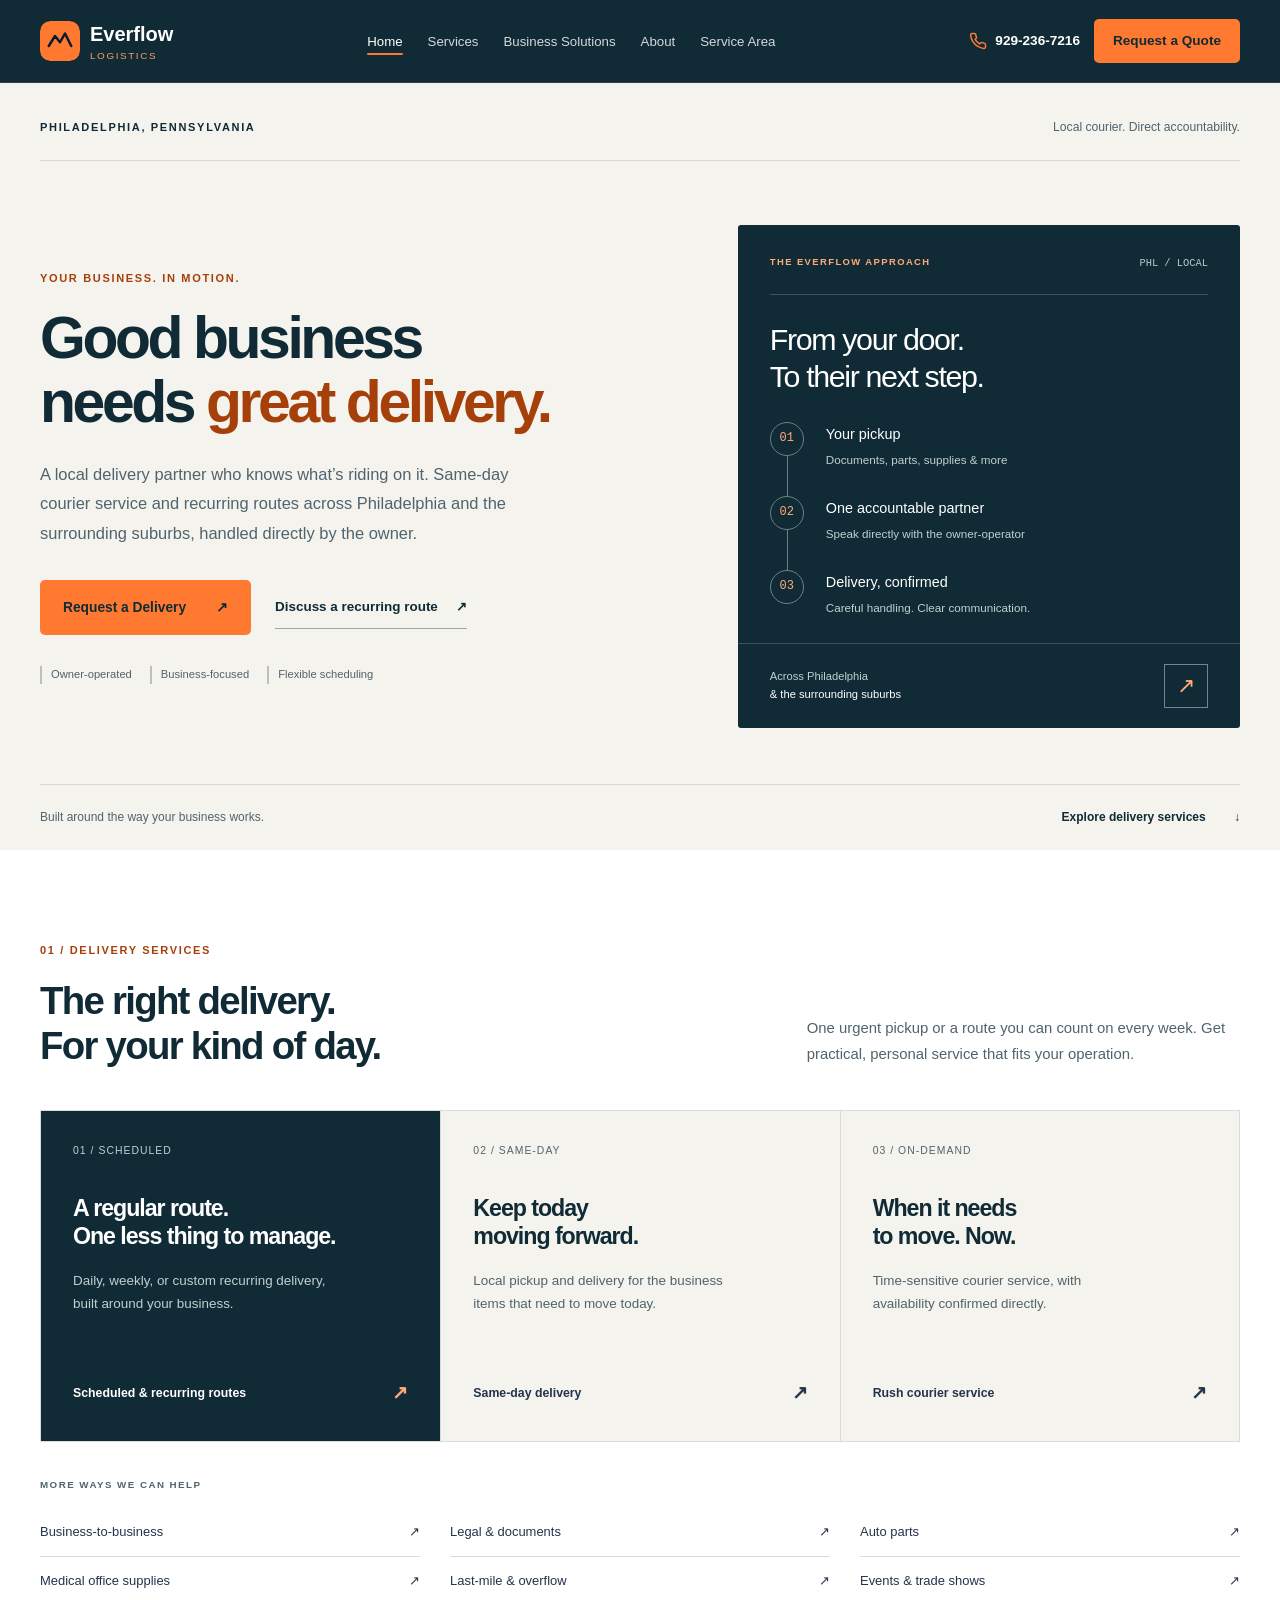
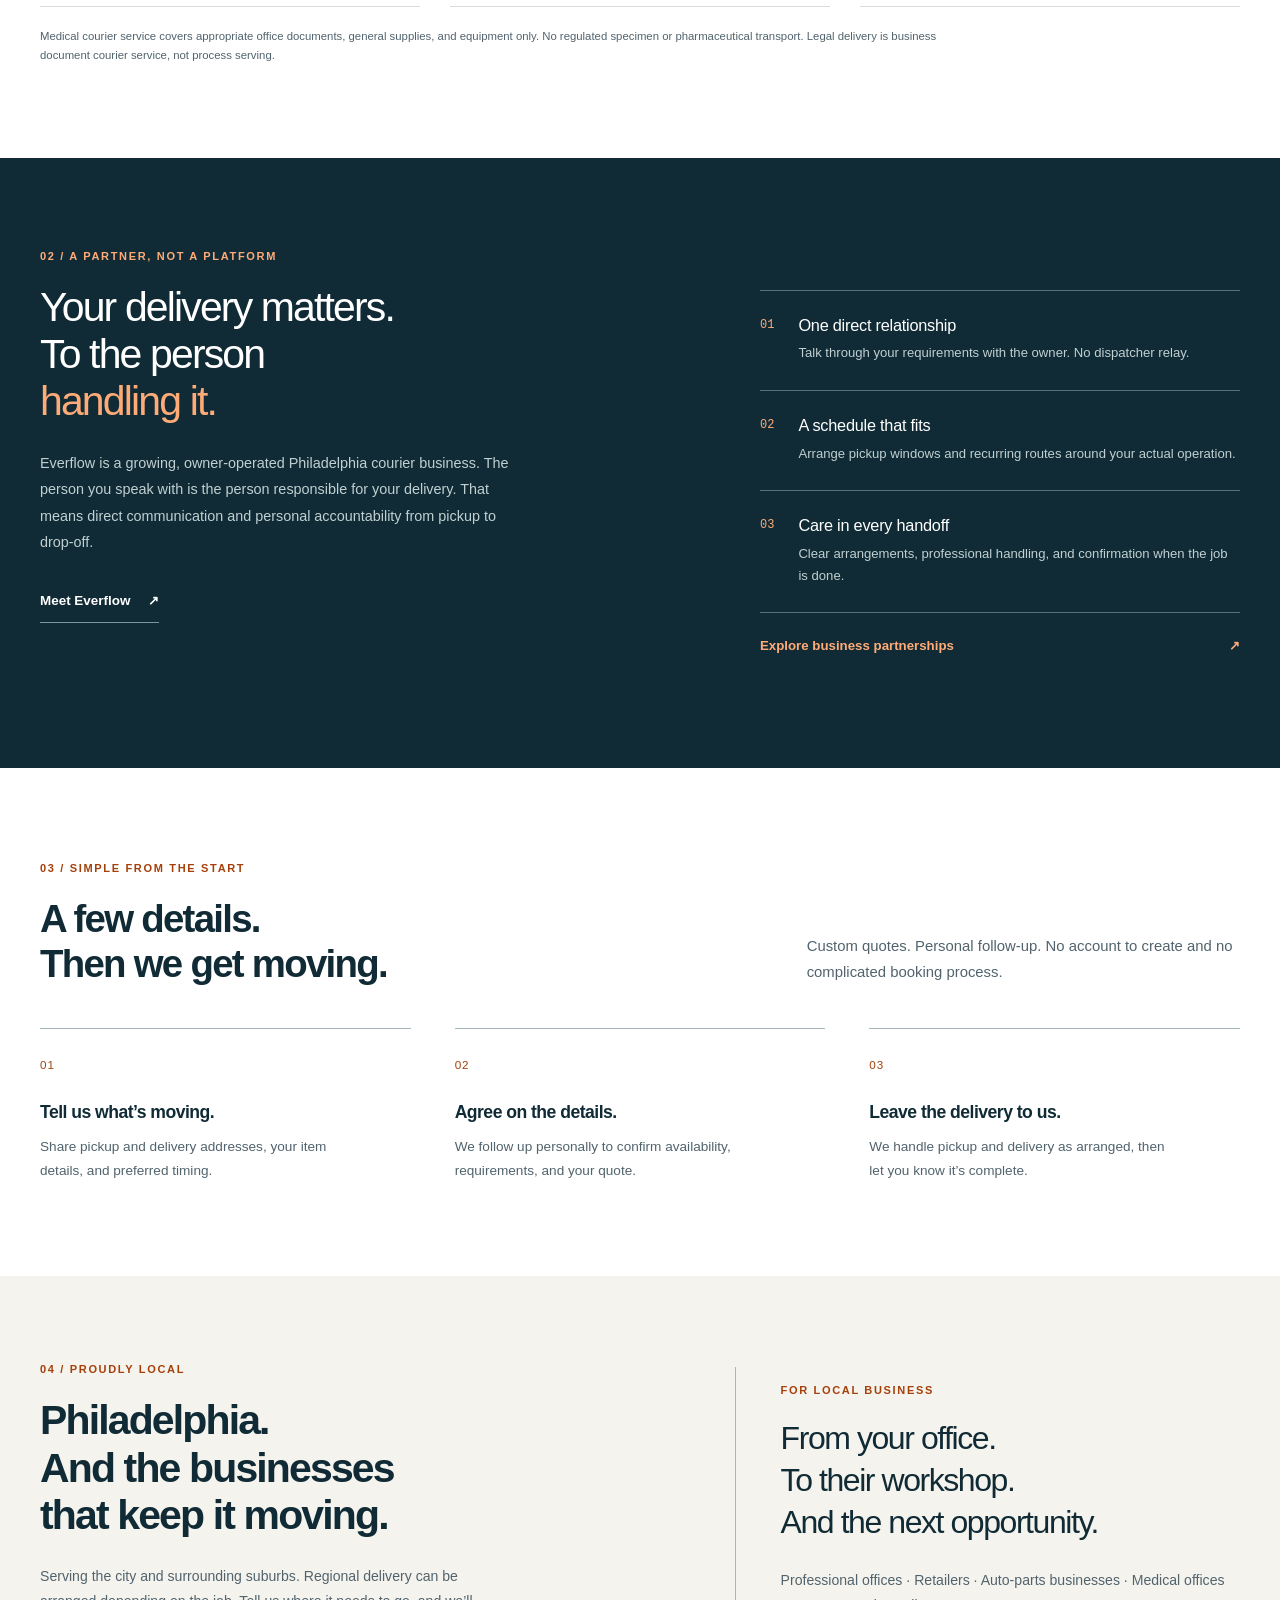
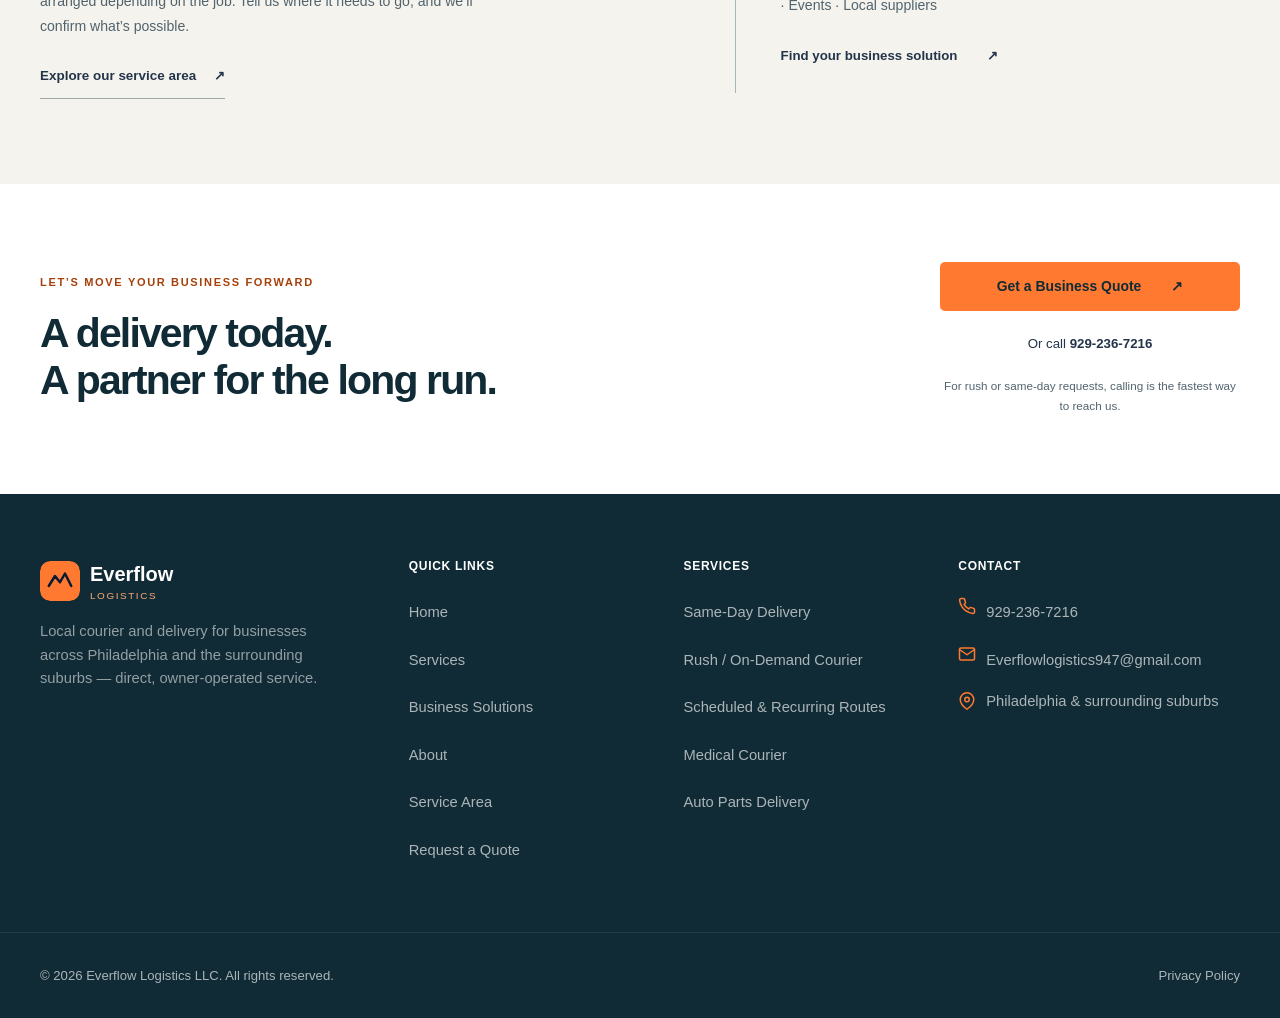
<file: index.html>
<!DOCTYPE html>
<html lang="en">
<head>
<meta charset="UTF-8">
<meta http-equiv="Content-Security-Policy" content="default-src 'self'; script-src 'self'; style-src 'self' 'unsafe-inline' https://fonts.googleapis.com; font-src 'self' https://fonts.gstatic.com; img-src 'self' data:; connect-src 'self' https://formspree.io; form-action https://formspree.io; base-uri 'self'; object-src 'none'">
<meta name="viewport" content="width=device-width, initial-scale=1.0">
<title>Everflow Logistics | Philadelphia Courier & Business Delivery</title>
<meta name="description" content="Everflow Logistics provides dependable same-day, rush, and scheduled courier delivery for businesses across Philadelphia and the surrounding suburbs — direct, personal service from the owner-operator handling your delivery.">
<meta property="og:type" content="website">
<meta property="og:site_name" content="Everflow Logistics">
<meta property="og:title" content="Everflow Logistics | Philadelphia Courier & Business Delivery">
<meta property="og:description" content="Same-day, rush, scheduled and recurring courier delivery for businesses across Philadelphia and the surrounding suburbs — direct, personal service from the owner-operator.">
<meta property="og:url" content="https://everflowdelivery.com/">
<meta property="og:image" content="https://everflowdelivery.com/images/cr-v-delivery-vehicle.webp">
<meta property="og:image:alt" content="Black Honda CR-V used by Everflow Logistics for local deliveries">
<meta name="twitter:card" content="summary_large_image">
<meta name="twitter:title" content="Everflow Logistics | Philadelphia Courier & Business Delivery">
<meta name="twitter:description" content="Same-day, rush, scheduled and recurring courier delivery for businesses across Philadelphia and the surrounding suburbs.">
<link rel="canonical" href="https://everflowdelivery.com/">
<link rel="icon" href="data:image/svg+xml,%3Csvg xmlns='http://www.w3.org/2000/svg' viewBox='0 0 64 64'%3E%3Crect width='64' height='64' rx='14' fill='%230a1a33'/%3E%3Cpath d='M14 40l10-16 8 10 8-14 10 20' stroke='%23ff7a30' stroke-width='4' fill='none' stroke-linecap='round' stroke-linejoin='round'/%3E%3C/svg%3E">
<link rel="preconnect" href="https://fonts.googleapis.com">
<link rel="preconnect" href="https://fonts.gstatic.com" crossorigin>
<link href="https://fonts.googleapis.com/css2?family=Sora:wght@500;600;700;800&family=Inter:wght@400;500;600;700&display=swap" rel="stylesheet">
<link rel="stylesheet" href="css/style.css?v=20261112">
<link rel="stylesheet" href="css/premium.css?v=20261112">
<meta name="referrer" content="strict-origin-when-cross-origin">
</head>
<body class="home-page">

<a href="#main-content" class="skip-link">Skip to main content</a>

<!-- ================= HEADER ================= -->
<header class="site-header">
  <div class="container">
    <a href="index.html" class="brand">
      <svg class="mark" aria-hidden="true" viewBox="0 0 64 64" fill="none">
        <rect width="64" height="64" rx="16" fill="#ff7a30"/>
        <path d="M14 40l10-16 8 10 8-14 10 20" stroke="#0a1a33" stroke-width="4" fill="none" stroke-linecap="round" stroke-linejoin="round"/>
      </svg>
      <span>Everflow<span class="sub">Logistics</span></span>
    </a>

    <nav class="main-nav" aria-label="Main navigation">
      <ul>
        <li><a href="index.html">Home</a></li>
        <li><a href="services.html">Services</a></li>
        <li><a href="business-solutions.html">Business Solutions</a></li>
        <li><a href="about.html">About</a></li>
        <li><a href="service-area.html">Service Area</a></li>
      </ul>
    </nav>

    <div class="header-actions">
      <a data-config="phone-href" href="tel:+19292367216" class="header-tel">
        <svg aria-hidden="true" viewBox="0 0 24 24" fill="none" stroke="currentColor" stroke-width="2" stroke-linecap="round" stroke-linejoin="round"><path d="M22 16.92v3a2 2 0 0 1-2.18 2 19.79 19.79 0 0 1-8.63-3.07 19.5 19.5 0 0 1-6-6 19.79 19.79 0 0 1-3.07-8.67A2 2 0 0 1 4.11 2h3a2 2 0 0 1 2 1.72c.127.96.361 1.903.7 2.81a2 2 0 0 1-.45 2.11L8.09 9.91a16 16 0 0 0 6 6l1.27-1.27a2 2 0 0 1 2.11-.45c.907.339 1.85.573 2.81.7A2 2 0 0 1 22 16.92z"/></svg>
        <span data-config="phone">929-236-7216</span>
      </a>
      <a href="contact.html" class="btn btn-primary btn-sm header-quote">Request a Quote</a>
      <a data-config="phone-href" href="tel:+19292367216" class="header-tel-mobile" aria-label="Call Everflow Logistics">
        <svg aria-hidden="true" viewBox="0 0 24 24" fill="none" stroke="currentColor" stroke-width="2" stroke-linecap="round" stroke-linejoin="round"><path d="M22 16.92v3a2 2 0 0 1-2.18 2 19.79 19.79 0 0 1-8.63-3.07 19.5 19.5 0 0 1-6-6 19.79 19.79 0 0 1-3.07-8.67A2 2 0 0 1 4.11 2h3a2 2 0 0 1 2 1.72c.127.96.361 1.903.7 2.81a2 2 0 0 1-.45 2.11L8.09 9.91a16 16 0 0 0 6 6l1.27-1.27a2 2 0 0 1 2.11-.45c.907.339 1.85.573 2.81.7A2 2 0 0 1 22 16.92z"/></svg>
      </a>
      <button class="nav-toggle" aria-label="Open menu">
        <svg aria-hidden="true" viewBox="0 0 24 24" fill="none" stroke="currentColor" stroke-width="2" stroke-linecap="round" stroke-linejoin="round"><line x1="3" y1="6" x2="21" y2="6"/><line x1="3" y1="12" x2="21" y2="12"/><line x1="3" y1="18" x2="21" y2="18"/></svg>
      </button>
    </div>
  </div>
</header>

<!-- Mobile nav drawer -->
<div class="mobile-nav">
  <div class="mobile-nav-top">
    <a href="index.html" class="brand">
      <svg class="mark" aria-hidden="true" viewBox="0 0 64 64" fill="none">
        <rect width="64" height="64" rx="16" fill="#ff7a30"/>
        <path d="M14 40l10-16 8 10 8-14 10 20" stroke="#0a1a33" stroke-width="4" fill="none" stroke-linecap="round" stroke-linejoin="round"/>
      </svg>
      <span>Everflow</span>
    </a>
    <button class="mobile-nav-close" aria-label="Close menu">
      <svg aria-hidden="true" viewBox="0 0 24 24" fill="none" stroke="currentColor" stroke-width="2" stroke-linecap="round" stroke-linejoin="round"><line x1="18" y1="6" x2="6" y2="18"/><line x1="6" y1="6" x2="18" y2="18"/></svg>
    </button>
  </div>
  <ul>
    <li><a href="index.html">Home</a></li>
    <li><a href="services.html">Services</a></li>
    <li><a href="business-solutions.html">Business Solutions</a></li>
    <li><a href="about.html">About</a></li>
    <li><a href="service-area.html">Service Area</a></li>
  </ul>
  <div class="mobile-nav-footer">
    <a data-config="phone-href" href="tel:+19292367216" class="header-tel">
      <svg aria-hidden="true" viewBox="0 0 24 24" fill="none" stroke="currentColor" stroke-width="2" stroke-linecap="round" stroke-linejoin="round"><path d="M22 16.92v3a2 2 0 0 1-2.18 2 19.79 19.79 0 0 1-8.63-3.07 19.5 19.5 0 0 1-6-6 19.79 19.79 0 0 1-3.07-8.67A2 2 0 0 1 4.11 2h3a2 2 0 0 1 2 1.72c.127.96.361 1.903.7 2.81a2 2 0 0 1-.45 2.11L8.09 9.91a16 16 0 0 0 6 6l1.27-1.27a2 2 0 0 1 2.11-.45c.907.339 1.85.573 2.81.7A2 2 0 0 1 22 16.92z"/></svg>
      <span data-config="phone">929-236-7216</span>
    </a>
    <a href="contact.html" class="btn btn-primary btn-block">Request a Quote</a>
  </div>
</div>

<main id="main-content">
  <section class="dispatch-hero">
    <div class="container">
      <div class="hero-location"><span class="eyebrow">Philadelphia, Pennsylvania</span><span>Local courier. Direct accountability.</span></div>
      <div class="dispatch-layout">
        <div class="dispatch-copy">
          <p class="eyebrow">Your business. In motion.</p>
          <h1>Good business<br>needs <em>great delivery.</em></h1>
          <p class="dispatch-intro">A local delivery partner who knows what’s riding on it. Same-day courier service and recurring routes across Philadelphia and the surrounding suburbs, handled directly by the owner.</p>
          <div class="dispatch-actions"><a class="btn btn-primary" href="contact.html">Request a Delivery <span aria-hidden="true">↗</span></a><a class="text-link" href="contact.html?type=recurring">Discuss a recurring route <span aria-hidden="true">↗</span></a></div>
          <div class="hero-assurance"><span>Owner-operated</span><span>Business-focused</span><span>Flexible scheduling</span></div>
        </div>
        <aside class="delivery-board" aria-labelledby="board-heading">
          <div class="board-top"><span class="eyebrow">The Everflow approach</span><span class="board-index">PHL / LOCAL</span></div>
          <h2 id="board-heading">From your door.<br>To their next step.</h2>
          <ol class="delivery-journey">
            <li><span class="journey-number">01</span><div><strong>Your pickup</strong><p>Documents, parts, supplies &amp; more</p></div></li>
            <li><span class="journey-number">02</span><div><strong>One accountable partner</strong><p>Speak directly with the owner-operator</p></div></li>
            <li><span class="journey-number">03</span><div><strong>Delivery, confirmed</strong><p>Careful handling. Clear communication.</p></div></li>
          </ol>
          <div class="board-bottom"><span>Across Philadelphia<br><strong>&amp; the surrounding suburbs</strong></span><a href="service-area.html" aria-label="Explore our Philadelphia service area">↗</a></div>
        </aside>
      </div>
      <div class="hero-footnote"><span>Built around the way your business works.</span><a href="#delivery-services">Explore delivery services <span aria-hidden="true">↓</span></a></div>
    </div>
  </section>

  <section class="editorial-section" id="delivery-services" aria-labelledby="services-heading">
    <div class="container">
      <div class="editorial-heading"><div><p class="eyebrow">01 / Delivery services</p><h2 id="services-heading">The right delivery.<br>For your kind of day.</h2></div><p>One urgent pickup or a route you can count on every week. Get practical, personal service that fits your operation.</p></div>
      <div class="delivery-services">
        <a class="delivery-service featured-service" href="services.html#recurring"><span class="service-number">01 / Scheduled</span><h3>A regular route.<br>One less thing to manage.</h3><p>Daily, weekly, or custom recurring delivery, built around your business.</p><span class="service-link">Scheduled &amp; recurring routes <span aria-hidden="true">↗</span></span></a>
        <a class="delivery-service" href="services.html#same-day"><span class="service-number">02 / Same-day</span><h3>Keep today<br>moving forward.</h3><p>Local pickup and delivery for the business items that need to move today.</p><span class="service-link">Same-day delivery <span aria-hidden="true">↗</span></span></a>
        <a class="delivery-service" href="services.html#rush"><span class="service-number">03 / On-demand</span><h3>When it needs<br>to move. Now.</h3><p>Time-sensitive courier service, with availability confirmed directly.</p><span class="service-link">Rush courier service <span aria-hidden="true">↗</span></span></a>
      </div>
      <div class="specialties"><span class="eyebrow">More ways we can help</span><div><a href="services.html#b2b">Business-to-business <span aria-hidden="true">↗</span></a><a href="services.html#document">Legal &amp; documents <span aria-hidden="true">↗</span></a><a href="services.html#auto-parts">Auto parts <span aria-hidden="true">↗</span></a><a href="services.html#medical">Medical office supplies <span aria-hidden="true">↗</span></a><a href="services.html#last-mile">Last-mile &amp; overflow <span aria-hidden="true">↗</span></a><a href="services.html#event">Events &amp; trade shows <span aria-hidden="true">↗</span></a></div><p class="scope-note">Medical courier service covers appropriate office documents, general supplies, and equipment only. No regulated specimen or pharmaceutical transport. Legal delivery is business document courier service, not process serving.</p></div>
    </div>
  </section>

  <section class="partnership-section" aria-labelledby="partnership-heading">
    <div class="container partnership-layout">
      <div><p class="eyebrow">02 / A partner, not a platform</p><h2 id="partnership-heading">Your delivery matters.<br>To the person<br><em>handling it.</em></h2><p>Everflow is a growing, owner-operated Philadelphia courier business. The person you speak with is the person responsible for your delivery. That means direct communication and personal accountability from pickup to drop-off.</p><a href="about.html" class="text-link">Meet Everflow <span aria-hidden="true">↗</span></a></div>
      <div class="partnership-details"><div><span>01</span><div><h3>One direct relationship</h3><p>Talk through your requirements with the owner. No dispatcher relay.</p></div></div><div><span>02</span><div><h3>A schedule that fits</h3><p>Arrange pickup windows and recurring routes around your actual operation.</p></div></div><div><span>03</span><div><h3>Care in every handoff</h3><p>Clear arrangements, professional handling, and confirmation when the job is done.</p></div></div><a href="business-solutions.html" class="partnership-cta">Explore business partnerships <span aria-hidden="true">↗</span></a></div>
    </div>
  </section>

  <section class="editorial-section" aria-labelledby="process-heading"><div class="container">
    <div class="editorial-heading"><div><p class="eyebrow">03 / Simple from the start</p><h2 id="process-heading">A few details.<br>Then we get moving.</h2></div><p>Custom quotes. Personal follow-up. No account to create and no complicated booking process.</p></div>
    <ol class="dispatch-process"><li><span>01</span><h3>Tell us what’s moving.</h3><p>Share pickup and delivery addresses, your item details, and preferred timing.</p></li><li><span>02</span><h3>Agree on the details.</h3><p>We follow up personally to confirm availability, requirements, and your quote.</p></li><li><span>03</span><h3>Leave the delivery to us.</h3><p>We handle pickup and delivery as arranged, then let you know it’s complete.</p></li></ol>
  </div></section>

  <section class="coverage-section" aria-labelledby="coverage-heading"><div class="container coverage-layout"><div><p class="eyebrow">04 / Proudly local</p><h2 id="coverage-heading">Philadelphia.<br>And the businesses<br>that keep it moving.</h2><p>Serving the city and surrounding suburbs. Regional delivery can be arranged depending on the job. Tell us where it needs to go, and we’ll confirm what’s possible.</p><a class="text-link" href="service-area.html">Explore our service area <span aria-hidden="true">↗</span></a></div><div class="coverage-detail"><p class="eyebrow">For local business</p><h3>From your office.<br>To their workshop.<br>And the next opportunity.</h3><p>Professional offices · Retailers · Auto-parts businesses · Medical offices · Events · Local suppliers</p><a href="business-solutions.html">Find your business solution <span aria-hidden="true">↗</span></a></div></div></section>

  <section class="closing-section"><div class="container"><div><p class="eyebrow">Let’s move your business forward</p><h2>A delivery today.<br>A partner for the long run.</h2></div><div class="closing-actions"><a class="btn btn-primary" href="contact.html">Get a Business Quote <span aria-hidden="true">↗</span></a><a data-config="phone-href" href="tel:+19292367216" class="closing-phone">Or call <span data-config="phone">929-236-7216</span></a><p>For rush or same-day requests, calling is the fastest way to reach us.</p></div></div></section>
</main>

<!-- ================= FOOTER ================= -->
<footer class="site-footer">
  <div class="container footer-top">
    <div class="footer-brand">
      <a href="index.html" class="brand">
        <svg class="mark" aria-hidden="true" viewBox="0 0 64 64" fill="none">
          <rect width="64" height="64" rx="16" fill="#ff7a30"/>
          <path d="M14 40l10-16 8 10 8-14 10 20" stroke="#0a1a33" stroke-width="4" fill="none" stroke-linecap="round" stroke-linejoin="round"/>
        </svg>
        <span>Everflow<span class="sub">Logistics</span></span>
      </a>
      <p>Local courier and delivery for businesses across Philadelphia and the surrounding suburbs — direct, owner-operated service.</p>
    </div>

    <div class="footer-col">
      <h2 class="footer-heading">Quick Links</h2>
      <ul>
        <li><a href="index.html">Home</a></li>
        <li><a href="services.html">Services</a></li>
        <li><a href="business-solutions.html">Business Solutions</a></li>
        <li><a href="about.html">About</a></li>
        <li><a href="service-area.html">Service Area</a></li>
        <li><a href="contact.html">Request a Quote</a></li>
      </ul>
    </div>

    <div class="footer-col">
      <h2 class="footer-heading">Services</h2>
      <ul>
        <li><a href="services.html#same-day">Same-Day Delivery</a></li>
        <li><a href="services.html#rush">Rush / On-Demand Courier</a></li>
        <li><a href="services.html#recurring">Scheduled &amp; Recurring Routes</a></li>
        <li><a href="services.html#medical">Medical Courier</a></li>
        <li><a href="services.html#auto-parts">Auto Parts Delivery</a></li>
      </ul>
    </div>

    <div class="footer-col">
      <h2 class="footer-heading">Contact</h2>
      <ul class="footer-contact">
        <li>
          <svg aria-hidden="true" viewBox="0 0 24 24" fill="none" stroke="currentColor" stroke-width="2" stroke-linecap="round" stroke-linejoin="round"><path d="M22 16.92v3a2 2 0 0 1-2.18 2 19.79 19.79 0 0 1-8.63-3.07 19.5 19.5 0 0 1-6-6 19.79 19.79 0 0 1-3.07-8.67A2 2 0 0 1 4.11 2h3a2 2 0 0 1 2 1.72c.127.96.361 1.903.7 2.81a2 2 0 0 1-.45 2.11L8.09 9.91a16 16 0 0 0 6 6l1.27-1.27a2 2 0 0 1 2.11-.45c.907.339 1.85.573 2.81.7A2 2 0 0 1 22 16.92z"/></svg>
          <a data-config="phone-href" href="tel:+19292367216"><span data-config="phone">929-236-7216</span></a>
        </li>
        <li>
          <svg aria-hidden="true" viewBox="0 0 24 24" fill="none" stroke="currentColor" stroke-width="2" stroke-linecap="round" stroke-linejoin="round"><path d="M4 4h16c1.1 0 2 .9 2 2v12c0 1.1-.9 2-2 2H4c-1.1 0-2-.9-2-2V6c0-1.1.9-2 2-2z"/><polyline points="22 6 12 13 2 6"/></svg>
          <a data-config="email-href" href="mailto:Everflowlogistics947@gmail.com"><span data-config="email">Everflowlogistics947@gmail.com</span></a>
        </li>
        <li>
          <svg aria-hidden="true" viewBox="0 0 24 24" fill="none" stroke="currentColor" stroke-width="2" stroke-linecap="round" stroke-linejoin="round"><path d="M21 10c0 7-9 13-9 13s-9-6-9-13a9 9 0 0 1 18 0z"/><circle cx="12" cy="10" r="3"/></svg>
          <span>Philadelphia &amp; surrounding suburbs</span>
        </li>
      </ul>
    </div>
  </div>

  <div class="container footer-bottom">
    <span>&copy; <span id="year"></span> Everflow Logistics LLC. All rights reserved.</span>
  </div>
</footer>

<button class="back-to-top" aria-label="Back to top">
  <svg aria-hidden="true" viewBox="0 0 24 24" fill="none" stroke="currentColor" stroke-width="2" stroke-linecap="round" stroke-linejoin="round"><line x1="12" y1="19" x2="12" y2="5"/><polyline points="5 12 12 5 19 12"/></svg>
</button>

<script src="js/site-config.js?v=20261112"></script>
<script src="js/script.js?v=20261112"></script>
</body>
</html>
</file>
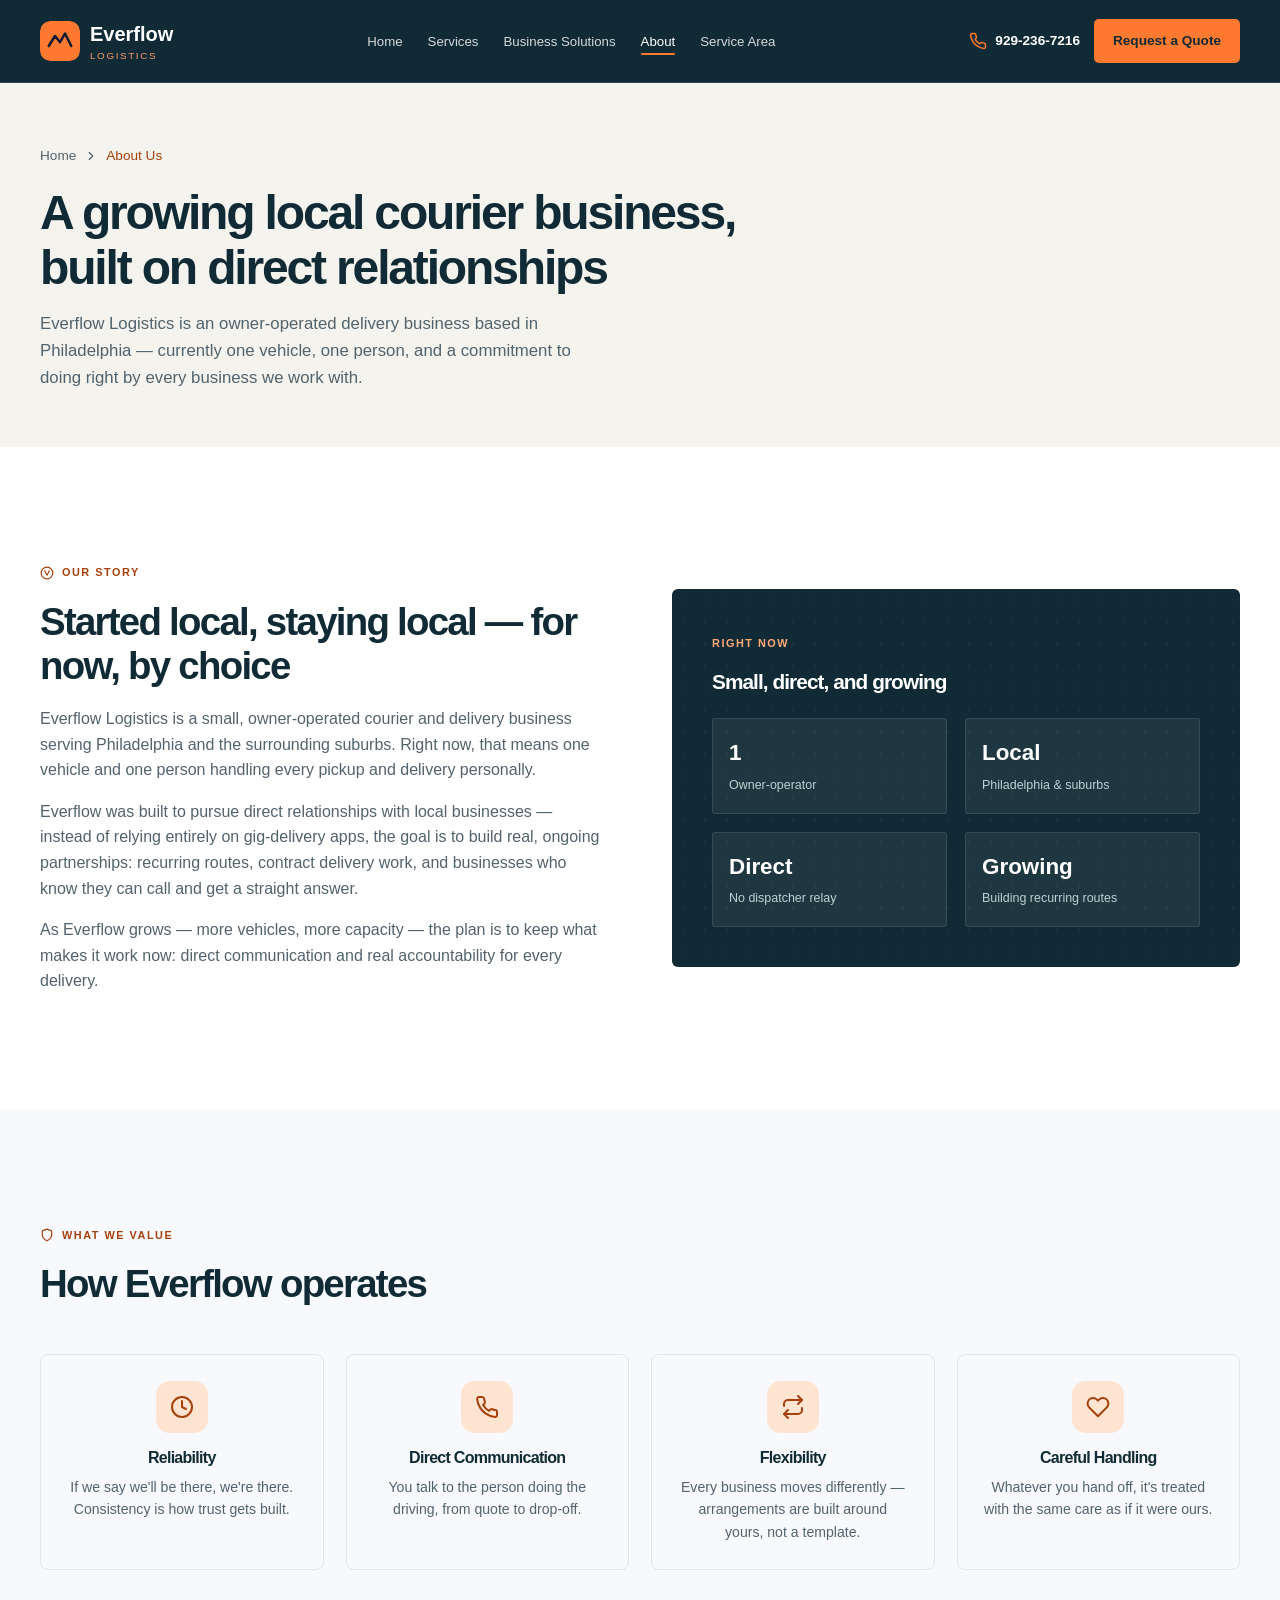
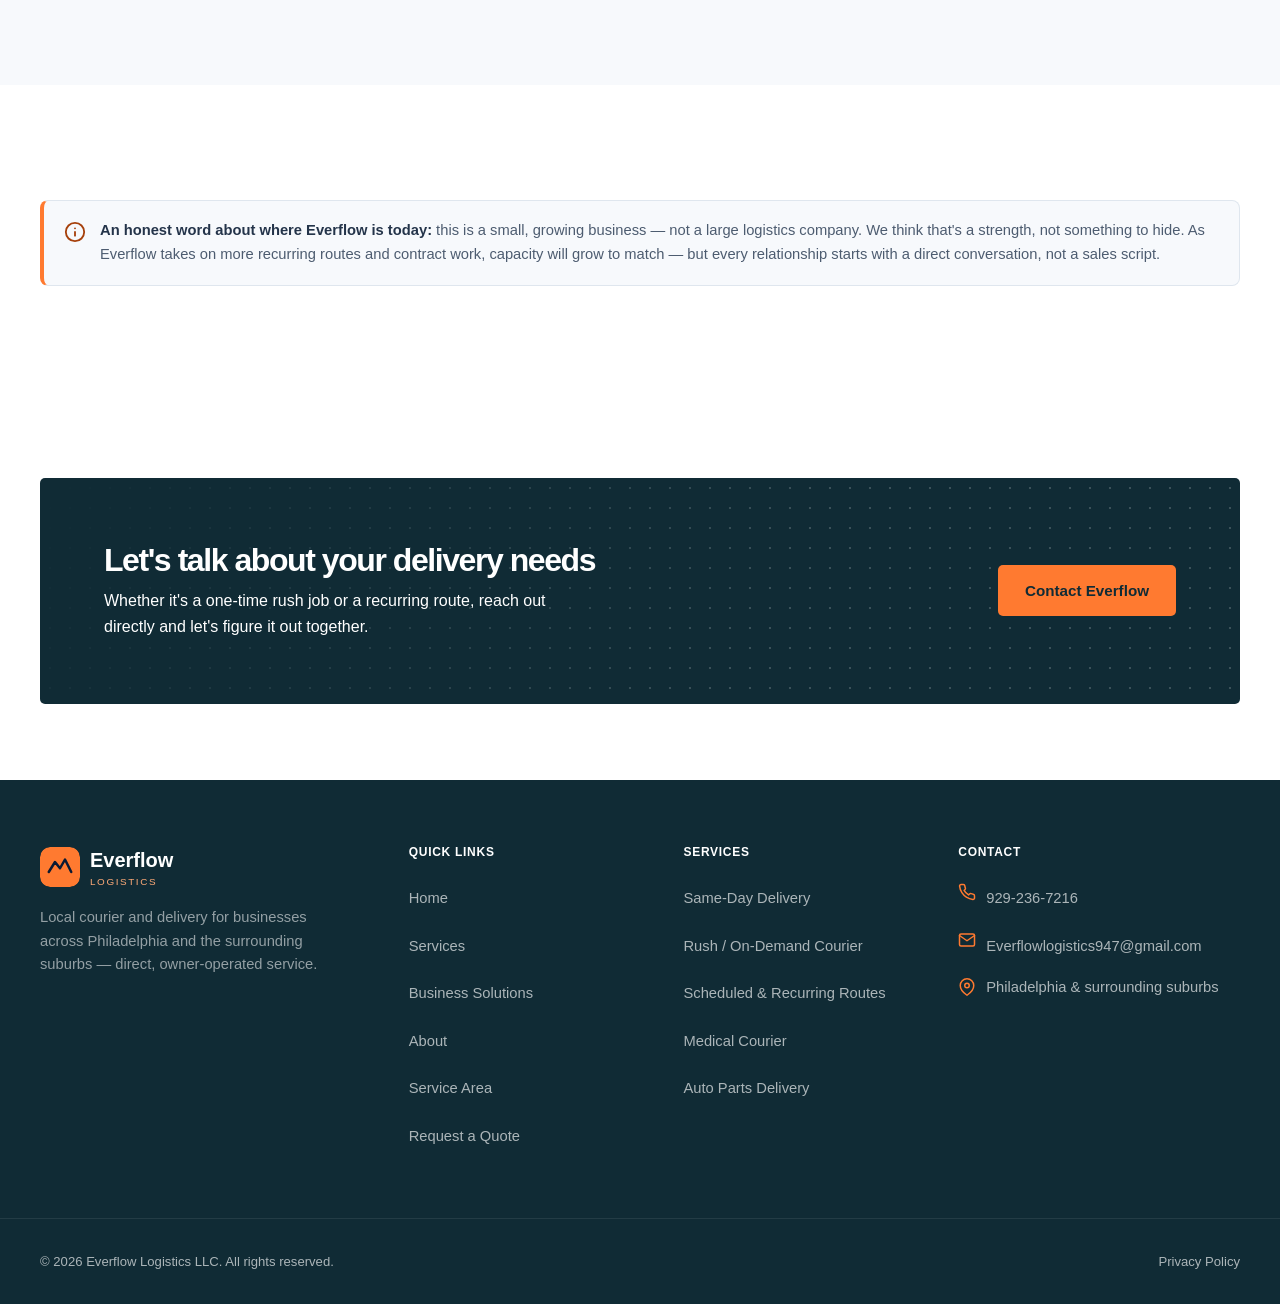
<file: about.html>
<!DOCTYPE html>
<html lang="en">
<head>
<meta charset="UTF-8">
<meta http-equiv="Content-Security-Policy" content="default-src 'self'; script-src 'self'; style-src 'self' 'unsafe-inline' https://fonts.googleapis.com; font-src 'self' https://fonts.gstatic.com; img-src 'self' data:; connect-src 'self' https://formspree.io; form-action https://formspree.io; base-uri 'self'; object-src 'none'">
<meta name="viewport" content="width=device-width, initial-scale=1.0">
<title>About Us | Everflow Logistics</title>
<meta name="description" content="Everflow Logistics is an owner-operated courier and delivery business based in Philadelphia, focused on dependable service and long-term business relationships.">
<meta property="og:type" content="website">
<meta property="og:site_name" content="Everflow Logistics">
<meta property="og:title" content="About Us | Everflow Logistics">
<meta property="og:description" content="An owner-operated courier and delivery business based in Philadelphia, focused on dependable service and long-term business relationships.">
<meta property="og:url" content="https://everflowdelivery.com/about.html">
<meta property="og:image" content="https://everflowdelivery.com/images/cr-v-delivery-vehicle.webp">
<meta property="og:image:alt" content="Black Honda CR-V used by Everflow Logistics for local deliveries">
<meta name="twitter:card" content="summary_large_image">
<meta name="twitter:title" content="About Us | Everflow Logistics">
<meta name="twitter:description" content="An owner-operated courier and delivery business based in Philadelphia.">
<link rel="canonical" href="https://everflowdelivery.com/about.html">
<link rel="icon" href="data:image/svg+xml,%3Csvg xmlns='http://www.w3.org/2000/svg' viewBox='0 0 64 64'%3E%3Crect width='64' height='64' rx='14' fill='%230a1a33'/%3E%3Cpath d='M14 40l10-16 8 10 8-14 10 20' stroke='%23ff7a30' stroke-width='4' fill='none' stroke-linecap='round' stroke-linejoin='round'/%3E%3C/svg%3E">
<link rel="preconnect" href="https://fonts.googleapis.com">
<link rel="preconnect" href="https://fonts.gstatic.com" crossorigin>
<link href="https://fonts.googleapis.com/css2?family=Sora:wght@500;600;700;800&family=Inter:wght@400;500;600;700&display=swap" rel="stylesheet">
<link rel="stylesheet" href="css/style.css?v=20261112">
<link rel="stylesheet" href="css/premium.css?v=20261112">
<meta name="referrer" content="strict-origin-when-cross-origin">
</head>
<body>

<a href="#main-content" class="skip-link">Skip to main content</a>

<!-- ================= HEADER ================= -->
<header class="site-header">
  <div class="container">
    <a href="index.html" class="brand">
      <svg class="mark" aria-hidden="true" viewBox="0 0 64 64" fill="none">
        <rect width="64" height="64" rx="16" fill="#ff7a30"/>
        <path d="M14 40l10-16 8 10 8-14 10 20" stroke="#0a1a33" stroke-width="4" fill="none" stroke-linecap="round" stroke-linejoin="round"/>
      </svg>
      <span>Everflow<span class="sub">Logistics</span></span>
    </a>
    <nav class="main-nav" aria-label="Main navigation">
      <ul>
        <li><a href="index.html">Home</a></li>
        <li><a href="services.html">Services</a></li>
        <li><a href="business-solutions.html">Business Solutions</a></li>
        <li><a href="about.html">About</a></li>
        <li><a href="service-area.html">Service Area</a></li>
      </ul>
    </nav>
    <div class="header-actions">
      <a data-config="phone-href" href="tel:+19292367216" class="header-tel">
        <svg aria-hidden="true" viewBox="0 0 24 24" fill="none" stroke="currentColor" stroke-width="2" stroke-linecap="round" stroke-linejoin="round"><path d="M22 16.92v3a2 2 0 0 1-2.18 2 19.79 19.79 0 0 1-8.63-3.07 19.5 19.5 0 0 1-6-6 19.79 19.79 0 0 1-3.07-8.67A2 2 0 0 1 4.11 2h3a2 2 0 0 1 2 1.72c.127.96.361 1.903.7 2.81a2 2 0 0 1-.45 2.11L8.09 9.91a16 16 0 0 0 6 6l1.27-1.27a2 2 0 0 1 2.11-.45c.907.339 1.85.573 2.81.7A2 2 0 0 1 22 16.92z"/></svg>
        <span data-config="phone">929-236-7216</span>
      </a>
      <a href="contact.html" class="btn btn-primary btn-sm header-quote">Request a Quote</a>
      <a data-config="phone-href" href="tel:+19292367216" class="header-tel-mobile" aria-label="Call Everflow Logistics">
        <svg aria-hidden="true" viewBox="0 0 24 24" fill="none" stroke="currentColor" stroke-width="2" stroke-linecap="round" stroke-linejoin="round"><path d="M22 16.92v3a2 2 0 0 1-2.18 2 19.79 19.79 0 0 1-8.63-3.07 19.5 19.5 0 0 1-6-6 19.79 19.79 0 0 1-3.07-8.67A2 2 0 0 1 4.11 2h3a2 2 0 0 1 2 1.72c.127.96.361 1.903.7 2.81a2 2 0 0 1-.45 2.11L8.09 9.91a16 16 0 0 0 6 6l1.27-1.27a2 2 0 0 1 2.11-.45c.907.339 1.85.573 2.81.7A2 2 0 0 1 22 16.92z"/></svg>
      </a>
      <button class="nav-toggle" aria-label="Open menu">
        <svg aria-hidden="true" viewBox="0 0 24 24" fill="none" stroke="currentColor" stroke-width="2" stroke-linecap="round" stroke-linejoin="round"><line x1="3" y1="6" x2="21" y2="6"/><line x1="3" y1="12" x2="21" y2="12"/><line x1="3" y1="18" x2="21" y2="18"/></svg>
      </button>
    </div>
  </div>
</header>

<div class="mobile-nav">
  <div class="mobile-nav-top">
    <a href="index.html" class="brand">
      <svg class="mark" aria-hidden="true" viewBox="0 0 64 64" fill="none">
        <rect width="64" height="64" rx="16" fill="#ff7a30"/>
        <path d="M14 40l10-16 8 10 8-14 10 20" stroke="#0a1a33" stroke-width="4" fill="none" stroke-linecap="round" stroke-linejoin="round"/>
      </svg>
      <span>Everflow</span>
    </a>
    <button class="mobile-nav-close" aria-label="Close menu">
      <svg aria-hidden="true" viewBox="0 0 24 24" fill="none" stroke="currentColor" stroke-width="2" stroke-linecap="round" stroke-linejoin="round"><line x1="18" y1="6" x2="6" y2="18"/><line x1="6" y1="6" x2="18" y2="18"/></svg>
    </button>
  </div>
  <ul>
    <li><a href="index.html">Home</a></li>
    <li><a href="services.html">Services</a></li>
    <li><a href="business-solutions.html">Business Solutions</a></li>
    <li><a href="about.html">About</a></li>
    <li><a href="service-area.html">Service Area</a></li>
  </ul>
  <div class="mobile-nav-footer">
    <a data-config="phone-href" href="tel:+19292367216" class="header-tel">
      <svg aria-hidden="true" viewBox="0 0 24 24" fill="none" stroke="currentColor" stroke-width="2" stroke-linecap="round" stroke-linejoin="round"><path d="M22 16.92v3a2 2 0 0 1-2.18 2 19.79 19.79 0 0 1-8.63-3.07 19.5 19.5 0 0 1-6-6 19.79 19.79 0 0 1-3.07-8.67A2 2 0 0 1 4.11 2h3a2 2 0 0 1 2 1.72c.127.96.361 1.903.7 2.81a2 2 0 0 1-.45 2.11L8.09 9.91a16 16 0 0 0 6 6l1.27-1.27a2 2 0 0 1 2.11-.45c.907.339 1.85.573 2.81.7A2 2 0 0 1 22 16.92z"/></svg>
      <span data-config="phone">929-236-7216</span>
    </a>
    <a href="contact.html" class="btn btn-primary btn-block">Request a Quote</a>
  </div>
</div>

<main id="main-content">
  <!-- ================= PAGE HERO ================= -->
  <section class="page-hero">
    <div class="hero-grid-bg"></div>
    <div class="container">
      <div class="breadcrumb">
        <a href="index.html">Home</a>
        <svg aria-hidden="true" viewBox="0 0 24 24" fill="none" stroke="currentColor" stroke-width="2" stroke-linecap="round" stroke-linejoin="round"><polyline points="9 18 15 12 9 6"/></svg>
        <span class="current">About Us</span>
      </div>
      <h1>A growing local courier business, built on direct relationships</h1>
      <p class="lead">Everflow Logistics is an owner-operated delivery business based in Philadelphia — currently one vehicle, one person, and a commitment to doing right by every business we work with.</p>
    </div>
  </section>

  <!-- ================= STORY ================= -->
  <section class="section-pad">
    <div class="container">
      <div class="split">
        <div data-reveal>
          <div class="kicker">
            <svg aria-hidden="true" viewBox="0 0 24 24" fill="none" stroke="currentColor" stroke-width="2" stroke-linecap="round" stroke-linejoin="round"><circle cx="12" cy="12" r="10"/><path d="M16 8l-4 8-4-8"/></svg>
            Our story
          </div>
          <h2 style="font-size:clamp(1.8rem,3vw,2.4rem);margin-bottom:18px;">Started local, staying local — for now, by choice</h2>
          <p style="color:var(--gray-500);margin-bottom:16px;">Everflow Logistics is a small, owner-operated courier and delivery business serving Philadelphia and the surrounding suburbs. Right now, that means one vehicle and one person handling every pickup and delivery personally.</p>
          <p style="color:var(--gray-500);margin-bottom:16px;">Everflow was built to pursue direct relationships with local businesses — instead of relying entirely on gig-delivery apps, the goal is to build real, ongoing partnerships: recurring routes, contract delivery work, and businesses who know they can call and get a straight answer.</p>
          <p style="color:var(--gray-500);">As Everflow grows — more vehicles, more capacity — the plan is to keep what makes it work now: direct communication and real accountability for every delivery.</p>
        </div>
        <div class="split-visual" data-reveal>
          <div class="panel-card">
            <div class="kicker on-dark">Right Now</div>
            <h3 style="color:#fff;font-size:1.3rem;">Small, direct, and growing</h3>
            <div class="mini-stats">
              <div class="box"><b>1</b><span>Owner-operator</span></div>
              <div class="box"><b>Local</b><span>Philadelphia &amp; suburbs</span></div>
              <div class="box"><b>Direct</b><span>No dispatcher relay</span></div>
              <div class="box"><b>Growing</b><span>Building recurring routes</span></div>
            </div>
          </div>
        </div>
      </div>
    </div>
  </section>

  <!-- ================= VALUES ================= -->
  <section class="section-pad" style="background:var(--gray-50);">
    <div class="container">
      <div class="section-head center" data-reveal>
        <div class="kicker">
          <svg aria-hidden="true" viewBox="0 0 24 24" fill="none" stroke="currentColor" stroke-width="2" stroke-linecap="round" stroke-linejoin="round"><path d="M12 22s8-4 8-10V5l-8-3-8 3v7c0 6 8 10 8 10z"/></svg>
          What we value
        </div>
        <h2>How Everflow operates</h2>
      </div>

      <div class="value-grid">
        <div class="value-card" data-reveal>
          <div class="ic">
            <svg aria-hidden="true" viewBox="0 0 24 24" fill="none" stroke="currentColor" stroke-width="2" stroke-linecap="round" stroke-linejoin="round"><circle cx="12" cy="12" r="10"/><polyline points="12 6 12 12 16 14"/></svg>
          </div>
          <h3>Reliability</h3>
          <p>If we say we'll be there, we're there. Consistency is how trust gets built.</p>
        </div>
        <div class="value-card" data-reveal>
          <div class="ic">
            <svg aria-hidden="true" viewBox="0 0 24 24" fill="none" stroke="currentColor" stroke-width="2" stroke-linecap="round" stroke-linejoin="round"><path d="M22 16.92v3a2 2 0 0 1-2.18 2 19.79 19.79 0 0 1-8.63-3.07 19.5 19.5 0 0 1-6-6 19.79 19.79 0 0 1-3.07-8.67A2 2 0 0 1 4.11 2h3a2 2 0 0 1 2 1.72c.127.96.361 1.903.7 2.81a2 2 0 0 1-.45 2.11L8.09 9.91a16 16 0 0 0 6 6l1.27-1.27a2 2 0 0 1 2.11-.45c.907.339 1.85.573 2.81.7A2 2 0 0 1 22 16.92z"/></svg>
          </div>
          <h3>Direct Communication</h3>
          <p>You talk to the person doing the driving, from quote to drop-off.</p>
        </div>
        <div class="value-card" data-reveal>
          <div class="ic">
            <svg aria-hidden="true" viewBox="0 0 24 24" fill="none" stroke="currentColor" stroke-width="2" stroke-linecap="round" stroke-linejoin="round"><path d="M17 1l4 4-4 4"/><path d="M3 11V9a4 4 0 0 1 4-4h14"/><path d="M7 23l-4-4 4-4"/><path d="M21 13v2a4 4 0 0 1-4 4H3"/></svg>
          </div>
          <h3>Flexibility</h3>
          <p>Every business moves differently — arrangements are built around yours, not a template.</p>
        </div>
        <div class="value-card" data-reveal>
          <div class="ic">
            <svg aria-hidden="true" viewBox="0 0 24 24" fill="none" stroke="currentColor" stroke-width="2" stroke-linecap="round" stroke-linejoin="round"><path d="M20.8 4.6a5.5 5.5 0 0 0-7.8 0L12 5.7l-1-1.1a5.5 5.5 0 0 0-7.8 7.8l1 1.1L12 21.2l7.8-7.8 1-1.1a5.5 5.5 0 0 0 0-7.7z"/></svg>
          </div>
          <h3>Careful Handling</h3>
          <p>Whatever you hand off, it's treated with the same care as if it were ours.</p>
        </div>
      </div>
    </div>
  </section>

  <!-- ================= HONEST NOTE ================= -->
  <section class="section-pad">
    <div class="container">
      <div class="note-box" data-reveal>
        <svg class="ic" aria-hidden="true" viewBox="0 0 24 24" fill="none" stroke="currentColor" stroke-width="2" stroke-linecap="round" stroke-linejoin="round"><circle cx="12" cy="12" r="10"/><line x1="12" y1="16" x2="12" y2="12"/><line x1="12" y1="8" x2="12.01" y2="8"/></svg>
        <p><strong>An honest word about where Everflow is today:</strong> this is a small, growing business — not a large logistics company. We think that's a strength, not something to hide. As Everflow takes on more recurring routes and contract work, capacity will grow to match — but every relationship starts with a direct conversation, not a sales script.</p>
      </div>
    </div>
  </section>

  <!-- ================= CTA ================= -->
  <section class="section-pad-sm">
    <div class="container">
      <div class="cta-banner" data-reveal>
        <div>
          <h2>Let's talk about your delivery needs</h2>
          <p>Whether it's a one-time rush job or a recurring route, reach out directly and let's figure it out together.</p>
        </div>
        <div class="cta-actions">
          <a href="contact.html" class="btn btn-dark">Contact Everflow</a>
        </div>
      </div>
    </div>
  </section>
</main>

<!-- ================= FOOTER ================= -->
<footer class="site-footer">
  <div class="container footer-top">
    <div class="footer-brand">
      <a href="index.html" class="brand">
        <svg class="mark" aria-hidden="true" viewBox="0 0 64 64" fill="none">
          <rect width="64" height="64" rx="16" fill="#ff7a30"/>
          <path d="M14 40l10-16 8 10 8-14 10 20" stroke="#0a1a33" stroke-width="4" fill="none" stroke-linecap="round" stroke-linejoin="round"/>
        </svg>
        <span>Everflow<span class="sub">Logistics</span></span>
      </a>
      <p>Local courier and delivery for businesses across Philadelphia and the surrounding suburbs — direct, owner-operated service.</p>
    </div>
    <div class="footer-col">
      <h2 class="footer-heading">Quick Links</h2>
      <ul>
        <li><a href="index.html">Home</a></li>
        <li><a href="services.html">Services</a></li>
        <li><a href="business-solutions.html">Business Solutions</a></li>
        <li><a href="about.html">About</a></li>
        <li><a href="service-area.html">Service Area</a></li>
        <li><a href="contact.html">Request a Quote</a></li>
      </ul>
    </div>
    <div class="footer-col">
      <h2 class="footer-heading">Services</h2>
      <ul>
        <li><a href="services.html#same-day">Same-Day Delivery</a></li>
        <li><a href="services.html#rush">Rush / On-Demand Courier</a></li>
        <li><a href="services.html#recurring">Scheduled &amp; Recurring Routes</a></li>
        <li><a href="services.html#medical">Medical Courier</a></li>
        <li><a href="services.html#auto-parts">Auto Parts Delivery</a></li>
      </ul>
    </div>
    <div class="footer-col">
      <h2 class="footer-heading">Contact</h2>
      <ul class="footer-contact">
        <li>
          <svg aria-hidden="true" viewBox="0 0 24 24" fill="none" stroke="currentColor" stroke-width="2" stroke-linecap="round" stroke-linejoin="round"><path d="M22 16.92v3a2 2 0 0 1-2.18 2 19.79 19.79 0 0 1-8.63-3.07 19.5 19.5 0 0 1-6-6 19.79 19.79 0 0 1-3.07-8.67A2 2 0 0 1 4.11 2h3a2 2 0 0 1 2 1.72c.127.96.361 1.903.7 2.81a2 2 0 0 1-.45 2.11L8.09 9.91a16 16 0 0 0 6 6l1.27-1.27a2 2 0 0 1 2.11-.45c.907.339 1.85.573 2.81.7A2 2 0 0 1 22 16.92z"/></svg>
          <a data-config="phone-href" href="tel:+19292367216"><span data-config="phone">929-236-7216</span></a>
        </li>
        <li>
          <svg aria-hidden="true" viewBox="0 0 24 24" fill="none" stroke="currentColor" stroke-width="2" stroke-linecap="round" stroke-linejoin="round"><path d="M4 4h16c1.1 0 2 .9 2 2v12c0 1.1-.9 2-2 2H4c-1.1 0-2-.9-2-2V6c0-1.1.9-2 2-2z"/><polyline points="22 6 12 13 2 6"/></svg>
          <a data-config="email-href" href="mailto:Everflowlogistics947@gmail.com"><span data-config="email">Everflowlogistics947@gmail.com</span></a>
        </li>
        <li>
          <svg aria-hidden="true" viewBox="0 0 24 24" fill="none" stroke="currentColor" stroke-width="2" stroke-linecap="round" stroke-linejoin="round"><path d="M21 10c0 7-9 13-9 13s-9-6-9-13a9 9 0 0 1 18 0z"/><circle cx="12" cy="10" r="3"/></svg>
          <span>Philadelphia &amp; surrounding suburbs</span>
        </li>
      </ul>
    </div>
  </div>
  <div class="container footer-bottom">
    <span>&copy; <span id="year"></span> Everflow Logistics LLC. All rights reserved.</span>
  </div>
</footer>

<button class="back-to-top" aria-label="Back to top">
  <svg aria-hidden="true" viewBox="0 0 24 24" fill="none" stroke="currentColor" stroke-width="2" stroke-linecap="round" stroke-linejoin="round"><line x1="12" y1="19" x2="12" y2="5"/><polyline points="5 12 12 5 19 12"/></svg>
</button>

<script src="js/site-config.js?v=20261112"></script>
<script src="js/script.js?v=20261112"></script>
</body>
</html>
</file>
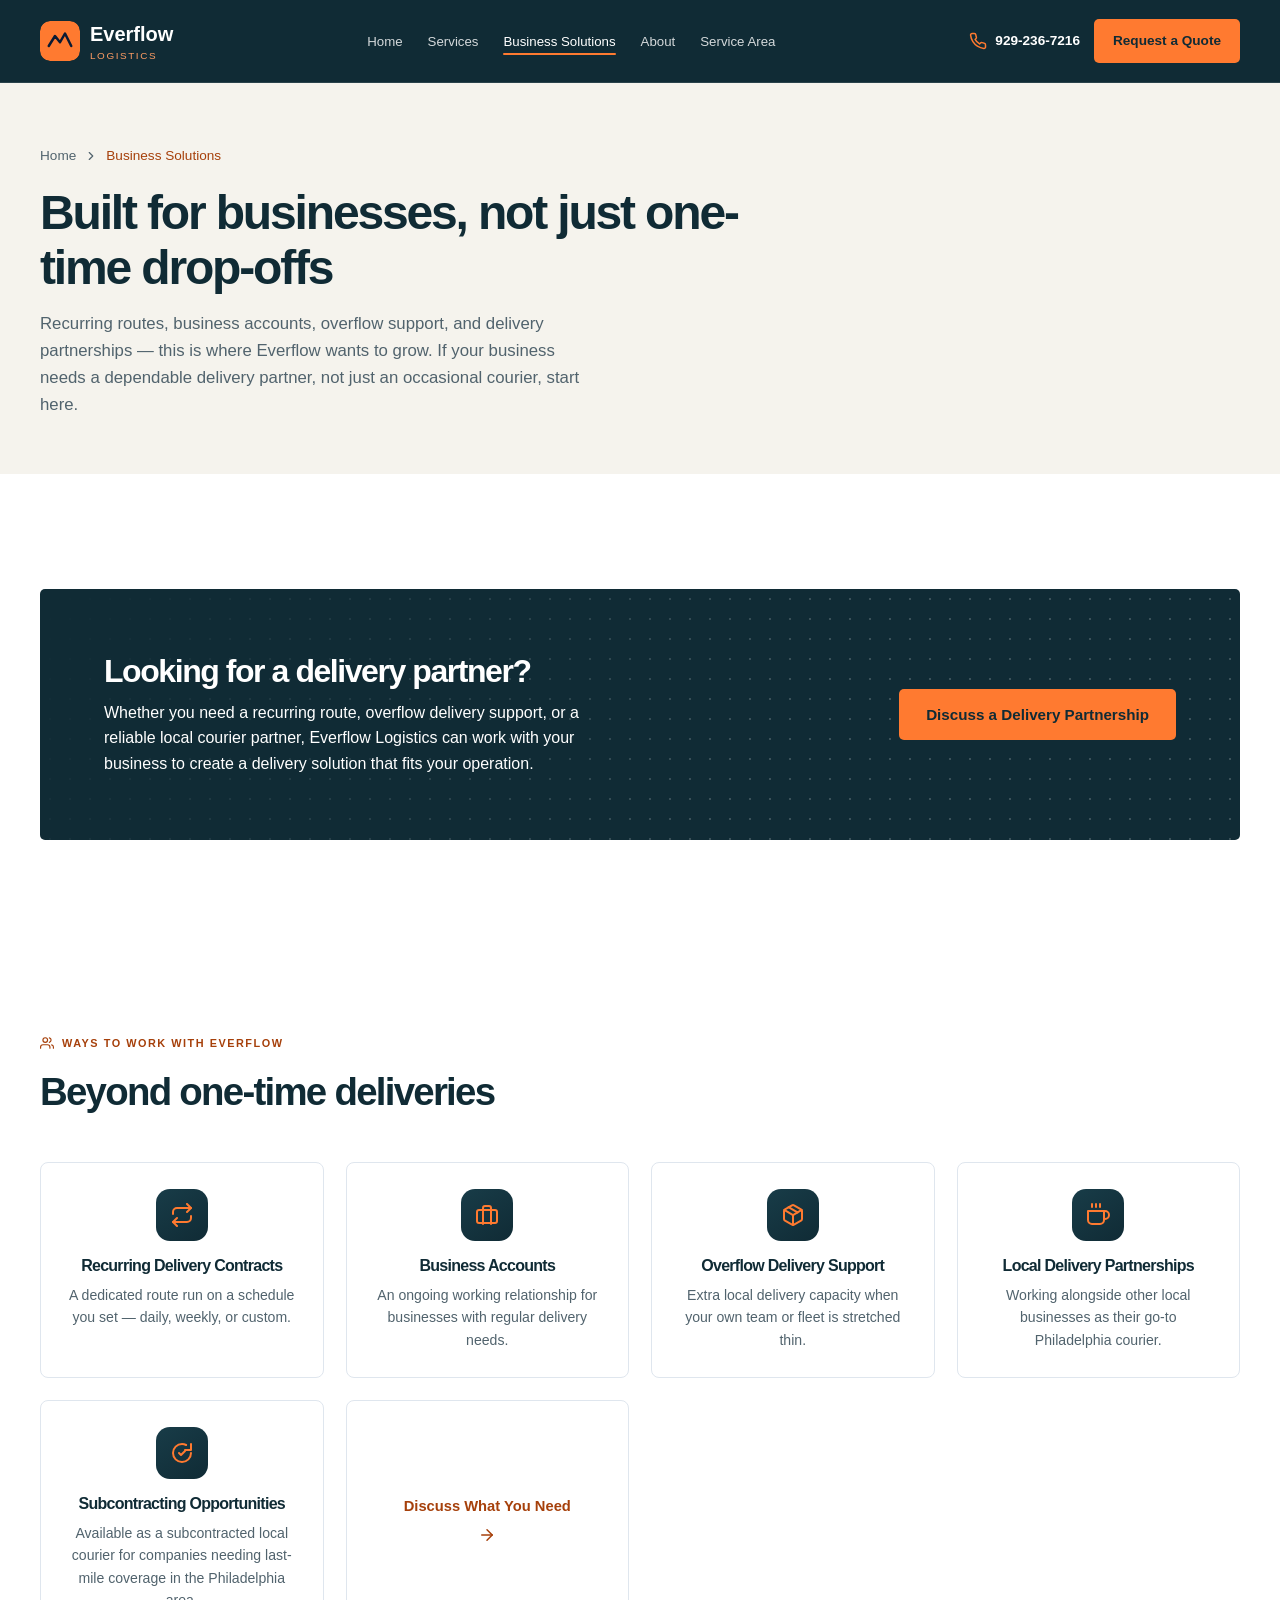
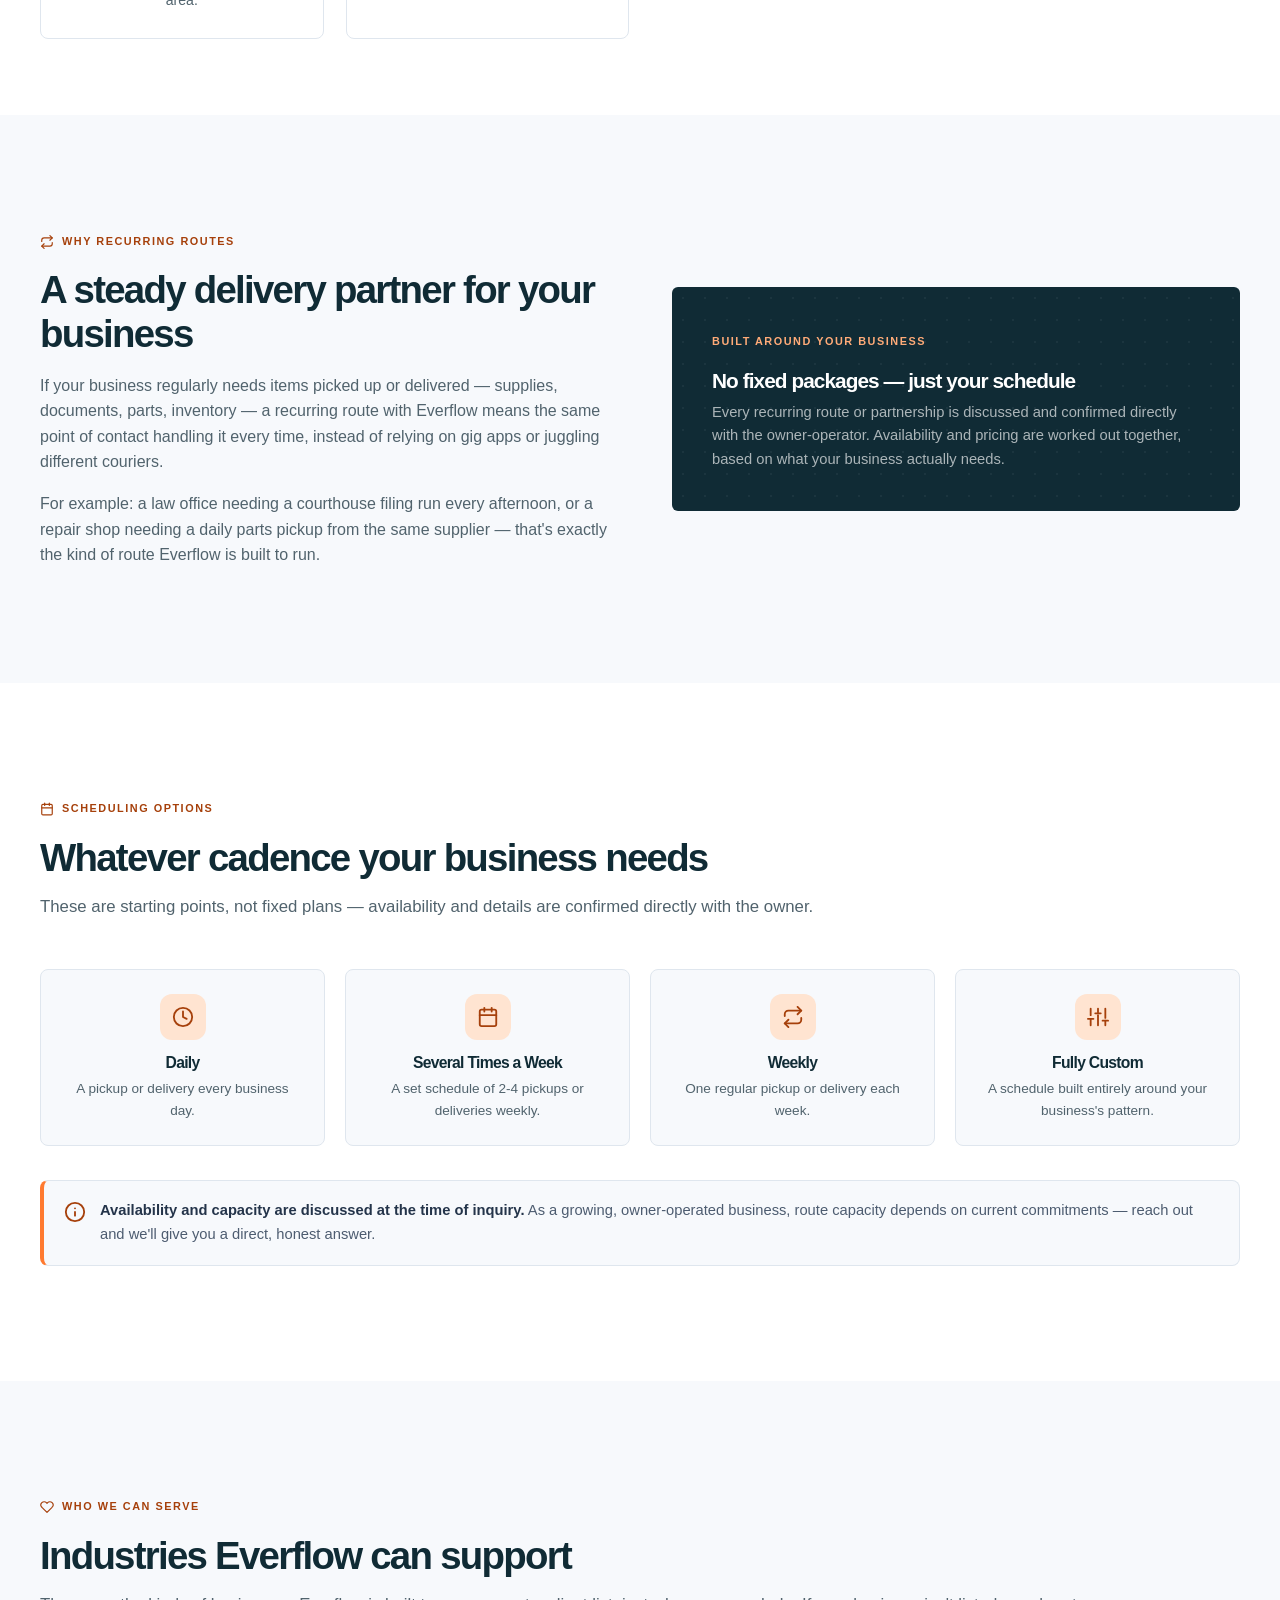
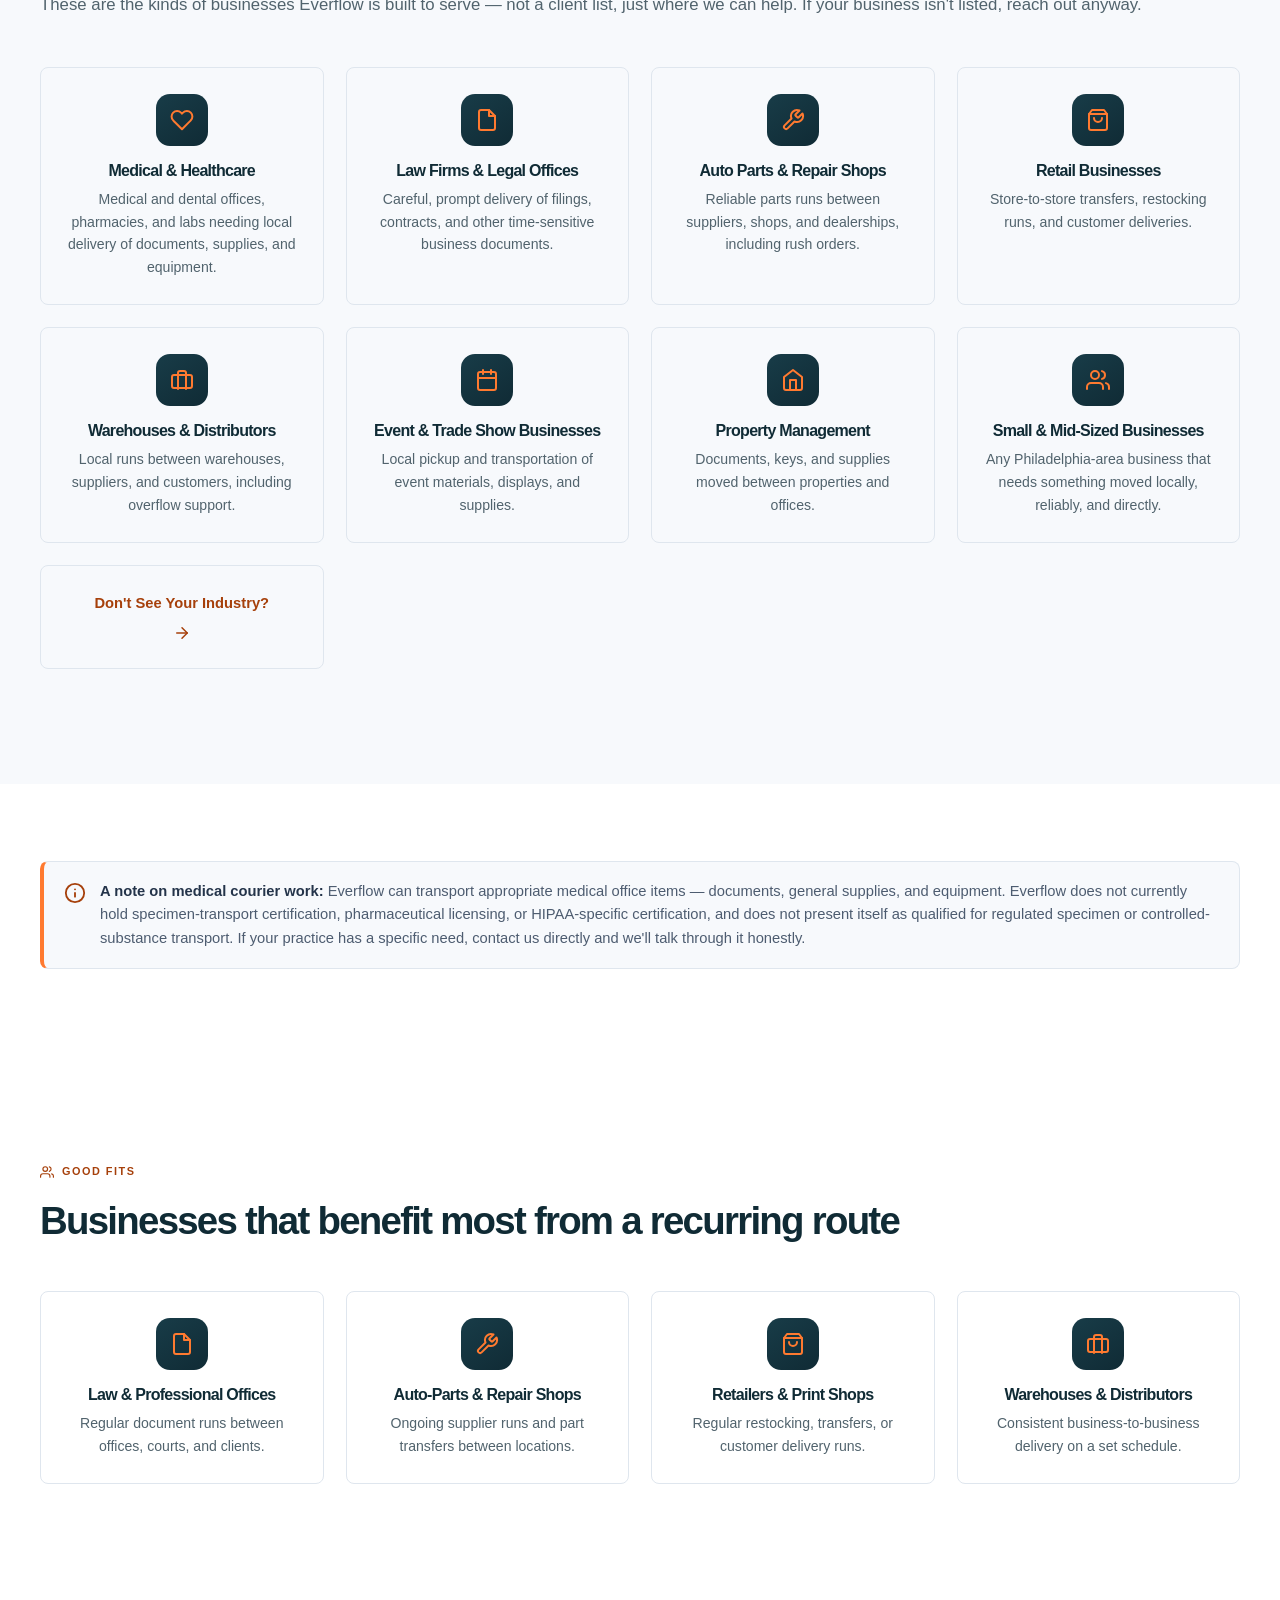
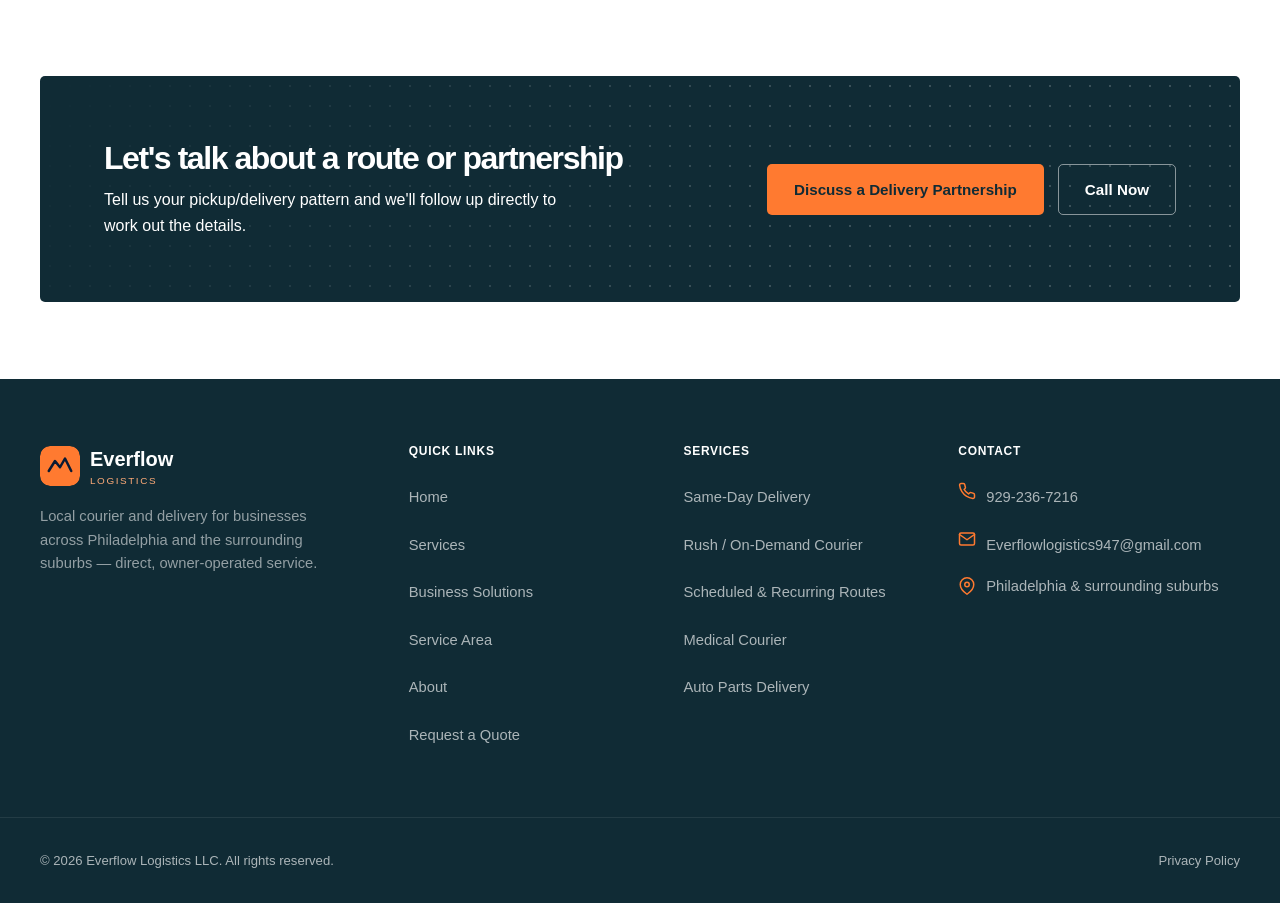
<file: business-solutions.html>
<!DOCTYPE html>
<html lang="en">
<head>
<meta charset="UTF-8">
<meta http-equiv="Content-Security-Policy" content="default-src 'self'; script-src 'self'; style-src 'self' 'unsafe-inline' https://fonts.googleapis.com; font-src 'self' https://fonts.gstatic.com; img-src 'self' data:; connect-src 'self' https://formspree.io; form-action https://formspree.io; base-uri 'self'; object-src 'none'">
<meta name="viewport" content="width=device-width, initial-scale=1.0">
<title>Business Delivery Solutions &amp; Recurring Routes | Everflow Logistics</title>
<meta name="description" content="Recurring delivery routes, business accounts, and delivery partnerships from Everflow Logistics — a local courier serving industries across Philadelphia and the surrounding suburbs.">
<meta property="og:type" content="website">
<meta property="og:site_name" content="Everflow Logistics">
<meta property="og:title" content="Business Delivery Solutions &amp; Recurring Routes | Everflow Logistics">
<meta property="og:description" content="Recurring delivery routes, business accounts, and delivery partnerships from Everflow Logistics, serving Philadelphia and the surrounding suburbs.">
<meta property="og:url" content="https://everflowdelivery.com/business-solutions.html">
<meta property="og:image" content="https://everflowdelivery.com/images/cr-v-delivery-vehicle.webp">
<meta property="og:image:alt" content="Black Honda CR-V used by Everflow Logistics for local deliveries">
<meta name="twitter:card" content="summary_large_image">
<meta name="twitter:title" content="Business Delivery Solutions &amp; Recurring Routes | Everflow Logistics">
<meta name="twitter:description" content="Recurring delivery routes, business accounts, and delivery partnerships across Philadelphia.">
<link rel="canonical" href="https://everflowdelivery.com/business-solutions.html">
<link rel="icon" href="data:image/svg+xml,%3Csvg xmlns='http://www.w3.org/2000/svg' viewBox='0 0 64 64'%3E%3Crect width='64' height='64' rx='14' fill='%230a1a33'/%3E%3Cpath d='M14 40l10-16 8 10 8-14 10 20' stroke='%23ff7a30' stroke-width='4' fill='none' stroke-linecap='round' stroke-linejoin='round'/%3E%3C/svg%3E">
<link rel="preconnect" href="https://fonts.googleapis.com">
<link rel="preconnect" href="https://fonts.gstatic.com" crossorigin>
<link href="https://fonts.googleapis.com/css2?family=Sora:wght@500;600;700;800&family=Inter:wght@400;500;600;700&display=swap" rel="stylesheet">
<link rel="stylesheet" href="css/style.css?v=20261112">
<link rel="stylesheet" href="css/premium.css?v=20261112">
<meta name="referrer" content="strict-origin-when-cross-origin">
</head>
<body>

<a href="#main-content" class="skip-link">Skip to main content</a>

<!-- ================= HEADER ================= -->
<header class="site-header">
  <div class="container">
    <a href="index.html" class="brand">
      <svg class="mark" aria-hidden="true" viewBox="0 0 64 64" fill="none">
        <rect width="64" height="64" rx="16" fill="#ff7a30"/>
        <path d="M14 40l10-16 8 10 8-14 10 20" stroke="#0a1a33" stroke-width="4" fill="none" stroke-linecap="round" stroke-linejoin="round"/>
      </svg>
      <span>Everflow<span class="sub">Logistics</span></span>
    </a>
    <nav class="main-nav" aria-label="Main navigation">
      <ul>
        <li><a href="index.html">Home</a></li>
        <li><a href="services.html">Services</a></li>
        <li><a href="business-solutions.html">Business Solutions</a></li>
        <li><a href="about.html">About</a></li>
        <li><a href="service-area.html">Service Area</a></li>
      </ul>
    </nav>
    <div class="header-actions">
      <a data-config="phone-href" href="tel:+19292367216" class="header-tel">
        <svg aria-hidden="true" viewBox="0 0 24 24" fill="none" stroke="currentColor" stroke-width="2" stroke-linecap="round" stroke-linejoin="round"><path d="M22 16.92v3a2 2 0 0 1-2.18 2 19.79 19.79 0 0 1-8.63-3.07 19.5 19.5 0 0 1-6-6 19.79 19.79 0 0 1-3.07-8.67A2 2 0 0 1 4.11 2h3a2 2 0 0 1 2 1.72c.127.96.361 1.903.7 2.81a2 2 0 0 1-.45 2.11L8.09 9.91a16 16 0 0 0 6 6l1.27-1.27a2 2 0 0 1 2.11-.45c.907.339 1.85.573 2.81.7A2 2 0 0 1 22 16.92z"/></svg>
        <span data-config="phone">929-236-7216</span>
      </a>
      <a href="contact.html" class="btn btn-primary btn-sm header-quote">Request a Quote</a>
      <a data-config="phone-href" href="tel:+19292367216" class="header-tel-mobile" aria-label="Call Everflow Logistics">
        <svg aria-hidden="true" viewBox="0 0 24 24" fill="none" stroke="currentColor" stroke-width="2" stroke-linecap="round" stroke-linejoin="round"><path d="M22 16.92v3a2 2 0 0 1-2.18 2 19.79 19.79 0 0 1-8.63-3.07 19.5 19.5 0 0 1-6-6 19.79 19.79 0 0 1-3.07-8.67A2 2 0 0 1 4.11 2h3a2 2 0 0 1 2 1.72c.127.96.361 1.903.7 2.81a2 2 0 0 1-.45 2.11L8.09 9.91a16 16 0 0 0 6 6l1.27-1.27a2 2 0 0 1 2.11-.45c.907.339 1.85.573 2.81.7A2 2 0 0 1 22 16.92z"/></svg>
      </a>
      <button class="nav-toggle" aria-label="Open menu">
        <svg aria-hidden="true" viewBox="0 0 24 24" fill="none" stroke="currentColor" stroke-width="2" stroke-linecap="round" stroke-linejoin="round"><line x1="3" y1="6" x2="21" y2="6"/><line x1="3" y1="12" x2="21" y2="12"/><line x1="3" y1="18" x2="21" y2="18"/></svg>
      </button>
    </div>
  </div>
</header>

<div class="mobile-nav">
  <div class="mobile-nav-top">
    <a href="index.html" class="brand">
      <svg class="mark" aria-hidden="true" viewBox="0 0 64 64" fill="none">
        <rect width="64" height="64" rx="16" fill="#ff7a30"/>
        <path d="M14 40l10-16 8 10 8-14 10 20" stroke="#0a1a33" stroke-width="4" fill="none" stroke-linecap="round" stroke-linejoin="round"/>
      </svg>
      <span>Everflow</span>
    </a>
    <button class="mobile-nav-close" aria-label="Close menu">
      <svg aria-hidden="true" viewBox="0 0 24 24" fill="none" stroke="currentColor" stroke-width="2" stroke-linecap="round" stroke-linejoin="round"><line x1="18" y1="6" x2="6" y2="18"/><line x1="6" y1="6" x2="18" y2="18"/></svg>
    </button>
  </div>
  <ul>
    <li><a href="index.html">Home</a></li>
    <li><a href="services.html">Services</a></li>
    <li><a href="business-solutions.html">Business Solutions</a></li>
    <li><a href="about.html">About</a></li>
    <li><a href="service-area.html">Service Area</a></li>
  </ul>
  <div class="mobile-nav-footer">
    <a data-config="phone-href" href="tel:+19292367216" class="header-tel">
      <svg aria-hidden="true" viewBox="0 0 24 24" fill="none" stroke="currentColor" stroke-width="2" stroke-linecap="round" stroke-linejoin="round"><path d="M22 16.92v3a2 2 0 0 1-2.18 2 19.79 19.79 0 0 1-8.63-3.07 19.5 19.5 0 0 1-6-6 19.79 19.79 0 0 1-3.07-8.67A2 2 0 0 1 4.11 2h3a2 2 0 0 1 2 1.72c.127.96.361 1.903.7 2.81a2 2 0 0 1-.45 2.11L8.09 9.91a16 16 0 0 0 6 6l1.27-1.27a2 2 0 0 1 2.11-.45c.907.339 1.85.573 2.81.7A2 2 0 0 1 22 16.92z"/></svg>
      <span data-config="phone">929-236-7216</span>
    </a>
    <a href="contact.html" class="btn btn-primary btn-block">Request a Quote</a>
  </div>
</div>

<main id="main-content">
  <!-- ================= PAGE HERO ================= -->
  <section class="page-hero">
    <div class="hero-grid-bg"></div>
    <div class="container">
      <div class="breadcrumb">
        <a href="index.html">Home</a>
        <svg aria-hidden="true" viewBox="0 0 24 24" fill="none" stroke="currentColor" stroke-width="2" stroke-linecap="round" stroke-linejoin="round"><polyline points="9 18 15 12 9 6"/></svg>
        <span class="current">Business Solutions</span>
      </div>
      <h1>Built for businesses, not just one-time drop-offs</h1>
      <p class="lead">Recurring routes, business accounts, overflow support, and delivery partnerships — this is where Everflow wants to grow. If your business needs a dependable delivery partner, not just an occasional courier, start here.</p>
    </div>
  </section>

  <!-- ================= LOOKING FOR A DELIVERY PARTNER ================= -->
  <section class="section-pad">
    <div class="container">
      <div class="cta-banner" data-reveal>
        <div>
          <h2>Looking for a delivery partner?</h2>
          <p>Whether you need a recurring route, overflow delivery support, or a reliable local courier partner, Everflow Logistics can work with your business to create a delivery solution that fits your operation.</p>
        </div>
        <div class="cta-actions">
          <a href="contact.html?type=recurring" class="btn btn-dark">Discuss a Delivery Partnership</a>
        </div>
      </div>
    </div>
  </section>

  <!-- ================= WHAT WE'RE OPEN TO ================= -->
  <section class="section-pad-sm">
    <div class="container">
      <div class="section-head center" data-reveal>
        <div class="kicker">
          <svg aria-hidden="true" viewBox="0 0 24 24" fill="none" stroke="currentColor" stroke-width="2" stroke-linecap="round" stroke-linejoin="round"><path d="M17 21v-2a4 4 0 0 0-4-4H5a4 4 0 0 0-4 4v2"/><circle cx="9" cy="7" r="4"/><path d="M23 21v-2a4 4 0 0 0-3-3.87"/><path d="M16 3.13a4 4 0 0 1 0 7.75"/></svg>
          Ways to work with Everflow
        </div>
        <h2>Beyond one-time deliveries</h2>
      </div>
      <div class="icon-grid">
        <div class="icon-card" data-reveal>
          <div class="ic"><svg aria-hidden="true" viewBox="0 0 24 24" fill="none" stroke="currentColor" stroke-width="2" stroke-linecap="round" stroke-linejoin="round"><path d="M17 1l4 4-4 4"/><path d="M3 11V9a4 4 0 0 1 4-4h14"/><path d="M7 23l-4-4 4-4"/><path d="M21 13v2a4 4 0 0 1-4 4H3"/></svg></div>
          <h3>Recurring Delivery Contracts</h3>
          <p>A dedicated route run on a schedule you set — daily, weekly, or custom.</p>
        </div>
        <div class="icon-card" data-reveal>
          <div class="ic"><svg aria-hidden="true" viewBox="0 0 24 24" fill="none" stroke="currentColor" stroke-width="2" stroke-linecap="round" stroke-linejoin="round"><path d="M20 7H4a2 2 0 0 0-2 2v9a2 2 0 0 0 2 2h16a2 2 0 0 0 2-2V9a2 2 0 0 0-2-2z"/><path d="M16 21V5a2 2 0 0 0-2-2h-4a2 2 0 0 0-2 2v16"/></svg></div>
          <h3>Business Accounts</h3>
          <p>An ongoing working relationship for businesses with regular delivery needs.</p>
        </div>
        <div class="icon-card" data-reveal>
          <div class="ic"><svg aria-hidden="true" viewBox="0 0 24 24" fill="none" stroke="currentColor" stroke-width="2" stroke-linecap="round" stroke-linejoin="round"><path d="M16.5 9.4 7.5 4.21"/><path d="M21 16V8a2 2 0 0 0-1-1.73l-7-4a2 2 0 0 0-2 0l-7 4A2 2 0 0 0 3 8v8a2 2 0 0 0 1 1.73l7 4a2 2 0 0 0 2 0l7-4A2 2 0 0 0 21 16z"/><path d="M3.27 6.96 12 12.01l8.73-5.05"/><line x1="12" y1="22.08" x2="12" y2="12"/></svg></div>
          <h3>Overflow Delivery Support</h3>
          <p>Extra local delivery capacity when your own team or fleet is stretched thin.</p>
        </div>
        <div class="icon-card" data-reveal>
          <div class="ic"><svg aria-hidden="true" viewBox="0 0 24 24" fill="none" stroke="currentColor" stroke-width="2" stroke-linecap="round" stroke-linejoin="round"><path d="M18 8h1a4 4 0 0 1 0 8h-1"/><path d="M2 8h16v9a4 4 0 0 1-4 4H6a4 4 0 0 1-4-4z"/><line x1="6" y1="1" x2="6" y2="4"/><line x1="10" y1="1" x2="10" y2="4"/><line x1="14" y1="1" x2="14" y2="4"/></svg></div>
          <h3>Local Delivery Partnerships</h3>
          <p>Working alongside other local businesses as their go-to Philadelphia courier.</p>
        </div>
        <div class="icon-card" data-reveal>
          <div class="ic"><svg aria-hidden="true" viewBox="0 0 24 24" fill="none" stroke="currentColor" stroke-width="2" stroke-linecap="round" stroke-linejoin="round"><path d="M9 12l2 2 4-4"/><path d="M21 12c0 4.97-4.03 9-9 9s-9-4.03-9-9 4.03-9 9-9c1.5 0 2.9.36 4.14 1"/><path d="M21 3v6h-6"/></svg></div>
          <h3>Subcontracting Opportunities</h3>
          <p>Available as a subcontracted local courier for companies needing last-mile coverage in the Philadelphia area.</p>
        </div>
        <div class="icon-card" data-reveal>
          <a href="contact.html?type=recurring" style="display:flex;flex-direction:column;align-items:center;justify-content:center;height:100%;color:var(--accent-dark);font-weight:700;font-size:0.92rem;gap:8px;">
            Discuss What You Need
            <svg aria-hidden="true" width="18" height="18" viewBox="0 0 24 24" fill="none" stroke="currentColor" stroke-width="2" stroke-linecap="round" stroke-linejoin="round"><line x1="5" y1="12" x2="19" y2="12"/><polyline points="12 5 19 12 12 19"/></svg>
          </a>
        </div>
      </div>
    </div>
  </section>

  <!-- ================= WHY RECURRING ================= -->
  <section class="section-pad" style="background:var(--gray-50);">
    <div class="container">
      <div class="split">
        <div data-reveal>
          <div class="kicker">
            <svg aria-hidden="true" viewBox="0 0 24 24" fill="none" stroke="currentColor" stroke-width="2" stroke-linecap="round" stroke-linejoin="round"><path d="M17 1l4 4-4 4"/><path d="M3 11V9a4 4 0 0 1 4-4h14"/><path d="M7 23l-4-4 4-4"/><path d="M21 13v2a4 4 0 0 1-4 4H3"/></svg>
            Why recurring routes
          </div>
          <h2 style="font-size:clamp(1.8rem,3vw,2.4rem);margin-bottom:16px;">A steady delivery partner for your business</h2>
          <p style="color:var(--gray-500);margin-bottom:16px;">If your business regularly needs items picked up or delivered — supplies, documents, parts, inventory — a recurring route with Everflow means the same point of contact handling it every time, instead of relying on gig apps or juggling different couriers.</p>
          <p style="color:var(--gray-500);">For example: a law office needing a courthouse filing run every afternoon, or a repair shop needing a daily parts pickup from the same supplier — that's exactly the kind of route Everflow is built to run.</p>
        </div>
        <div class="split-visual" data-reveal>
          <div class="panel-card">
            <div class="kicker on-dark">Built Around Your Business</div>
            <h3 style="color:#fff;font-size:1.3rem;">No fixed packages — just your schedule</h3>
            <p style="color:rgba(255,255,255,0.65);margin-top:8px;font-size:0.92rem;">Every recurring route or partnership is discussed and confirmed directly with the owner-operator. Availability and pricing are worked out together, based on what your business actually needs.</p>
          </div>
        </div>
      </div>
    </div>
  </section>

  <!-- ================= SCHEDULE OPTIONS ================= -->
  <section class="section-pad">
    <div class="container">
      <div class="section-head center" data-reveal>
        <div class="kicker">
          <svg aria-hidden="true" viewBox="0 0 24 24" fill="none" stroke="currentColor" stroke-width="2" stroke-linecap="round" stroke-linejoin="round"><path d="M8 2v4"/><path d="M16 2v4"/><rect x="3" y="4" width="18" height="18" rx="2"/><line x1="3" y1="10" x2="21" y2="10"/></svg>
          Scheduling options
        </div>
        <h2>Whatever cadence your business needs</h2>
        <p>These are starting points, not fixed plans — availability and details are confirmed directly with the owner.</p>
      </div>

      <div class="schedule-grid">
        <div class="schedule-card" data-reveal>
          <div class="ic"><svg aria-hidden="true" viewBox="0 0 24 24" fill="none" stroke="currentColor" stroke-width="2" stroke-linecap="round" stroke-linejoin="round"><circle cx="12" cy="12" r="10"/><polyline points="12 6 12 12 16 14"/></svg></div>
          <h3>Daily</h3>
          <p>A pickup or delivery every business day.</p>
        </div>
        <div class="schedule-card" data-reveal>
          <div class="ic"><svg aria-hidden="true" viewBox="0 0 24 24" fill="none" stroke="currentColor" stroke-width="2" stroke-linecap="round" stroke-linejoin="round"><path d="M8 2v4"/><path d="M16 2v4"/><rect x="3" y="4" width="18" height="18" rx="2"/><line x1="3" y1="10" x2="21" y2="10"/></svg></div>
          <h3>Several Times a Week</h3>
          <p>A set schedule of 2-4 pickups or deliveries weekly.</p>
        </div>
        <div class="schedule-card" data-reveal>
          <div class="ic"><svg aria-hidden="true" viewBox="0 0 24 24" fill="none" stroke="currentColor" stroke-width="2" stroke-linecap="round" stroke-linejoin="round"><path d="M17 1l4 4-4 4"/><path d="M3 11V9a4 4 0 0 1 4-4h14"/><path d="M7 23l-4-4 4-4"/><path d="M21 13v2a4 4 0 0 1-4 4H3"/></svg></div>
          <h3>Weekly</h3>
          <p>One regular pickup or delivery each week.</p>
        </div>
        <div class="schedule-card" data-reveal>
          <div class="ic"><svg aria-hidden="true" viewBox="0 0 24 24" fill="none" stroke="currentColor" stroke-width="2" stroke-linecap="round" stroke-linejoin="round"><path d="M4 21v-7"/><path d="M4 10V3"/><path d="M12 21v-11"/><path d="M12 7V3"/><path d="M20 21v-5"/><path d="M20 13V3"/><path d="M1 14h6"/><path d="M9 8h6"/><path d="M17 16h6"/></svg></div>
          <h3>Fully Custom</h3>
          <p>A schedule built entirely around your business's pattern.</p>
        </div>
      </div>

      <div class="note-box" style="margin-top:34px;" data-reveal>
        <svg class="ic" aria-hidden="true" viewBox="0 0 24 24" fill="none" stroke="currentColor" stroke-width="2" stroke-linecap="round" stroke-linejoin="round"><circle cx="12" cy="12" r="10"/><line x1="12" y1="16" x2="12" y2="12"/><line x1="12" y1="8" x2="12.01" y2="8"/></svg>
        <p><strong>Availability and capacity are discussed at the time of inquiry.</strong> As a growing, owner-operated business, route capacity depends on current commitments — reach out and we'll give you a direct, honest answer.</p>
      </div>
    </div>
  </section>

  <!-- ================= INDUSTRIES ================= -->
  <section class="section-pad" style="background:var(--gray-50);">
    <div class="container">
      <div class="section-head center" data-reveal>
        <div class="kicker">
          <svg aria-hidden="true" viewBox="0 0 24 24" fill="none" stroke="currentColor" stroke-width="2" stroke-linecap="round" stroke-linejoin="round"><path d="M20.8 4.6a5.5 5.5 0 0 0-7.8 0L12 5.7l-1-1.1a5.5 5.5 0 0 0-7.8 7.8l1 1.1L12 21.2l7.8-7.8 1-1.1a5.5 5.5 0 0 0 0-7.7z"/></svg>
          Who we can serve
        </div>
        <h2>Industries Everflow can support</h2>
        <p>These are the kinds of businesses Everflow is built to serve — not a client list, just where we can help. If your business isn't listed, reach out anyway.</p>
      </div>
      <div class="icon-grid">
        <div class="icon-card" data-reveal>
          <div class="ic"><svg aria-hidden="true" viewBox="0 0 24 24" fill="none" stroke="currentColor" stroke-width="2" stroke-linecap="round" stroke-linejoin="round"><path d="M20.8 4.6a5.5 5.5 0 0 0-7.8 0L12 5.7l-1-1.1a5.5 5.5 0 0 0-7.8 7.8l1 1.1L12 21.2l7.8-7.8 1-1.1a5.5 5.5 0 0 0 0-7.7z"/></svg></div>
          <h3>Medical &amp; Healthcare</h3>
          <p>Medical and dental offices, pharmacies, and labs needing local delivery of documents, supplies, and equipment.</p>
        </div>
        <div class="icon-card" data-reveal>
          <div class="ic"><svg aria-hidden="true" viewBox="0 0 24 24" fill="none" stroke="currentColor" stroke-width="2" stroke-linecap="round" stroke-linejoin="round"><path d="M14 2H6a2 2 0 0 0-2 2v16a2 2 0 0 0 2 2h12a2 2 0 0 0 2-2V8z"/><polyline points="14 2 14 8 20 8"/></svg></div>
          <h3>Law Firms &amp; Legal Offices</h3>
          <p>Careful, prompt delivery of filings, contracts, and other time-sensitive business documents.</p>
        </div>
        <div class="icon-card" data-reveal>
          <div class="ic"><svg aria-hidden="true" viewBox="0 0 24 24" fill="none" stroke="currentColor" stroke-width="2" stroke-linecap="round" stroke-linejoin="round"><path d="M14.7 6.3a1 1 0 0 0 0 1.4l1.6 1.6a1 1 0 0 0 1.4 0l3.77-3.77a6 6 0 0 1-7.94 7.94l-6.91 6.91a2.12 2.12 0 0 1-3-3l6.91-6.91a6 6 0 0 1 7.94-7.94z"/></svg></div>
          <h3>Auto Parts &amp; Repair Shops</h3>
          <p>Reliable parts runs between suppliers, shops, and dealerships, including rush orders.</p>
        </div>
        <div class="icon-card" data-reveal>
          <div class="ic"><svg aria-hidden="true" viewBox="0 0 24 24" fill="none" stroke="currentColor" stroke-width="2" stroke-linecap="round" stroke-linejoin="round"><path d="M6 2 3 6v14a2 2 0 0 0 2 2h14a2 2 0 0 0 2-2V6l-3-4Z"/><path d="M3 6h18"/><path d="M16 10a4 4 0 0 1-8 0"/></svg></div>
          <h3>Retail Businesses</h3>
          <p>Store-to-store transfers, restocking runs, and customer deliveries.</p>
        </div>
        <div class="icon-card" data-reveal>
          <div class="ic"><svg aria-hidden="true" viewBox="0 0 24 24" fill="none" stroke="currentColor" stroke-width="2" stroke-linecap="round" stroke-linejoin="round"><path d="M20 7H4a2 2 0 0 0-2 2v9a2 2 0 0 0 2 2h16a2 2 0 0 0 2-2V9a2 2 0 0 0-2-2z"/><path d="M16 21V5a2 2 0 0 0-2-2h-4a2 2 0 0 0-2 2v16"/></svg></div>
          <h3>Warehouses &amp; Distributors</h3>
          <p>Local runs between warehouses, suppliers, and customers, including overflow support.</p>
        </div>
        <div class="icon-card" data-reveal>
          <div class="ic"><svg aria-hidden="true" viewBox="0 0 24 24" fill="none" stroke="currentColor" stroke-width="2" stroke-linecap="round" stroke-linejoin="round"><path d="M8 2v4"/><path d="M16 2v4"/><rect x="3" y="4" width="18" height="18" rx="2"/><line x1="3" y1="10" x2="21" y2="10"/></svg></div>
          <h3>Event &amp; Trade Show Businesses</h3>
          <p>Local pickup and transportation of event materials, displays, and supplies.</p>
        </div>
        <div class="icon-card" data-reveal>
          <div class="ic"><svg aria-hidden="true" viewBox="0 0 24 24" fill="none" stroke="currentColor" stroke-width="2" stroke-linecap="round" stroke-linejoin="round"><path d="M3 9l9-7 9 7v11a2 2 0 0 1-2 2H5a2 2 0 0 1-2-2z"/><polyline points="9 22 9 12 15 12 15 22"/></svg></div>
          <h3>Property Management</h3>
          <p>Documents, keys, and supplies moved between properties and offices.</p>
        </div>
        <div class="icon-card" data-reveal>
          <div class="ic"><svg aria-hidden="true" viewBox="0 0 24 24" fill="none" stroke="currentColor" stroke-width="2" stroke-linecap="round" stroke-linejoin="round"><path d="M17 21v-2a4 4 0 0 0-4-4H5a4 4 0 0 0-4 4v2"/><circle cx="9" cy="7" r="4"/><path d="M23 21v-2a4 4 0 0 0-3-3.87"/><path d="M16 3.13a4 4 0 0 1 0 7.75"/></svg></div>
          <h3>Small &amp; Mid-Sized Businesses</h3>
          <p>Any Philadelphia-area business that needs something moved locally, reliably, and directly.</p>
        </div>
        <div class="icon-card" data-reveal>
          <a href="contact.html" style="display:flex;flex-direction:column;align-items:center;justify-content:center;height:100%;color:var(--accent-dark);font-weight:700;font-size:0.92rem;gap:8px;">
            Don't See Your Industry?
            <svg aria-hidden="true" width="18" height="18" viewBox="0 0 24 24" fill="none" stroke="currentColor" stroke-width="2" stroke-linecap="round" stroke-linejoin="round"><line x1="5" y1="12" x2="19" y2="12"/><polyline points="12 5 19 12 12 19"/></svg>
          </a>
        </div>
      </div>
    </div>
  </section>

  <!-- ================= MEDICAL COURIER NOTE ================= -->
  <section class="section-pad-sm">
    <div class="container">
      <div class="note-box" data-reveal>
        <svg class="ic" aria-hidden="true" viewBox="0 0 24 24" fill="none" stroke="currentColor" stroke-width="2" stroke-linecap="round" stroke-linejoin="round"><circle cx="12" cy="12" r="10"/><line x1="12" y1="16" x2="12" y2="12"/><line x1="12" y1="8" x2="12.01" y2="8"/></svg>
        <p><strong>A note on medical courier work:</strong> Everflow can transport appropriate medical office items — documents, general supplies, and equipment. Everflow does not currently hold specimen-transport certification, pharmaceutical licensing, or HIPAA-specific certification, and does not present itself as qualified for regulated specimen or controlled-substance transport. If your practice has a specific need, contact us directly and we'll talk through it honestly.</p>
      </div>
    </div>
  </section>

  <!-- ================= WHO BENEFITS MOST ================= -->
  <section class="section-pad">
    <div class="container">
      <div class="section-head center" data-reveal>
        <div class="kicker">
          <svg aria-hidden="true" viewBox="0 0 24 24" fill="none" stroke="currentColor" stroke-width="2" stroke-linecap="round" stroke-linejoin="round"><path d="M17 21v-2a4 4 0 0 0-4-4H5a4 4 0 0 0-4 4v2"/><circle cx="9" cy="7" r="4"/><path d="M23 21v-2a4 4 0 0 0-3-3.87"/><path d="M16 3.13a4 4 0 0 1 0 7.75"/></svg>
          Good fits
        </div>
        <h2>Businesses that benefit most from a recurring route</h2>
      </div>
      <div class="icon-grid">
        <div class="icon-card" data-reveal>
          <div class="ic"><svg aria-hidden="true" viewBox="0 0 24 24" fill="none" stroke="currentColor" stroke-width="2" stroke-linecap="round" stroke-linejoin="round"><path d="M14 2H6a2 2 0 0 0-2 2v16a2 2 0 0 0 2 2h12a2 2 0 0 0 2-2V8z"/><polyline points="14 2 14 8 20 8"/></svg></div>
          <h3>Law &amp; Professional Offices</h3>
          <p>Regular document runs between offices, courts, and clients.</p>
        </div>
        <div class="icon-card" data-reveal>
          <div class="ic"><svg aria-hidden="true" viewBox="0 0 24 24" fill="none" stroke="currentColor" stroke-width="2" stroke-linecap="round" stroke-linejoin="round"><path d="M14.7 6.3a1 1 0 0 0 0 1.4l1.6 1.6a1 1 0 0 0 1.4 0l3.77-3.77a6 6 0 0 1-7.94 7.94l-6.91 6.91a2.12 2.12 0 0 1-3-3l6.91-6.91a6 6 0 0 1 7.94-7.94z"/></svg></div>
          <h3>Auto-Parts &amp; Repair Shops</h3>
          <p>Ongoing supplier runs and part transfers between locations.</p>
        </div>
        <div class="icon-card" data-reveal>
          <div class="ic"><svg aria-hidden="true" viewBox="0 0 24 24" fill="none" stroke="currentColor" stroke-width="2" stroke-linecap="round" stroke-linejoin="round"><path d="M6 2 3 6v14a2 2 0 0 0 2 2h14a2 2 0 0 0 2-2V6l-3-4Z"/><path d="M3 6h18"/><path d="M16 10a4 4 0 0 1-8 0"/></svg></div>
          <h3>Retailers &amp; Print Shops</h3>
          <p>Regular restocking, transfers, or customer delivery runs.</p>
        </div>
        <div class="icon-card" data-reveal>
          <div class="ic"><svg aria-hidden="true" viewBox="0 0 24 24" fill="none" stroke="currentColor" stroke-width="2" stroke-linecap="round" stroke-linejoin="round"><path d="M20 7H4a2 2 0 0 0-2 2v9a2 2 0 0 0 2 2h16a2 2 0 0 0 2-2V9a2 2 0 0 0-2-2z"/><path d="M16 21V5a2 2 0 0 0-2-2h-4a2 2 0 0 0-2 2v16"/></svg></div>
          <h3>Warehouses &amp; Distributors</h3>
          <p>Consistent business-to-business delivery on a set schedule.</p>
        </div>
      </div>
    </div>
  </section>

  <!-- ================= CTA ================= -->
  <section class="section-pad-sm">
    <div class="container">
      <div class="cta-banner" data-reveal>
        <div>
          <h2>Let's talk about a route or partnership</h2>
          <p>Tell us your pickup/delivery pattern and we'll follow up directly to work out the details.</p>
        </div>
        <div class="cta-actions">
          <a href="contact.html?type=recurring" class="btn btn-dark">Discuss a Delivery Partnership</a>
          <a data-config="phone-href" href="tel:+19292367216" class="btn btn-ghost" style="border-color:rgba(255,255,255,0.5);">Call Now</a>
        </div>
      </div>
    </div>
  </section>
</main>

<!-- ================= FOOTER ================= -->
<footer class="site-footer">
  <div class="container footer-top">
    <div class="footer-brand">
      <a href="index.html" class="brand">
        <svg class="mark" aria-hidden="true" viewBox="0 0 64 64" fill="none">
          <rect width="64" height="64" rx="16" fill="#ff7a30"/>
          <path d="M14 40l10-16 8 10 8-14 10 20" stroke="#0a1a33" stroke-width="4" fill="none" stroke-linecap="round" stroke-linejoin="round"/>
        </svg>
        <span>Everflow<span class="sub">Logistics</span></span>
      </a>
      <p>Local courier and delivery for businesses across Philadelphia and the surrounding suburbs — direct, owner-operated service.</p>
    </div>
    <div class="footer-col">
      <h2 class="footer-heading">Quick Links</h2>
      <ul>
        <li><a href="index.html">Home</a></li>
        <li><a href="services.html">Services</a></li>
        <li><a href="business-solutions.html">Business Solutions</a></li>
        <li><a href="service-area.html">Service Area</a></li>
        <li><a href="about.html">About</a></li>
        <li><a href="contact.html">Request a Quote</a></li>
      </ul>
    </div>
    <div class="footer-col">
      <h2 class="footer-heading">Services</h2>
      <ul>
        <li><a href="services.html#same-day">Same-Day Delivery</a></li>
        <li><a href="services.html#rush">Rush / On-Demand Courier</a></li>
        <li><a href="services.html#recurring">Scheduled &amp; Recurring Routes</a></li>
        <li><a href="services.html#medical">Medical Courier</a></li>
        <li><a href="services.html#auto-parts">Auto Parts Delivery</a></li>
      </ul>
    </div>
    <div class="footer-col">
      <h2 class="footer-heading">Contact</h2>
      <ul class="footer-contact">
        <li>
          <svg aria-hidden="true" viewBox="0 0 24 24" fill="none" stroke="currentColor" stroke-width="2" stroke-linecap="round" stroke-linejoin="round"><path d="M22 16.92v3a2 2 0 0 1-2.18 2 19.79 19.79 0 0 1-8.63-3.07 19.5 19.5 0 0 1-6-6 19.79 19.79 0 0 1-3.07-8.67A2 2 0 0 1 4.11 2h3a2 2 0 0 1 2 1.72c.127.96.361 1.903.7 2.81a2 2 0 0 1-.45 2.11L8.09 9.91a16 16 0 0 0 6 6l1.27-1.27a2 2 0 0 1 2.11-.45c.907.339 1.85.573 2.81.7A2 2 0 0 1 22 16.92z"/></svg>
          <a data-config="phone-href" href="tel:+19292367216"><span data-config="phone">929-236-7216</span></a>
        </li>
        <li>
          <svg aria-hidden="true" viewBox="0 0 24 24" fill="none" stroke="currentColor" stroke-width="2" stroke-linecap="round" stroke-linejoin="round"><path d="M4 4h16c1.1 0 2 .9 2 2v12c0 1.1-.9 2-2 2H4c-1.1 0-2-.9-2-2V6c0-1.1.9-2 2-2z"/><polyline points="22 6 12 13 2 6"/></svg>
          <a data-config="email-href" href="mailto:Everflowlogistics947@gmail.com"><span data-config="email">Everflowlogistics947@gmail.com</span></a>
        </li>
        <li>
          <svg aria-hidden="true" viewBox="0 0 24 24" fill="none" stroke="currentColor" stroke-width="2" stroke-linecap="round" stroke-linejoin="round"><path d="M21 10c0 7-9 13-9 13s-9-6-9-13a9 9 0 0 1 18 0z"/><circle cx="12" cy="10" r="3"/></svg>
          <span>Philadelphia &amp; surrounding suburbs</span>
        </li>
      </ul>
    </div>
  </div>
  <div class="container footer-bottom">
    <span>&copy; <span id="year"></span> Everflow Logistics LLC. All rights reserved.</span>
  </div>
</footer>

<button class="back-to-top" aria-label="Back to top">
  <svg aria-hidden="true" viewBox="0 0 24 24" fill="none" stroke="currentColor" stroke-width="2" stroke-linecap="round" stroke-linejoin="round"><line x1="12" y1="19" x2="12" y2="5"/><polyline points="5 12 12 5 19 12"/></svg>
</button>

<script src="js/site-config.js?v=20261112"></script>
<script src="js/script.js?v=20261112"></script>
</body>
</html>
</file>
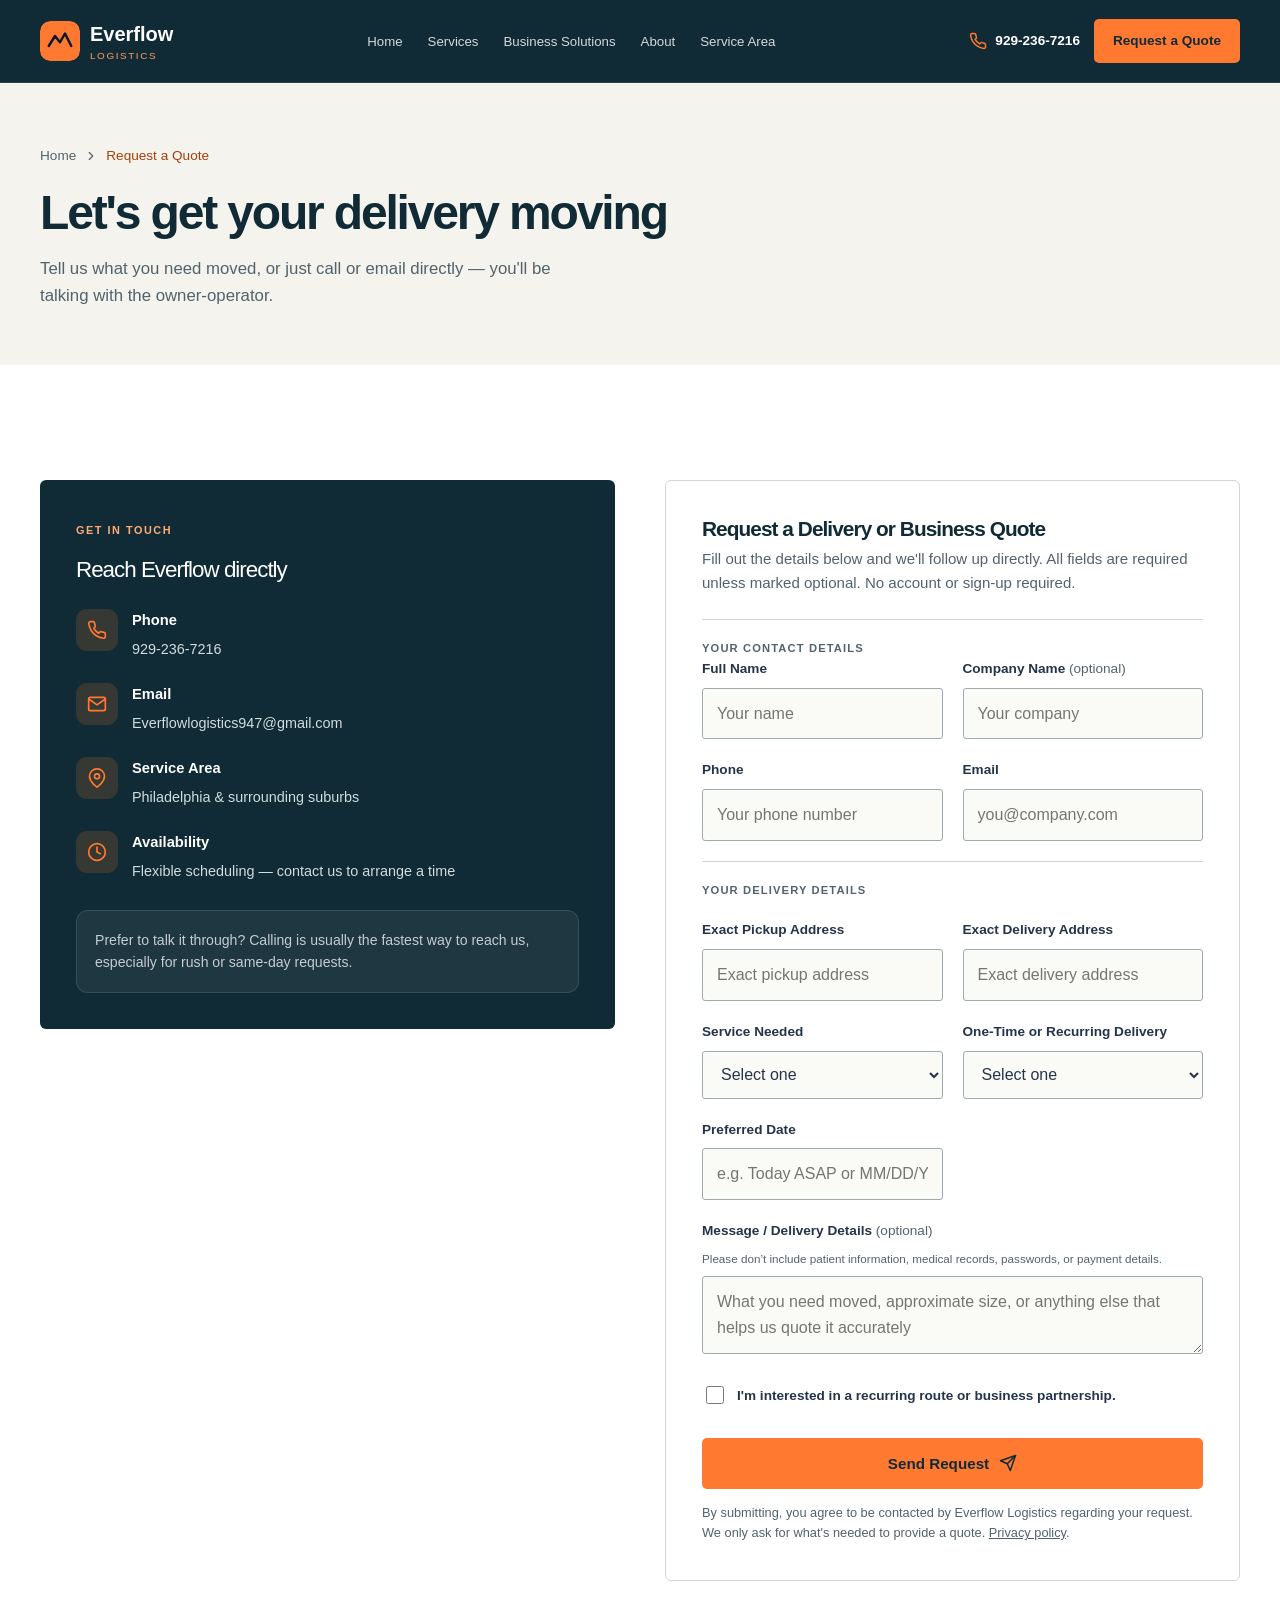
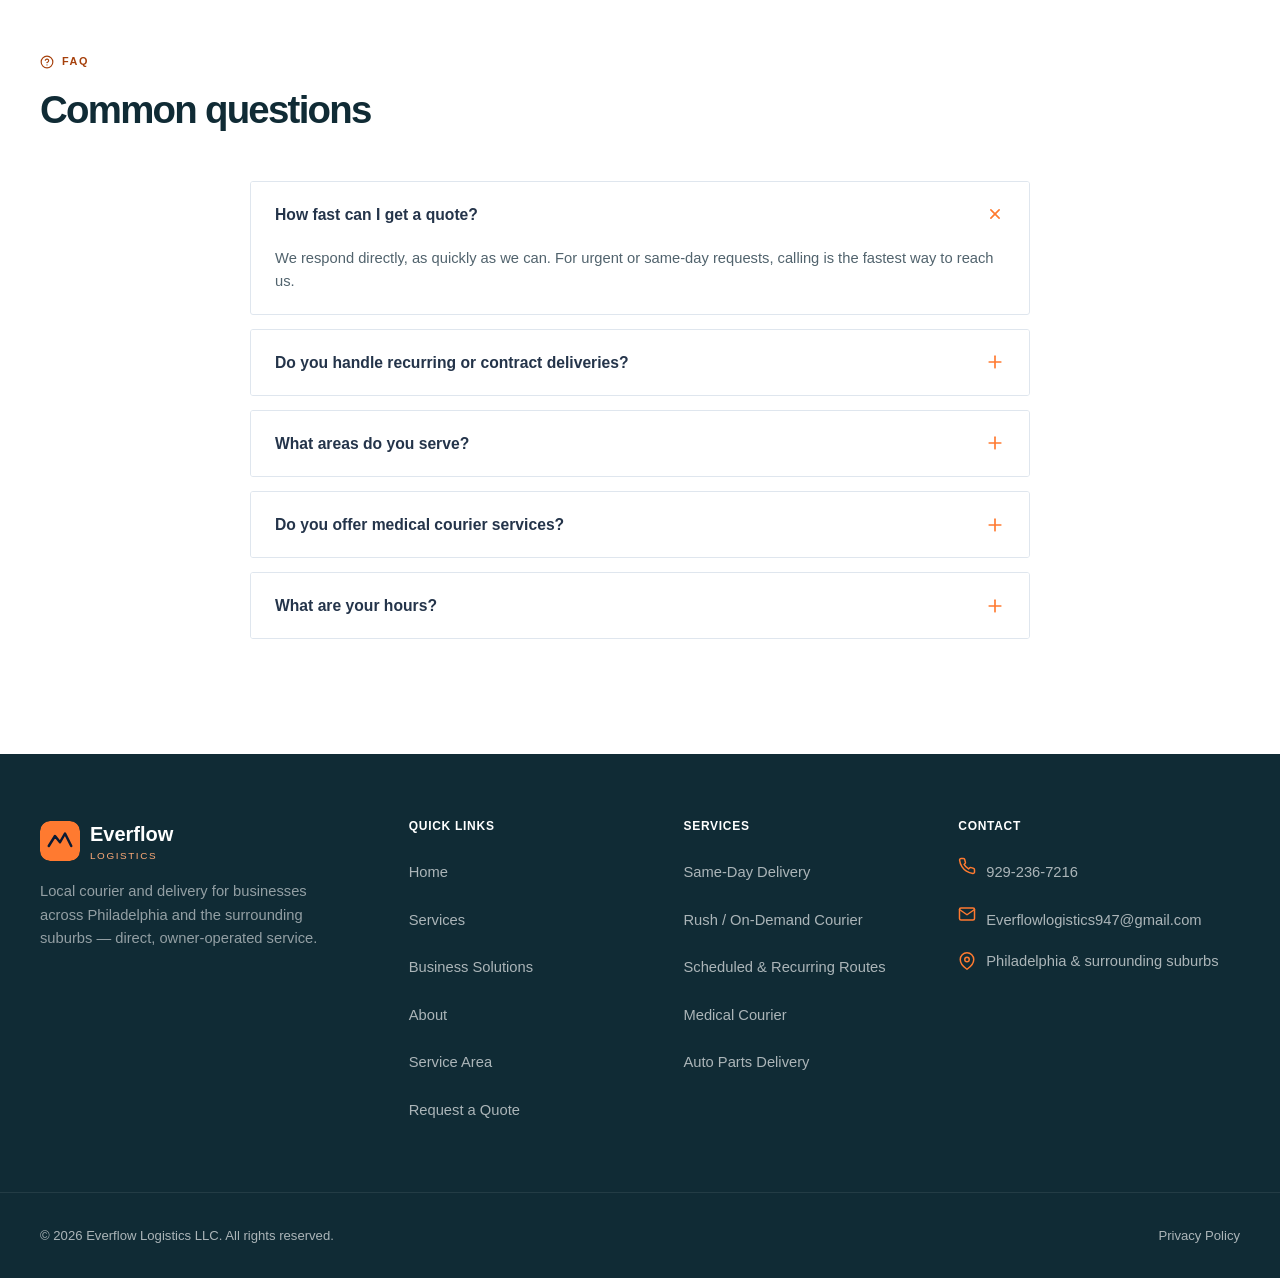
<file: contact.html>
<!DOCTYPE html>
<html lang="en">
<head>
<meta charset="UTF-8">
<meta http-equiv="Content-Security-Policy" content="default-src 'self'; script-src 'self'; style-src 'self' 'unsafe-inline' https://fonts.googleapis.com; font-src 'self' https://fonts.gstatic.com; img-src 'self' data:; connect-src 'self' https://formspree.io; form-action https://formspree.io; base-uri 'self'; object-src 'none'">
<meta name="viewport" content="width=device-width, initial-scale=1.0">
<title>Request a Quote | Philadelphia Courier | Everflow Logistics</title>
<meta name="description" content="Request a quote or delivery from Everflow Logistics — same-day, rush, scheduled, or recurring courier service across Philadelphia and the surrounding suburbs. Call, email, or use the form below.">
<meta property="og:type" content="website">
<meta property="og:site_name" content="Everflow Logistics">
<meta property="og:title" content="Request a Quote | Philadelphia Courier | Everflow Logistics">
<meta property="og:description" content="Request a quote or delivery from Everflow Logistics — same-day, rush, scheduled, or recurring courier service across Philadelphia and the surrounding suburbs.">
<meta property="og:url" content="https://everflowdelivery.com/contact.html">
<meta property="og:image" content="https://everflowdelivery.com/images/cr-v-delivery-vehicle.webp">
<meta property="og:image:alt" content="Black Honda CR-V used by Everflow Logistics for local deliveries">
<meta name="twitter:card" content="summary_large_image">
<meta name="twitter:title" content="Request a Quote | Philadelphia Courier | Everflow Logistics">
<meta name="twitter:description" content="Request a quote or delivery from Everflow Logistics — call, email, or use the form.">
<link rel="canonical" href="https://everflowdelivery.com/contact.html">
<link rel="icon" href="data:image/svg+xml,%3Csvg xmlns='http://www.w3.org/2000/svg' viewBox='0 0 64 64'%3E%3Crect width='64' height='64' rx='14' fill='%230a1a33'/%3E%3Cpath d='M14 40l10-16 8 10 8-14 10 20' stroke='%23ff7a30' stroke-width='4' fill='none' stroke-linecap='round' stroke-linejoin='round'/%3E%3C/svg%3E">
<link rel="preconnect" href="https://fonts.googleapis.com">
<link rel="preconnect" href="https://fonts.gstatic.com" crossorigin>
<link href="https://fonts.googleapis.com/css2?family=Sora:wght@500;600;700;800&family=Inter:wght@400;500;600;700&display=swap" rel="stylesheet">
<link rel="stylesheet" href="css/style.css?v=20261112">
<link rel="stylesheet" href="css/premium.css?v=20261112">
<meta name="referrer" content="strict-origin-when-cross-origin">
</head>
<body>

<a href="#main-content" class="skip-link">Skip to main content</a>

<!-- ================= HEADER ================= -->
<header class="site-header">
  <div class="container">
    <a href="index.html" class="brand">
      <svg class="mark" aria-hidden="true" viewBox="0 0 64 64" fill="none">
        <rect width="64" height="64" rx="16" fill="#ff7a30"/>
        <path d="M14 40l10-16 8 10 8-14 10 20" stroke="#0a1a33" stroke-width="4" fill="none" stroke-linecap="round" stroke-linejoin="round"/>
      </svg>
      <span>Everflow<span class="sub">Logistics</span></span>
    </a>
    <nav class="main-nav" aria-label="Main navigation">
      <ul>
        <li><a href="index.html">Home</a></li>
        <li><a href="services.html">Services</a></li>
        <li><a href="business-solutions.html">Business Solutions</a></li>
        <li><a href="about.html">About</a></li>
        <li><a href="service-area.html">Service Area</a></li>
      </ul>
    </nav>
    <div class="header-actions">
      <a data-config="phone-href" href="tel:+19292367216" class="header-tel">
        <svg aria-hidden="true" viewBox="0 0 24 24" fill="none" stroke="currentColor" stroke-width="2" stroke-linecap="round" stroke-linejoin="round"><path d="M22 16.92v3a2 2 0 0 1-2.18 2 19.79 19.79 0 0 1-8.63-3.07 19.5 19.5 0 0 1-6-6 19.79 19.79 0 0 1-3.07-8.67A2 2 0 0 1 4.11 2h3a2 2 0 0 1 2 1.72c.127.96.361 1.903.7 2.81a2 2 0 0 1-.45 2.11L8.09 9.91a16 16 0 0 0 6 6l1.27-1.27a2 2 0 0 1 2.11-.45c.907.339 1.85.573 2.81.7A2 2 0 0 1 22 16.92z"/></svg>
        <span data-config="phone">929-236-7216</span>
      </a>
      <a href="contact.html" class="btn btn-primary btn-sm header-quote">Request a Quote</a>
      <a data-config="phone-href" href="tel:+19292367216" class="header-tel-mobile" aria-label="Call Everflow Logistics">
        <svg aria-hidden="true" viewBox="0 0 24 24" fill="none" stroke="currentColor" stroke-width="2" stroke-linecap="round" stroke-linejoin="round"><path d="M22 16.92v3a2 2 0 0 1-2.18 2 19.79 19.79 0 0 1-8.63-3.07 19.5 19.5 0 0 1-6-6 19.79 19.79 0 0 1-3.07-8.67A2 2 0 0 1 4.11 2h3a2 2 0 0 1 2 1.72c.127.96.361 1.903.7 2.81a2 2 0 0 1-.45 2.11L8.09 9.91a16 16 0 0 0 6 6l1.27-1.27a2 2 0 0 1 2.11-.45c.907.339 1.85.573 2.81.7A2 2 0 0 1 22 16.92z"/></svg>
      </a>
      <button class="nav-toggle" aria-label="Open menu">
        <svg aria-hidden="true" viewBox="0 0 24 24" fill="none" stroke="currentColor" stroke-width="2" stroke-linecap="round" stroke-linejoin="round"><line x1="3" y1="6" x2="21" y2="6"/><line x1="3" y1="12" x2="21" y2="12"/><line x1="3" y1="18" x2="21" y2="18"/></svg>
      </button>
    </div>
  </div>
</header>

<div class="mobile-nav">
  <div class="mobile-nav-top">
    <a href="index.html" class="brand">
      <svg class="mark" aria-hidden="true" viewBox="0 0 64 64" fill="none">
        <rect width="64" height="64" rx="16" fill="#ff7a30"/>
        <path d="M14 40l10-16 8 10 8-14 10 20" stroke="#0a1a33" stroke-width="4" fill="none" stroke-linecap="round" stroke-linejoin="round"/>
      </svg>
      <span>Everflow</span>
    </a>
    <button class="mobile-nav-close" aria-label="Close menu">
      <svg aria-hidden="true" viewBox="0 0 24 24" fill="none" stroke="currentColor" stroke-width="2" stroke-linecap="round" stroke-linejoin="round"><line x1="18" y1="6" x2="6" y2="18"/><line x1="6" y1="6" x2="18" y2="18"/></svg>
    </button>
  </div>
  <ul>
    <li><a href="index.html">Home</a></li>
    <li><a href="services.html">Services</a></li>
    <li><a href="business-solutions.html">Business Solutions</a></li>
    <li><a href="about.html">About</a></li>
    <li><a href="service-area.html">Service Area</a></li>
  </ul>
  <div class="mobile-nav-footer">
    <a data-config="phone-href" href="tel:+19292367216" class="header-tel">
      <svg aria-hidden="true" viewBox="0 0 24 24" fill="none" stroke="currentColor" stroke-width="2" stroke-linecap="round" stroke-linejoin="round"><path d="M22 16.92v3a2 2 0 0 1-2.18 2 19.79 19.79 0 0 1-8.63-3.07 19.5 19.5 0 0 1-6-6 19.79 19.79 0 0 1-3.07-8.67A2 2 0 0 1 4.11 2h3a2 2 0 0 1 2 1.72c.127.96.361 1.903.7 2.81a2 2 0 0 1-.45 2.11L8.09 9.91a16 16 0 0 0 6 6l1.27-1.27a2 2 0 0 1 2.11-.45c.907.339 1.85.573 2.81.7A2 2 0 0 1 22 16.92z"/></svg>
      <span data-config="phone">929-236-7216</span>
    </a>
    <a href="contact.html" class="btn btn-primary btn-block">Request a Quote</a>
  </div>
</div>

<main id="main-content">
  <!-- ================= PAGE HERO ================= -->
  <section class="page-hero">
    <div class="hero-grid-bg"></div>
    <div class="container">
      <div class="breadcrumb">
        <a href="index.html">Home</a>
        <svg aria-hidden="true" viewBox="0 0 24 24" fill="none" stroke="currentColor" stroke-width="2" stroke-linecap="round" stroke-linejoin="round"><polyline points="9 18 15 12 9 6"/></svg>
        <span class="current">Request a Quote</span>
      </div>
      <h1>Let's get your delivery moving</h1>
      <p class="lead">Tell us what you need moved, or just call or email directly — you'll be talking with the owner-operator.</p>
    </div>
  </section>

  <!-- ================= CONTACT GRID ================= -->
  <section class="section-pad">
    <div class="container">
      <h2 class="sr-only">Contact information and quote request form</h2>
      <div class="contact-grid">

        <div class="contact-info-card" data-reveal>
          <div class="kicker on-dark">Get in touch</div>
          <h3 style="color:#fff;font-size:1.4rem;">Reach Everflow directly</h3>
          <ul class="contact-info-list">
            <li>
              <div class="ic">
                <svg aria-hidden="true" viewBox="0 0 24 24" fill="none" stroke="currentColor" stroke-width="2" stroke-linecap="round" stroke-linejoin="round"><path d="M22 16.92v3a2 2 0 0 1-2.18 2 19.79 19.79 0 0 1-8.63-3.07 19.5 19.5 0 0 1-6-6 19.79 19.79 0 0 1-3.07-8.67A2 2 0 0 1 4.11 2h3a2 2 0 0 1 2 1.72c.127.96.361 1.903.7 2.81a2 2 0 0 1-.45 2.11L8.09 9.91a16 16 0 0 0 6 6l1.27-1.27a2 2 0 0 1 2.11-.45c.907.339 1.85.573 2.81.7A2 2 0 0 1 22 16.92z"/></svg>
              </div>
              <div>
                <strong>Phone</strong>
                <a data-config="phone-href" href="tel:+19292367216"><span data-config="phone">929-236-7216</span></a>
              </div>
            </li>
            <li>
              <div class="ic">
                <svg aria-hidden="true" viewBox="0 0 24 24" fill="none" stroke="currentColor" stroke-width="2" stroke-linecap="round" stroke-linejoin="round"><path d="M4 4h16c1.1 0 2 .9 2 2v12c0 1.1-.9 2-2 2H4c-1.1 0-2-.9-2-2V6c0-1.1.9-2 2-2z"/><polyline points="22 6 12 13 2 6"/></svg>
              </div>
              <div>
                <strong>Email</strong>
                <a data-config="email-href" href="mailto:Everflowlogistics947@gmail.com"><span data-config="email">Everflowlogistics947@gmail.com</span></a>
              </div>
            </li>
            <li>
              <div class="ic">
                <svg aria-hidden="true" viewBox="0 0 24 24" fill="none" stroke="currentColor" stroke-width="2" stroke-linecap="round" stroke-linejoin="round"><path d="M21 10c0 7-9 13-9 13s-9-6-9-13a9 9 0 0 1 18 0z"/><circle cx="12" cy="10" r="3"/></svg>
              </div>
              <div>
                <strong>Service Area</strong>
                <span>Philadelphia &amp; surrounding suburbs</span>
              </div>
            </li>
            <li>
              <div class="ic">
                <svg aria-hidden="true" viewBox="0 0 24 24" fill="none" stroke="currentColor" stroke-width="2" stroke-linecap="round" stroke-linejoin="round"><circle cx="12" cy="12" r="10"/><polyline points="12 6 12 12 16 14"/></svg>
              </div>
              <div>
                <strong>Availability</strong>
                <span>Flexible scheduling — contact us to arrange a time</span>
              </div>
            </li>
          </ul>

          <div class="schedule-note">
            Prefer to talk it through? Calling is usually the fastest way to reach us, especially for rush or same-day requests.
          </div>
        </div>

        <div class="contact-form-card" data-reveal>
          <h3 style="font-size:1.3rem;margin-bottom:6px;">Request a Delivery or Business Quote</h3>
          <p style="color:var(--gray-500);margin-bottom:24px;font-size:0.94rem;">Fill out the details below and we'll follow up directly. All fields are required unless marked optional. No account or sign-up required.</p>

          <div class="form-success" role="status">
            <svg aria-hidden="true" viewBox="0 0 24 24" fill="none" stroke="currentColor" stroke-width="2" stroke-linecap="round" stroke-linejoin="round"><path d="M22 11.08V12a10 10 0 1 1-5.93-9.14"/><polyline points="22 4 12 14.01 9 11.01"/></svg>
            Thank you. Your delivery request has been received. Everflow Logistics will contact you shortly.
          </div>

          <div class="form-fallback">
            <svg aria-hidden="true" viewBox="0 0 24 24" fill="none" stroke="currentColor" stroke-width="2" stroke-linecap="round" stroke-linejoin="round"><path d="M4 4h16c1.1 0 2 .9 2 2v12c0 1.1-.9 2-2 2H4c-1.1 0-2-.9-2-2V6c0-1.1.9-2 2-2z"/><polyline points="22 6 12 13 2 6"/></svg>
            <span>Your email app should be opening now with this request addressed to Everflow Logistics — just hit send. If it didn't open, <a href="#" data-mailto-fallback>click here to send it directly</a>, or call <span data-config="phone">929-236-7216</span>.</span>
          </div>

          <div class="form-error">
            <svg aria-hidden="true" viewBox="0 0 24 24" fill="none" stroke="currentColor" stroke-width="2" stroke-linecap="round" stroke-linejoin="round"><circle cx="12" cy="12" r="10"/><line x1="12" y1="8" x2="12" y2="12"/><line x1="12" y1="16" x2="12.01" y2="16"/></svg>
            <span>Something went wrong sending this form. Please <a href="#" data-mailto-fallback style="color:#7a1f1f;font-weight:600;text-decoration:underline;">email us directly</a> or call <span data-config="phone">929-236-7216</span> instead.</span>
          </div>

          <form id="contact-form" action="https://formspree.io/f/xkjngdde" method="POST">
            <div class="form-grid-heading">Your contact details</div>
            <input type="hidden" name="_subject" value="New Delivery Request — Everflow Logistics Website">
            <div class="form-grid">
              <div class="form-field">
                <label for="fname">Full Name</label>
                <input type="text" id="fname" name="Name" placeholder="Your name" autocomplete="name" required>
              </div>
              <div class="form-field">
                <label for="company">Company Name <span class="optional-tag">(optional)</span></label>
                <input type="text" id="company" name="Company" placeholder="Your company" autocomplete="organization">
              </div>
              <div class="form-field">
                <label for="phone">Phone</label>
                <input type="tel" id="phone" name="Phone" placeholder="Your phone number" autocomplete="tel" inputmode="tel" pattern="(?:[^0-9]*[0-9]){7,15}[^0-9]*" title="Enter a valid phone number" required>
              </div>
              <div class="form-field">
                <label for="email">Email</label>
                <input type="email" id="email" name="Email" placeholder="you@company.com" autocomplete="email" inputmode="email" required>
              </div>
              <div class="form-grid-heading">Your delivery details</div>
              <div class="form-field">
                <label for="pickup">Exact Pickup Address</label>
                <input type="text" id="pickup" name="Pickup Location" placeholder="Exact pickup address" autocomplete="section-pickup street-address" required>
              </div>
              <div class="form-field">
                <label for="dropoff">Exact Delivery Address</label>
                <input type="text" id="dropoff" name="Delivery Location" placeholder="Exact delivery address" autocomplete="section-dropoff street-address" required>
              </div>
              <div class="form-field">
                <label for="service-type">Service Needed</label>
                <select id="service-type" name="Service Needed" required>
                  <option value="">Select one</option>
                  <option>Same-Day Delivery</option>
                  <option>Rush Delivery</option>
                  <option>Scheduled Route</option>
                  <option>Recurring Business Delivery</option>
                  <option>Medical Courier</option>
                  <option>Legal / Document Delivery</option>
                  <option>Auto Parts Delivery</option>
                  <option>Last-Mile / Overflow Delivery</option>
                  <option>Event / Trade Show Delivery</option>
                  <option>Other</option>
                </select>
              </div>
              <div class="form-field">
                <label for="delivery-frequency">One-Time or Recurring Delivery</label>
                <select id="delivery-frequency" name="Delivery Frequency" required>
                  <option value="">Select one</option>
                  <option>One-time delivery</option>
                  <option>Recurring delivery</option>
                </select>
              </div>
              <div class="form-field">
                <label for="pickup-time">Preferred Date</label>
                <input type="text" id="pickup-time" name="Preferred Date" placeholder="e.g. Today ASAP or MM/DD/YYYY" required>
              </div>
              <div class="form-field full">
                <label for="message">Message / Delivery Details <span class="optional-tag">(optional)</span></label>
                <p id="sensitive-note" class="sensitive-note">Please don’t include patient information, medical records, passwords, or payment details.</p>
                <textarea aria-describedby="sensitive-note" id="message" name="Message" placeholder="What you need moved, approximate size, or anything else that helps us quote it accurately"></textarea>
              </div>
              <div class="form-field full">
                <label class="checkbox-field">
                  <input type="checkbox" id="partnership" name="Interested in Partnership" value="Yes">
                  I'm interested in a recurring route or business partnership.
                </label>
              </div>
            </div>
            <button type="submit" class="btn btn-primary btn-block">
              Send Request
              <svg aria-hidden="true" viewBox="0 0 24 24" fill="none" stroke="currentColor" stroke-width="2" stroke-linecap="round" stroke-linejoin="round"><line x1="22" y1="2" x2="11" y2="13"/><polygon points="22 2 15 22 11 13 2 9 22 2"/></svg>
            </button>
            <p class="form-note">By submitting, you agree to be contacted by Everflow Logistics regarding your request. We only ask for what's needed to provide a quote. <a href="privacy-policy.html">Privacy policy</a>.</p>
          </form>
        </div>
      </div>

      <!-- ================= FAQ ================= -->
      <div class="section-head center" style="margin-top:70px;" data-reveal>
        <div class="kicker">
          <svg aria-hidden="true" viewBox="0 0 24 24" fill="none" stroke="currentColor" stroke-width="2" stroke-linecap="round" stroke-linejoin="round"><circle cx="12" cy="12" r="10"/><path d="M9.09 9a3 3 0 0 1 5.83 1c0 2-3 3-3 3"/><line x1="12" y1="17" x2="12.01" y2="17"/></svg>
          FAQ
        </div>
        <h2>Common questions</h2>
      </div>
      <div class="faq-list" data-reveal>
        <div class="faq-item open">
          <button class="faq-q" aria-expanded="true" aria-controls="faq-a-1" id="faq-q-1">How fast can I get a quote?
            <svg aria-hidden="true" viewBox="0 0 24 24" fill="none" stroke="currentColor" stroke-width="2" stroke-linecap="round" stroke-linejoin="round"><line x1="12" y1="5" x2="12" y2="19"/><line x1="5" y1="12" x2="19" y2="12"/></svg>
          </button>
          <div class="faq-a" id="faq-a-1" role="region" aria-labelledby="faq-q-1"><p>We respond directly, as quickly as we can. For urgent or same-day requests, calling is the fastest way to reach us.</p></div>
        </div>
        <div class="faq-item">
          <button class="faq-q" aria-expanded="false" aria-controls="faq-a-2" id="faq-q-2">Do you handle recurring or contract deliveries?
            <svg aria-hidden="true" viewBox="0 0 24 24" fill="none" stroke="currentColor" stroke-width="2" stroke-linecap="round" stroke-linejoin="round"><line x1="12" y1="5" x2="12" y2="19"/><line x1="5" y1="12" x2="19" y2="12"/></svg>
          </button>
          <div class="faq-a" id="faq-a-2" role="region" aria-labelledby="faq-q-2"><p>Yes — recurring routes and business delivery contracts are our top priority. Visit <a href="business-solutions.html">Business Solutions</a> or mention it in the form above.</p></div>
        </div>
        <div class="faq-item">
          <button class="faq-q" aria-expanded="false" aria-controls="faq-a-3" id="faq-q-3">What areas do you serve?
            <svg aria-hidden="true" viewBox="0 0 24 24" fill="none" stroke="currentColor" stroke-width="2" stroke-linecap="round" stroke-linejoin="round"><line x1="12" y1="5" x2="12" y2="19"/><line x1="5" y1="12" x2="19" y2="12"/></svg>
          </button>
          <div class="faq-a" id="faq-a-3" role="region" aria-labelledby="faq-q-3"><p>Philadelphia and the surrounding suburbs. If you're just outside that area, reach out anyway — happy to discuss it.</p></div>
        </div>
        <div class="faq-item">
          <button class="faq-q" aria-expanded="false" aria-controls="faq-a-4" id="faq-q-4">Do you offer medical courier services?
            <svg aria-hidden="true" viewBox="0 0 24 24" fill="none" stroke="currentColor" stroke-width="2" stroke-linecap="round" stroke-linejoin="round"><line x1="12" y1="5" x2="12" y2="19"/><line x1="5" y1="12" x2="19" y2="12"/></svg>
          </button>
          <div class="faq-a" id="faq-a-4" role="region" aria-labelledby="faq-q-4"><p>Yes, for appropriate items — documents, general supplies, and equipment for medical and dental offices. We don't currently hold specimen-transport certification, pharmaceutical licensing, or HIPAA-specific certification, so contact us directly to talk through your specific need.</p></div>
        </div>
        <div class="faq-item">
          <button class="faq-q" aria-expanded="false" aria-controls="faq-a-5" id="faq-q-5">What are your hours?
            <svg aria-hidden="true" viewBox="0 0 24 24" fill="none" stroke="currentColor" stroke-width="2" stroke-linecap="round" stroke-linejoin="round"><line x1="12" y1="5" x2="12" y2="19"/><line x1="5" y1="12" x2="19" y2="12"/></svg>
          </button>
          <div class="faq-a" id="faq-a-5" role="region" aria-labelledby="faq-q-5"><p>No fixed hours — scheduling is flexible and handled by request. Reach out and we'll find a time that works.</p></div>
        </div>
      </div>
    </div>
  </section>
</main>

<!-- ================= FOOTER ================= -->
<footer class="site-footer">
  <div class="container footer-top">
    <div class="footer-brand">
      <a href="index.html" class="brand">
        <svg class="mark" aria-hidden="true" viewBox="0 0 64 64" fill="none">
          <rect width="64" height="64" rx="16" fill="#ff7a30"/>
          <path d="M14 40l10-16 8 10 8-14 10 20" stroke="#0a1a33" stroke-width="4" fill="none" stroke-linecap="round" stroke-linejoin="round"/>
        </svg>
        <span>Everflow<span class="sub">Logistics</span></span>
      </a>
      <p>Local courier and delivery for businesses across Philadelphia and the surrounding suburbs — direct, owner-operated service.</p>
    </div>
    <div class="footer-col">
      <h2 class="footer-heading">Quick Links</h2>
      <ul>
        <li><a href="index.html">Home</a></li>
        <li><a href="services.html">Services</a></li>
        <li><a href="business-solutions.html">Business Solutions</a></li>
        <li><a href="about.html">About</a></li>
        <li><a href="service-area.html">Service Area</a></li>
        <li><a href="contact.html">Request a Quote</a></li>
      </ul>
    </div>
    <div class="footer-col">
      <h2 class="footer-heading">Services</h2>
      <ul>
        <li><a href="services.html#same-day">Same-Day Delivery</a></li>
        <li><a href="services.html#rush">Rush / On-Demand Courier</a></li>
        <li><a href="services.html#recurring">Scheduled &amp; Recurring Routes</a></li>
        <li><a href="services.html#medical">Medical Courier</a></li>
        <li><a href="services.html#auto-parts">Auto Parts Delivery</a></li>
      </ul>
    </div>
    <div class="footer-col">
      <h2 class="footer-heading">Contact</h2>
      <ul class="footer-contact">
        <li>
          <svg aria-hidden="true" viewBox="0 0 24 24" fill="none" stroke="currentColor" stroke-width="2" stroke-linecap="round" stroke-linejoin="round"><path d="M22 16.92v3a2 2 0 0 1-2.18 2 19.79 19.79 0 0 1-8.63-3.07 19.5 19.5 0 0 1-6-6 19.79 19.79 0 0 1-3.07-8.67A2 2 0 0 1 4.11 2h3a2 2 0 0 1 2 1.72c.127.96.361 1.903.7 2.81a2 2 0 0 1-.45 2.11L8.09 9.91a16 16 0 0 0 6 6l1.27-1.27a2 2 0 0 1 2.11-.45c.907.339 1.85.573 2.81.7A2 2 0 0 1 22 16.92z"/></svg>
          <a data-config="phone-href" href="tel:+19292367216"><span data-config="phone">929-236-7216</span></a>
        </li>
        <li>
          <svg aria-hidden="true" viewBox="0 0 24 24" fill="none" stroke="currentColor" stroke-width="2" stroke-linecap="round" stroke-linejoin="round"><path d="M4 4h16c1.1 0 2 .9 2 2v12c0 1.1-.9 2-2 2H4c-1.1 0-2-.9-2-2V6c0-1.1.9-2 2-2z"/><polyline points="22 6 12 13 2 6"/></svg>
          <a data-config="email-href" href="mailto:Everflowlogistics947@gmail.com"><span data-config="email">Everflowlogistics947@gmail.com</span></a>
        </li>
        <li>
          <svg aria-hidden="true" viewBox="0 0 24 24" fill="none" stroke="currentColor" stroke-width="2" stroke-linecap="round" stroke-linejoin="round"><path d="M21 10c0 7-9 13-9 13s-9-6-9-13a9 9 0 0 1 18 0z"/><circle cx="12" cy="10" r="3"/></svg>
          <span>Philadelphia &amp; surrounding suburbs</span>
        </li>
      </ul>
    </div>
  </div>
  <div class="container footer-bottom">
    <span>&copy; <span id="year"></span> Everflow Logistics LLC. All rights reserved.</span>
  </div>
</footer>

<button class="back-to-top" aria-label="Back to top">
  <svg aria-hidden="true" viewBox="0 0 24 24" fill="none" stroke="currentColor" stroke-width="2" stroke-linecap="round" stroke-linejoin="round"><line x1="12" y1="19" x2="12" y2="5"/><polyline points="5 12 12 5 19 12"/></svg>
</button>

<script src="js/site-config.js?v=20261112"></script>
<script src="js/script.js?v=20261112"></script>
</body>
</html>
</file>
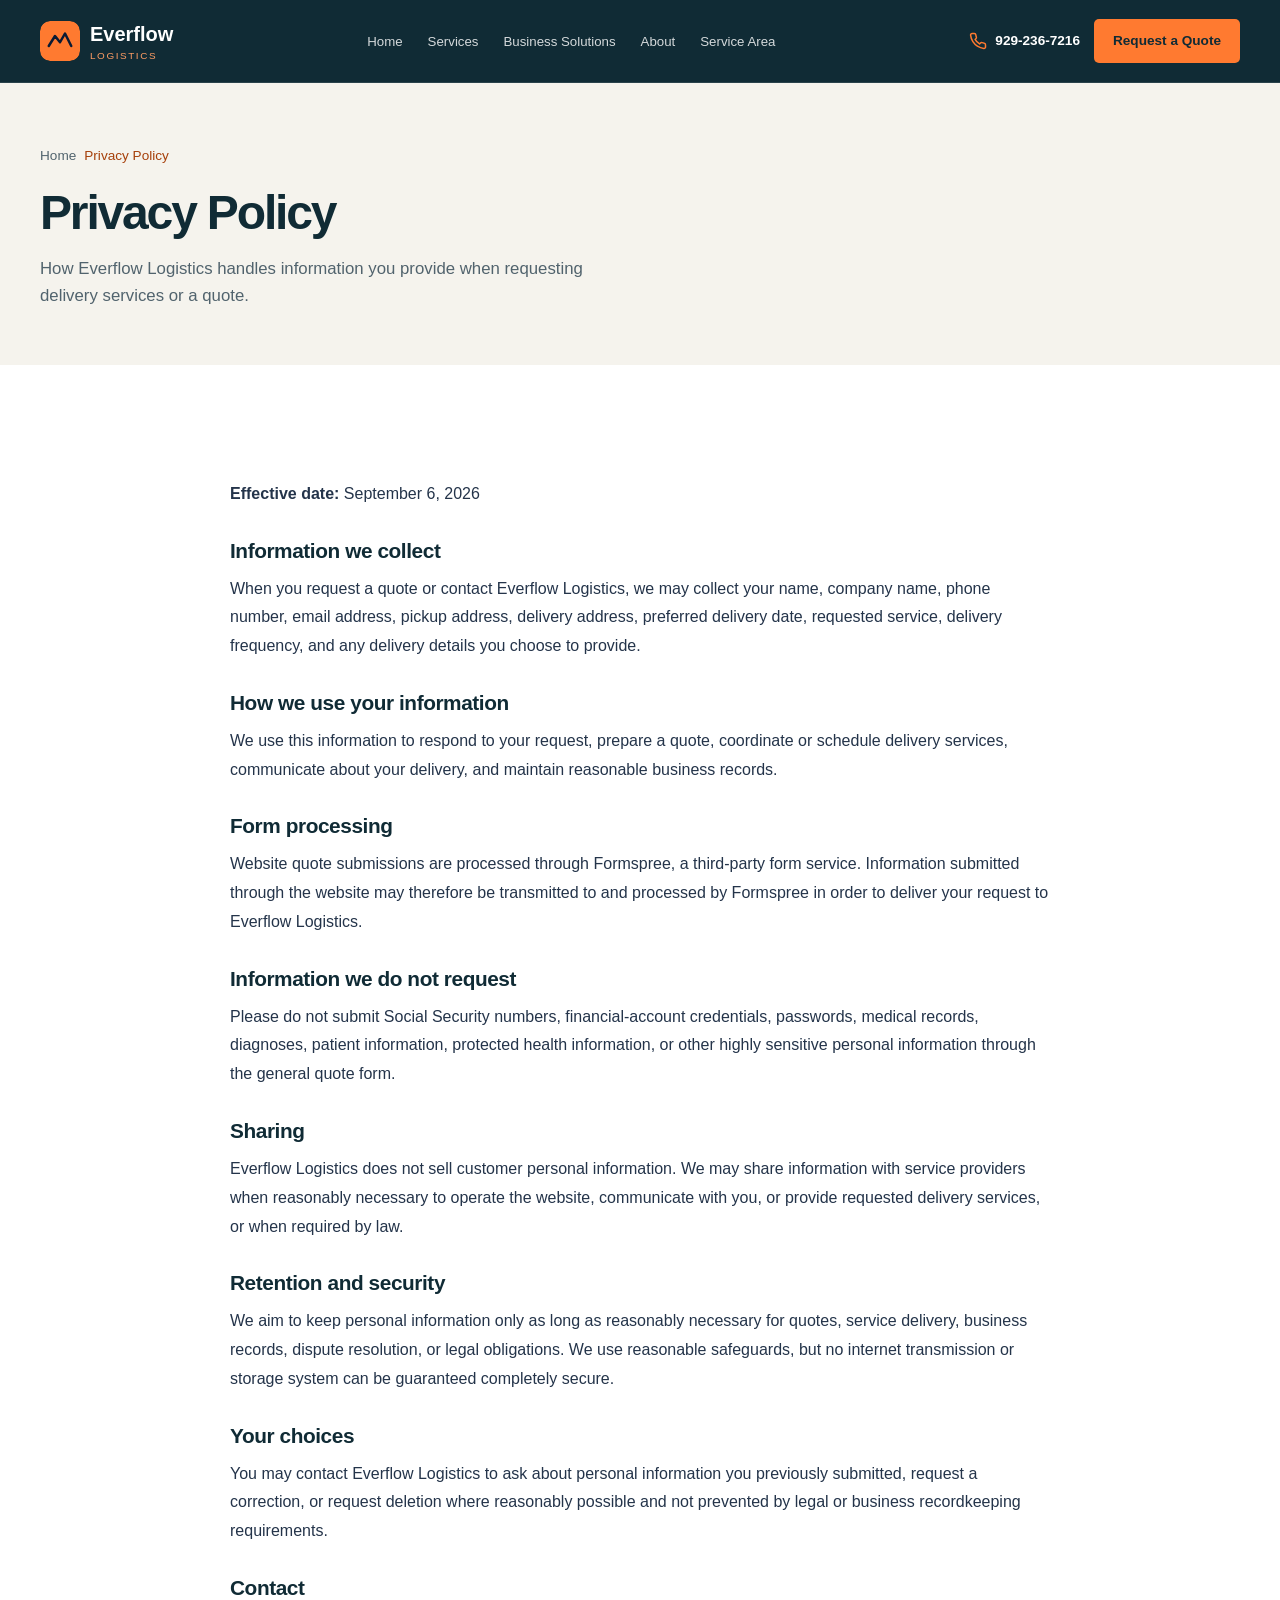
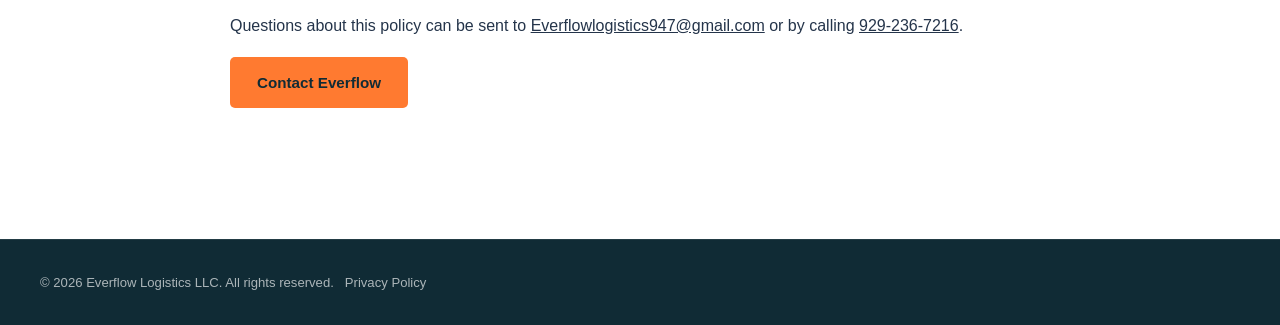
<file: privacy-policy.html>
<!DOCTYPE html>
<html lang="en">
<head>
<meta charset="UTF-8">
<meta http-equiv="Content-Security-Policy" content="default-src 'self'; script-src 'self'; style-src 'self' 'unsafe-inline' https://fonts.googleapis.com; font-src 'self' https://fonts.gstatic.com; img-src 'self' data:; connect-src 'self' https://formspree.io; form-action https://formspree.io; base-uri 'self'; object-src 'none'">
<meta name="viewport" content="width=device-width, initial-scale=1.0">
<title>Privacy Policy | Everflow Logistics</title>
<meta name="description" content="Privacy Policy for Everflow Logistics and the information submitted through our delivery quote form.">
<meta property="og:type" content="website">
<meta property="og:site_name" content="Everflow Logistics">
<meta property="og:title" content="Privacy Policy | Everflow Logistics">
<meta property="og:description" content="How Everflow Logistics handles information submitted through the delivery quote form.">
<meta property="og:url" content="https://everflowdelivery.com/privacy-policy.html">
<meta property="og:image" content="https://everflowdelivery.com/images/cr-v-delivery-vehicle.webp">
<meta property="og:image:alt" content="Black Honda CR-V used by Everflow Logistics for local deliveries">
<meta name="twitter:card" content="summary_large_image">
<meta name="twitter:title" content="Privacy Policy | Everflow Logistics">
<meta name="twitter:description" content="How Everflow Logistics handles information submitted through the delivery quote form.">
<link rel="canonical" href="https://everflowdelivery.com/privacy-policy.html">
<link rel="icon" href="data:image/svg+xml,%3Csvg xmlns='http://www.w3.org/2000/svg' viewBox='0 0 64 64'%3E%3Crect width='64' height='64' rx='14' fill='%230a1a33'/%3E%3Cpath d='M14 40l10-16 8 10 8-14 10 20' stroke='%23ff7a30' stroke-width='4' fill='none' stroke-linecap='round' stroke-linejoin='round'/%3E%3C/svg%3E">
<link rel="preconnect" href="https://fonts.googleapis.com">
<link rel="preconnect" href="https://fonts.gstatic.com" crossorigin>
<link href="https://fonts.googleapis.com/css2?family=Sora:wght@500;600;700;800&family=Inter:wght@400;500;600;700&display=swap" rel="stylesheet">
<link rel="stylesheet" href="css/style.css?v=20261112">
<link rel="stylesheet" href="css/premium.css?v=20261112">
<meta name="referrer" content="strict-origin-when-cross-origin">
</head>
<body class="policy-page">
<a href="#main-content" class="skip-link">Skip to main content</a>
<header class="site-header">
  <div class="container">
    <a href="index.html" class="brand">
      <svg class="mark" aria-hidden="true" viewBox="0 0 64 64" fill="none">
        <rect width="64" height="64" rx="16" fill="#ff7a30"/>
        <path d="M14 40l10-16 8 10 8-14 10 20" stroke="#0a1a33" stroke-width="4" fill="none" stroke-linecap="round" stroke-linejoin="round"/>
      </svg>
      <span>Everflow<span class="sub">Logistics</span></span>
    </a>

    <nav class="main-nav" aria-label="Main navigation">
      <ul>
        <li><a href="index.html">Home</a></li>
        <li><a href="services.html">Services</a></li>
        <li><a href="business-solutions.html">Business Solutions</a></li>
        <li><a href="about.html">About</a></li>
        <li><a href="service-area.html">Service Area</a></li>
      </ul>
    </nav>

    <div class="header-actions">
      <a data-config="phone-href" href="tel:+19292367216" class="header-tel">
        <svg aria-hidden="true" viewBox="0 0 24 24" fill="none" stroke="currentColor" stroke-width="2" stroke-linecap="round" stroke-linejoin="round"><path d="M22 16.92v3a2 2 0 0 1-2.18 2 19.79 19.79 0 0 1-8.63-3.07 19.5 19.5 0 0 1-6-6 19.79 19.79 0 0 1-3.07-8.67A2 2 0 0 1 4.11 2h3a2 2 0 0 1 2 1.72c.127.96.361 1.903.7 2.81a2 2 0 0 1-.45 2.11L8.09 9.91a16 16 0 0 0 6 6l1.27-1.27a2 2 0 0 1 2.11-.45c.907.339 1.85.573 2.81.7A2 2 0 0 1 22 16.92z"/></svg>
        <span data-config="phone">929-236-7216</span>
      </a>
      <a href="contact.html" class="btn btn-primary btn-sm header-quote">Request a Quote</a>
      <a data-config="phone-href" href="tel:+19292367216" class="header-tel-mobile" aria-label="Call Everflow Logistics">
        <svg aria-hidden="true" viewBox="0 0 24 24" fill="none" stroke="currentColor" stroke-width="2" stroke-linecap="round" stroke-linejoin="round"><path d="M22 16.92v3a2 2 0 0 1-2.18 2 19.79 19.79 0 0 1-8.63-3.07 19.5 19.5 0 0 1-6-6 19.79 19.79 0 0 1-3.07-8.67A2 2 0 0 1 4.11 2h3a2 2 0 0 1 2 1.72c.127.96.361 1.903.7 2.81a2 2 0 0 1-.45 2.11L8.09 9.91a16 16 0 0 0 6 6l1.27-1.27a2 2 0 0 1 2.11-.45c.907.339 1.85.573 2.81.7A2 2 0 0 1 22 16.92z"/></svg>
      </a>
      <button class="nav-toggle" aria-label="Open menu">
        <svg aria-hidden="true" viewBox="0 0 24 24" fill="none" stroke="currentColor" stroke-width="2" stroke-linecap="round" stroke-linejoin="round"><line x1="3" y1="6" x2="21" y2="6"/><line x1="3" y1="12" x2="21" y2="12"/><line x1="3" y1="18" x2="21" y2="18"/></svg>
      </button>
    </div>
  </div>
</header>

<!-- Mobile nav drawer -->
<div class="mobile-nav">
  <div class="mobile-nav-top">
    <a href="index.html" class="brand">
      <svg class="mark" aria-hidden="true" viewBox="0 0 64 64" fill="none">
        <rect width="64" height="64" rx="16" fill="#ff7a30"/>
        <path d="M14 40l10-16 8 10 8-14 10 20" stroke="#0a1a33" stroke-width="4" fill="none" stroke-linecap="round" stroke-linejoin="round"/>
      </svg>
      <span>Everflow</span>
    </a>
    <button class="mobile-nav-close" aria-label="Close menu">
      <svg aria-hidden="true" viewBox="0 0 24 24" fill="none" stroke="currentColor" stroke-width="2" stroke-linecap="round" stroke-linejoin="round"><line x1="18" y1="6" x2="6" y2="18"/><line x1="6" y1="6" x2="18" y2="18"/></svg>
    </button>
  </div>
  <ul>
    <li><a href="index.html">Home</a></li>
    <li><a href="services.html">Services</a></li>
    <li><a href="business-solutions.html">Business Solutions</a></li>
    <li><a href="about.html">About</a></li>
    <li><a href="service-area.html">Service Area</a></li>
  </ul>
  <div class="mobile-nav-footer">
    <a data-config="phone-href" href="tel:+19292367216" class="header-tel">
      <svg aria-hidden="true" viewBox="0 0 24 24" fill="none" stroke="currentColor" stroke-width="2" stroke-linecap="round" stroke-linejoin="round"><path d="M22 16.92v3a2 2 0 0 1-2.18 2 19.79 19.79 0 0 1-8.63-3.07 19.5 19.5 0 0 1-6-6 19.79 19.79 0 0 1-3.07-8.67A2 2 0 0 1 4.11 2h3a2 2 0 0 1 2 1.72c.127.96.361 1.903.7 2.81a2 2 0 0 1-.45 2.11L8.09 9.91a16 16 0 0 0 6 6l1.27-1.27a2 2 0 0 1 2.11-.45c.907.339 1.85.573 2.81.7A2 2 0 0 1 22 16.92z"/></svg>
      <span data-config="phone">929-236-7216</span>
    </a>
    <a href="contact.html" class="btn btn-primary btn-block">Request a Quote</a>
  </div>
</div>


<main id="main-content">
  <section class="page-hero"><div class="hero-grid-bg"></div><div class="container"><div class="breadcrumb"><a href="index.html">Home</a><span class="current">Privacy Policy</span></div><h1>Privacy Policy</h1><p class="lead">How Everflow Logistics handles information you provide when requesting delivery services or a quote.</p></div></section>
  <section class="section-pad"><div class="container" style="max-width:900px;">
    <p><strong>Effective date:</strong> September 6, 2026</p>
    <h2>Information we collect</h2>
    <p>When you request a quote or contact Everflow Logistics, we may collect your name, company name, phone number, email address, pickup address, delivery address, preferred delivery date, requested service, delivery frequency, and any delivery details you choose to provide.</p>
    <h2>How we use your information</h2>
    <p>We use this information to respond to your request, prepare a quote, coordinate or schedule delivery services, communicate about your delivery, and maintain reasonable business records.</p>
    <h2>Form processing</h2>
    <p>Website quote submissions are processed through Formspree, a third-party form service. Information submitted through the website may therefore be transmitted to and processed by Formspree in order to deliver your request to Everflow Logistics.</p>
    <h2>Information we do not request</h2>
    <p>Please do not submit Social Security numbers, financial-account credentials, passwords, medical records, diagnoses, patient information, protected health information, or other highly sensitive personal information through the general quote form.</p>
    <h2>Sharing</h2>
    <p>Everflow Logistics does not sell customer personal information. We may share information with service providers when reasonably necessary to operate the website, communicate with you, or provide requested delivery services, or when required by law.</p>
    <h2>Retention and security</h2>
    <p>We aim to keep personal information only as long as reasonably necessary for quotes, service delivery, business records, dispute resolution, or legal obligations. We use reasonable safeguards, but no internet transmission or storage system can be guaranteed completely secure.</p>
    <h2>Your choices</h2>
    <p>You may contact Everflow Logistics to ask about personal information you previously submitted, request a correction, or request deletion where reasonably possible and not prevented by legal or business recordkeeping requirements.</p>
    <h2>Contact</h2>
    <p>Questions about this policy can be sent to <a data-config="email-href" href="mailto:Everflowlogistics947@gmail.com"><span data-config="email">Everflow Logistics</span></a> or by calling <a data-config="phone-href" href="tel:+19292367216"><span data-config="phone">929-236-7216</span></a>.</p>
    <p><a href="contact.html" class="btn btn-primary">Contact Everflow</a></p>
  </div></section>
</main>
<footer class="site-footer"><div class="container footer-bottom"><span>&copy; <span id="year"></span> Everflow Logistics LLC. All rights reserved. &nbsp; <a href="privacy-policy.html">Privacy Policy</a></span></div></footer>
<script src="js/site-config.js?v=20261112"></script>
<script src="js/script.js?v=20261112"></script>
</body>
</html>
</file>
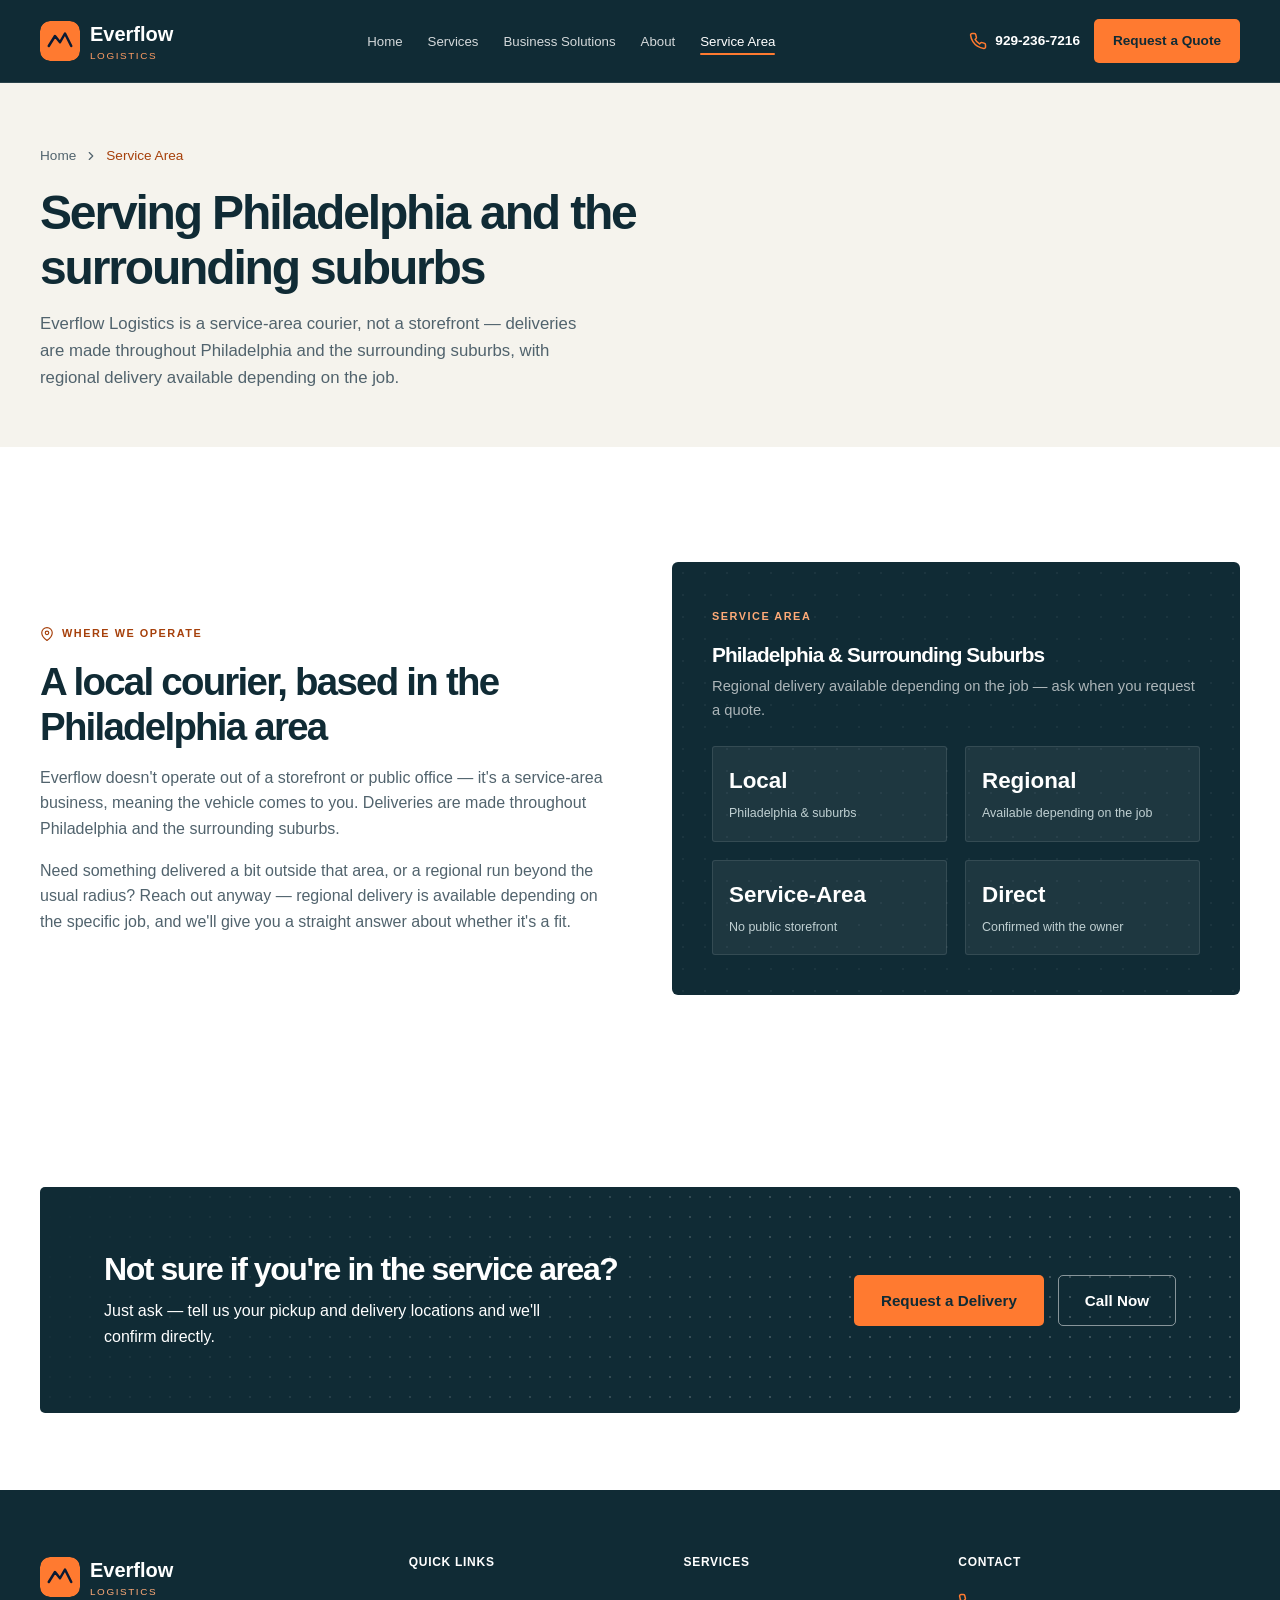
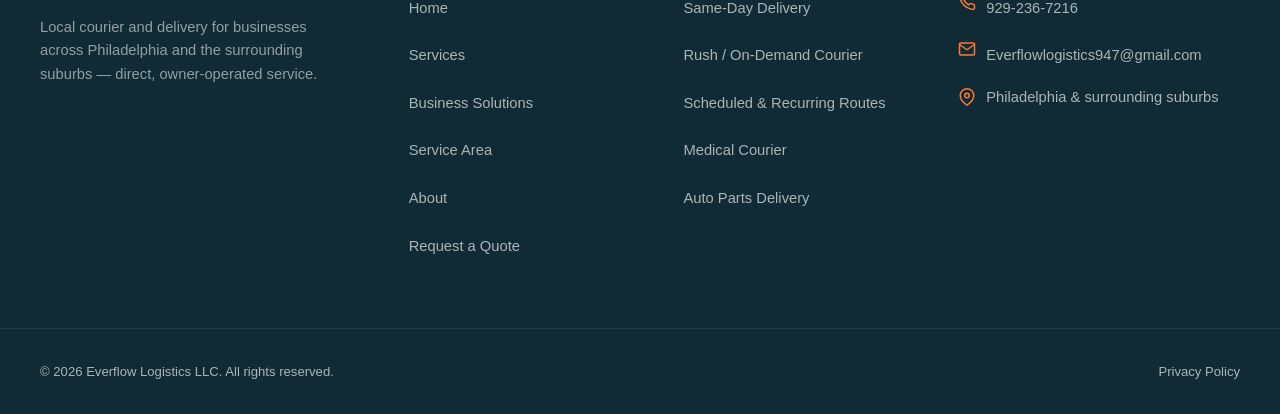
<file: service-area.html>
<!DOCTYPE html>
<html lang="en">
<head>
<meta charset="UTF-8">
<meta http-equiv="Content-Security-Policy" content="default-src 'self'; script-src 'self'; style-src 'self' 'unsafe-inline' https://fonts.googleapis.com; font-src 'self' https://fonts.gstatic.com; img-src 'self' data:; connect-src 'self' https://formspree.io; form-action https://formspree.io; base-uri 'self'; object-src 'none'">
<meta name="viewport" content="width=device-width, initial-scale=1.0">
<title>Philadelphia Delivery Service Area | Everflow Logistics</title>
<meta name="description" content="Everflow Logistics serves Philadelphia and the surrounding suburbs, with regional delivery available depending on the job. A service-area courier, not a storefront.">
<meta property="og:type" content="website">
<meta property="og:site_name" content="Everflow Logistics">
<meta property="og:title" content="Philadelphia Delivery Service Area | Everflow Logistics">
<meta property="og:description" content="Everflow Logistics serves Philadelphia and the surrounding suburbs, with regional delivery available depending on the job.">
<meta property="og:url" content="https://everflowdelivery.com/service-area.html">
<meta property="og:image" content="https://everflowdelivery.com/images/cr-v-delivery-vehicle.webp">
<meta property="og:image:alt" content="Black Honda CR-V used by Everflow Logistics for local deliveries">
<meta name="twitter:card" content="summary_large_image">
<meta name="twitter:title" content="Philadelphia Delivery Service Area | Everflow Logistics">
<meta name="twitter:description" content="Philadelphia and surrounding suburbs, with regional delivery available depending on the job.">
<link rel="canonical" href="https://everflowdelivery.com/service-area.html">
<link rel="icon" href="data:image/svg+xml,%3Csvg xmlns='http://www.w3.org/2000/svg' viewBox='0 0 64 64'%3E%3Crect width='64' height='64' rx='14' fill='%230a1a33'/%3E%3Cpath d='M14 40l10-16 8 10 8-14 10 20' stroke='%23ff7a30' stroke-width='4' fill='none' stroke-linecap='round' stroke-linejoin='round'/%3E%3C/svg%3E">
<link rel="preconnect" href="https://fonts.googleapis.com">
<link rel="preconnect" href="https://fonts.gstatic.com" crossorigin>
<link href="https://fonts.googleapis.com/css2?family=Sora:wght@500;600;700;800&family=Inter:wght@400;500;600;700&display=swap" rel="stylesheet">
<link rel="stylesheet" href="css/style.css?v=20261112">
<link rel="stylesheet" href="css/premium.css?v=20261112">
<meta name="referrer" content="strict-origin-when-cross-origin">
</head>
<body>

<a href="#main-content" class="skip-link">Skip to main content</a>

<!-- ================= HEADER ================= -->
<header class="site-header">
  <div class="container">
    <a href="index.html" class="brand">
      <svg class="mark" aria-hidden="true" viewBox="0 0 64 64" fill="none">
        <rect width="64" height="64" rx="16" fill="#ff7a30"/>
        <path d="M14 40l10-16 8 10 8-14 10 20" stroke="#0a1a33" stroke-width="4" fill="none" stroke-linecap="round" stroke-linejoin="round"/>
      </svg>
      <span>Everflow<span class="sub">Logistics</span></span>
    </a>
    <nav class="main-nav" aria-label="Main navigation">
      <ul>
        <li><a href="index.html">Home</a></li>
        <li><a href="services.html">Services</a></li>
        <li><a href="business-solutions.html">Business Solutions</a></li>
        <li><a href="about.html">About</a></li>
        <li><a href="service-area.html">Service Area</a></li>
      </ul>
    </nav>
    <div class="header-actions">
      <a data-config="phone-href" href="tel:+19292367216" class="header-tel">
        <svg aria-hidden="true" viewBox="0 0 24 24" fill="none" stroke="currentColor" stroke-width="2" stroke-linecap="round" stroke-linejoin="round"><path d="M22 16.92v3a2 2 0 0 1-2.18 2 19.79 19.79 0 0 1-8.63-3.07 19.5 19.5 0 0 1-6-6 19.79 19.79 0 0 1-3.07-8.67A2 2 0 0 1 4.11 2h3a2 2 0 0 1 2 1.72c.127.96.361 1.903.7 2.81a2 2 0 0 1-.45 2.11L8.09 9.91a16 16 0 0 0 6 6l1.27-1.27a2 2 0 0 1 2.11-.45c.907.339 1.85.573 2.81.7A2 2 0 0 1 22 16.92z"/></svg>
        <span data-config="phone">929-236-7216</span>
      </a>
      <a href="contact.html" class="btn btn-primary btn-sm header-quote">Request a Quote</a>
      <a data-config="phone-href" href="tel:+19292367216" class="header-tel-mobile" aria-label="Call Everflow Logistics">
        <svg aria-hidden="true" viewBox="0 0 24 24" fill="none" stroke="currentColor" stroke-width="2" stroke-linecap="round" stroke-linejoin="round"><path d="M22 16.92v3a2 2 0 0 1-2.18 2 19.79 19.79 0 0 1-8.63-3.07 19.5 19.5 0 0 1-6-6 19.79 19.79 0 0 1-3.07-8.67A2 2 0 0 1 4.11 2h3a2 2 0 0 1 2 1.72c.127.96.361 1.903.7 2.81a2 2 0 0 1-.45 2.11L8.09 9.91a16 16 0 0 0 6 6l1.27-1.27a2 2 0 0 1 2.11-.45c.907.339 1.85.573 2.81.7A2 2 0 0 1 22 16.92z"/></svg>
      </a>
      <button class="nav-toggle" aria-label="Open menu">
        <svg aria-hidden="true" viewBox="0 0 24 24" fill="none" stroke="currentColor" stroke-width="2" stroke-linecap="round" stroke-linejoin="round"><line x1="3" y1="6" x2="21" y2="6"/><line x1="3" y1="12" x2="21" y2="12"/><line x1="3" y1="18" x2="21" y2="18"/></svg>
      </button>
    </div>
  </div>
</header>

<div class="mobile-nav">
  <div class="mobile-nav-top">
    <a href="index.html" class="brand">
      <svg class="mark" aria-hidden="true" viewBox="0 0 64 64" fill="none">
        <rect width="64" height="64" rx="16" fill="#ff7a30"/>
        <path d="M14 40l10-16 8 10 8-14 10 20" stroke="#0a1a33" stroke-width="4" fill="none" stroke-linecap="round" stroke-linejoin="round"/>
      </svg>
      <span>Everflow</span>
    </a>
    <button class="mobile-nav-close" aria-label="Close menu">
      <svg aria-hidden="true" viewBox="0 0 24 24" fill="none" stroke="currentColor" stroke-width="2" stroke-linecap="round" stroke-linejoin="round"><line x1="18" y1="6" x2="6" y2="18"/><line x1="6" y1="6" x2="18" y2="18"/></svg>
    </button>
  </div>
  <ul>
    <li><a href="index.html">Home</a></li>
    <li><a href="services.html">Services</a></li>
    <li><a href="business-solutions.html">Business Solutions</a></li>
    <li><a href="about.html">About</a></li>
    <li><a href="service-area.html">Service Area</a></li>
  </ul>
  <div class="mobile-nav-footer">
    <a data-config="phone-href" href="tel:+19292367216" class="header-tel">
      <svg aria-hidden="true" viewBox="0 0 24 24" fill="none" stroke="currentColor" stroke-width="2" stroke-linecap="round" stroke-linejoin="round"><path d="M22 16.92v3a2 2 0 0 1-2.18 2 19.79 19.79 0 0 1-8.63-3.07 19.5 19.5 0 0 1-6-6 19.79 19.79 0 0 1-3.07-8.67A2 2 0 0 1 4.11 2h3a2 2 0 0 1 2 1.72c.127.96.361 1.903.7 2.81a2 2 0 0 1-.45 2.11L8.09 9.91a16 16 0 0 0 6 6l1.27-1.27a2 2 0 0 1 2.11-.45c.907.339 1.85.573 2.81.7A2 2 0 0 1 22 16.92z"/></svg>
      <span data-config="phone">929-236-7216</span>
    </a>
    <a href="contact.html" class="btn btn-primary btn-block">Request a Quote</a>
  </div>
</div>

<main id="main-content">
  <!-- ================= PAGE HERO ================= -->
  <section class="page-hero">
    <div class="hero-grid-bg"></div>
    <div class="container">
      <div class="breadcrumb">
        <a href="index.html">Home</a>
        <svg aria-hidden="true" viewBox="0 0 24 24" fill="none" stroke="currentColor" stroke-width="2" stroke-linecap="round" stroke-linejoin="round"><polyline points="9 18 15 12 9 6"/></svg>
        <span class="current">Service Area</span>
      </div>
      <h1>Serving Philadelphia and the surrounding suburbs</h1>
      <p class="lead">Everflow Logistics is a service-area courier, not a storefront — deliveries are made throughout Philadelphia and the surrounding suburbs, with regional delivery available depending on the job.</p>
    </div>
  </section>

  <!-- ================= SERVICE AREA DETAIL ================= -->
  <section class="section-pad">
    <div class="container">
      <div class="split">
        <div data-reveal>
          <div class="kicker">
            <svg aria-hidden="true" viewBox="0 0 24 24" fill="none" stroke="currentColor" stroke-width="2" stroke-linecap="round" stroke-linejoin="round"><path d="M21 10c0 7-9 13-9 13s-9-6-9-13a9 9 0 0 1 18 0z"/><circle cx="12" cy="10" r="3"/></svg>
            Where we operate
          </div>
          <h2 style="font-size:clamp(1.8rem,3vw,2.4rem);margin-bottom:16px;">A local courier, based in the Philadelphia area</h2>
          <p style="color:var(--gray-500);margin-bottom:16px;">Everflow doesn't operate out of a storefront or public office — it's a service-area business, meaning the vehicle comes to you. Deliveries are made throughout Philadelphia and the surrounding suburbs.</p>
          <p style="color:var(--gray-500);">Need something delivered a bit outside that area, or a regional run beyond the usual radius? Reach out anyway — regional delivery is available depending on the specific job, and we'll give you a straight answer about whether it's a fit.</p>
        </div>
        <div class="split-visual" data-reveal>
          <div class="panel-card">
            <div class="kicker on-dark">Service Area</div>
            <h3 style="color:#fff;font-size:1.3rem;">Philadelphia &amp; Surrounding Suburbs</h3>
            <p style="color:rgba(255,255,255,0.65);margin-top:8px;font-size:0.92rem;">Regional delivery available depending on the job — ask when you request a quote.</p>
            <div class="mini-stats">
              <div class="box"><b>Local</b><span>Philadelphia &amp; suburbs</span></div>
              <div class="box"><b>Regional</b><span>Available depending on the job</span></div>
              <div class="box"><b>Service-Area</b><span>No public storefront</span></div>
              <div class="box"><b>Direct</b><span>Confirmed with the owner</span></div>
            </div>
          </div>
        </div>
      </div>
    </div>
  </section>

  <!-- ================= CTA ================= -->
  <section class="section-pad-sm">
    <div class="container">
      <div class="cta-banner" data-reveal>
        <div>
          <h2>Not sure if you're in the service area?</h2>
          <p>Just ask — tell us your pickup and delivery locations and we'll confirm directly.</p>
        </div>
        <div class="cta-actions">
          <a href="contact.html" class="btn btn-dark">Request a Delivery</a>
          <a data-config="phone-href" href="tel:+19292367216" class="btn btn-ghost" style="border-color:rgba(255,255,255,0.5);">Call Now</a>
        </div>
      </div>
    </div>
  </section>
</main>

<!-- ================= FOOTER ================= -->
<footer class="site-footer">
  <div class="container footer-top">
    <div class="footer-brand">
      <a href="index.html" class="brand">
        <svg class="mark" aria-hidden="true" viewBox="0 0 64 64" fill="none">
          <rect width="64" height="64" rx="16" fill="#ff7a30"/>
          <path d="M14 40l10-16 8 10 8-14 10 20" stroke="#0a1a33" stroke-width="4" fill="none" stroke-linecap="round" stroke-linejoin="round"/>
        </svg>
        <span>Everflow<span class="sub">Logistics</span></span>
      </a>
      <p>Local courier and delivery for businesses across Philadelphia and the surrounding suburbs — direct, owner-operated service.</p>
    </div>
    <div class="footer-col">
      <h2 class="footer-heading">Quick Links</h2>
      <ul>
        <li><a href="index.html">Home</a></li>
        <li><a href="services.html">Services</a></li>
        <li><a href="business-solutions.html">Business Solutions</a></li>
        <li><a href="service-area.html">Service Area</a></li>
        <li><a href="about.html">About</a></li>
        <li><a href="contact.html">Request a Quote</a></li>
      </ul>
    </div>
    <div class="footer-col">
      <h2 class="footer-heading">Services</h2>
      <ul>
        <li><a href="services.html#same-day">Same-Day Delivery</a></li>
        <li><a href="services.html#rush">Rush / On-Demand Courier</a></li>
        <li><a href="services.html#recurring">Scheduled &amp; Recurring Routes</a></li>
        <li><a href="services.html#medical">Medical Courier</a></li>
        <li><a href="services.html#auto-parts">Auto Parts Delivery</a></li>
      </ul>
    </div>
    <div class="footer-col">
      <h2 class="footer-heading">Contact</h2>
      <ul class="footer-contact">
        <li>
          <svg aria-hidden="true" viewBox="0 0 24 24" fill="none" stroke="currentColor" stroke-width="2" stroke-linecap="round" stroke-linejoin="round"><path d="M22 16.92v3a2 2 0 0 1-2.18 2 19.79 19.79 0 0 1-8.63-3.07 19.5 19.5 0 0 1-6-6 19.79 19.79 0 0 1-3.07-8.67A2 2 0 0 1 4.11 2h3a2 2 0 0 1 2 1.72c.127.96.361 1.903.7 2.81a2 2 0 0 1-.45 2.11L8.09 9.91a16 16 0 0 0 6 6l1.27-1.27a2 2 0 0 1 2.11-.45c.907.339 1.85.573 2.81.7A2 2 0 0 1 22 16.92z"/></svg>
          <a data-config="phone-href" href="tel:+19292367216"><span data-config="phone">929-236-7216</span></a>
        </li>
        <li>
          <svg aria-hidden="true" viewBox="0 0 24 24" fill="none" stroke="currentColor" stroke-width="2" stroke-linecap="round" stroke-linejoin="round"><path d="M4 4h16c1.1 0 2 .9 2 2v12c0 1.1-.9 2-2 2H4c-1.1 0-2-.9-2-2V6c0-1.1.9-2 2-2z"/><polyline points="22 6 12 13 2 6"/></svg>
          <a data-config="email-href" href="mailto:Everflowlogistics947@gmail.com"><span data-config="email">Everflowlogistics947@gmail.com</span></a>
        </li>
        <li>
          <svg aria-hidden="true" viewBox="0 0 24 24" fill="none" stroke="currentColor" stroke-width="2" stroke-linecap="round" stroke-linejoin="round"><path d="M21 10c0 7-9 13-9 13s-9-6-9-13a9 9 0 0 1 18 0z"/><circle cx="12" cy="10" r="3"/></svg>
          <span>Philadelphia &amp; surrounding suburbs</span>
        </li>
      </ul>
    </div>
  </div>
  <div class="container footer-bottom">
    <span>&copy; <span id="year"></span> Everflow Logistics LLC. All rights reserved.</span>
  </div>
</footer>

<button class="back-to-top" aria-label="Back to top">
  <svg aria-hidden="true" viewBox="0 0 24 24" fill="none" stroke="currentColor" stroke-width="2" stroke-linecap="round" stroke-linejoin="round"><line x1="12" y1="19" x2="12" y2="5"/><polyline points="5 12 12 5 19 12"/></svg>
</button>

<script src="js/site-config.js?v=20261112"></script>
<script src="js/script.js?v=20261112"></script>
</body>
</html>
</file>
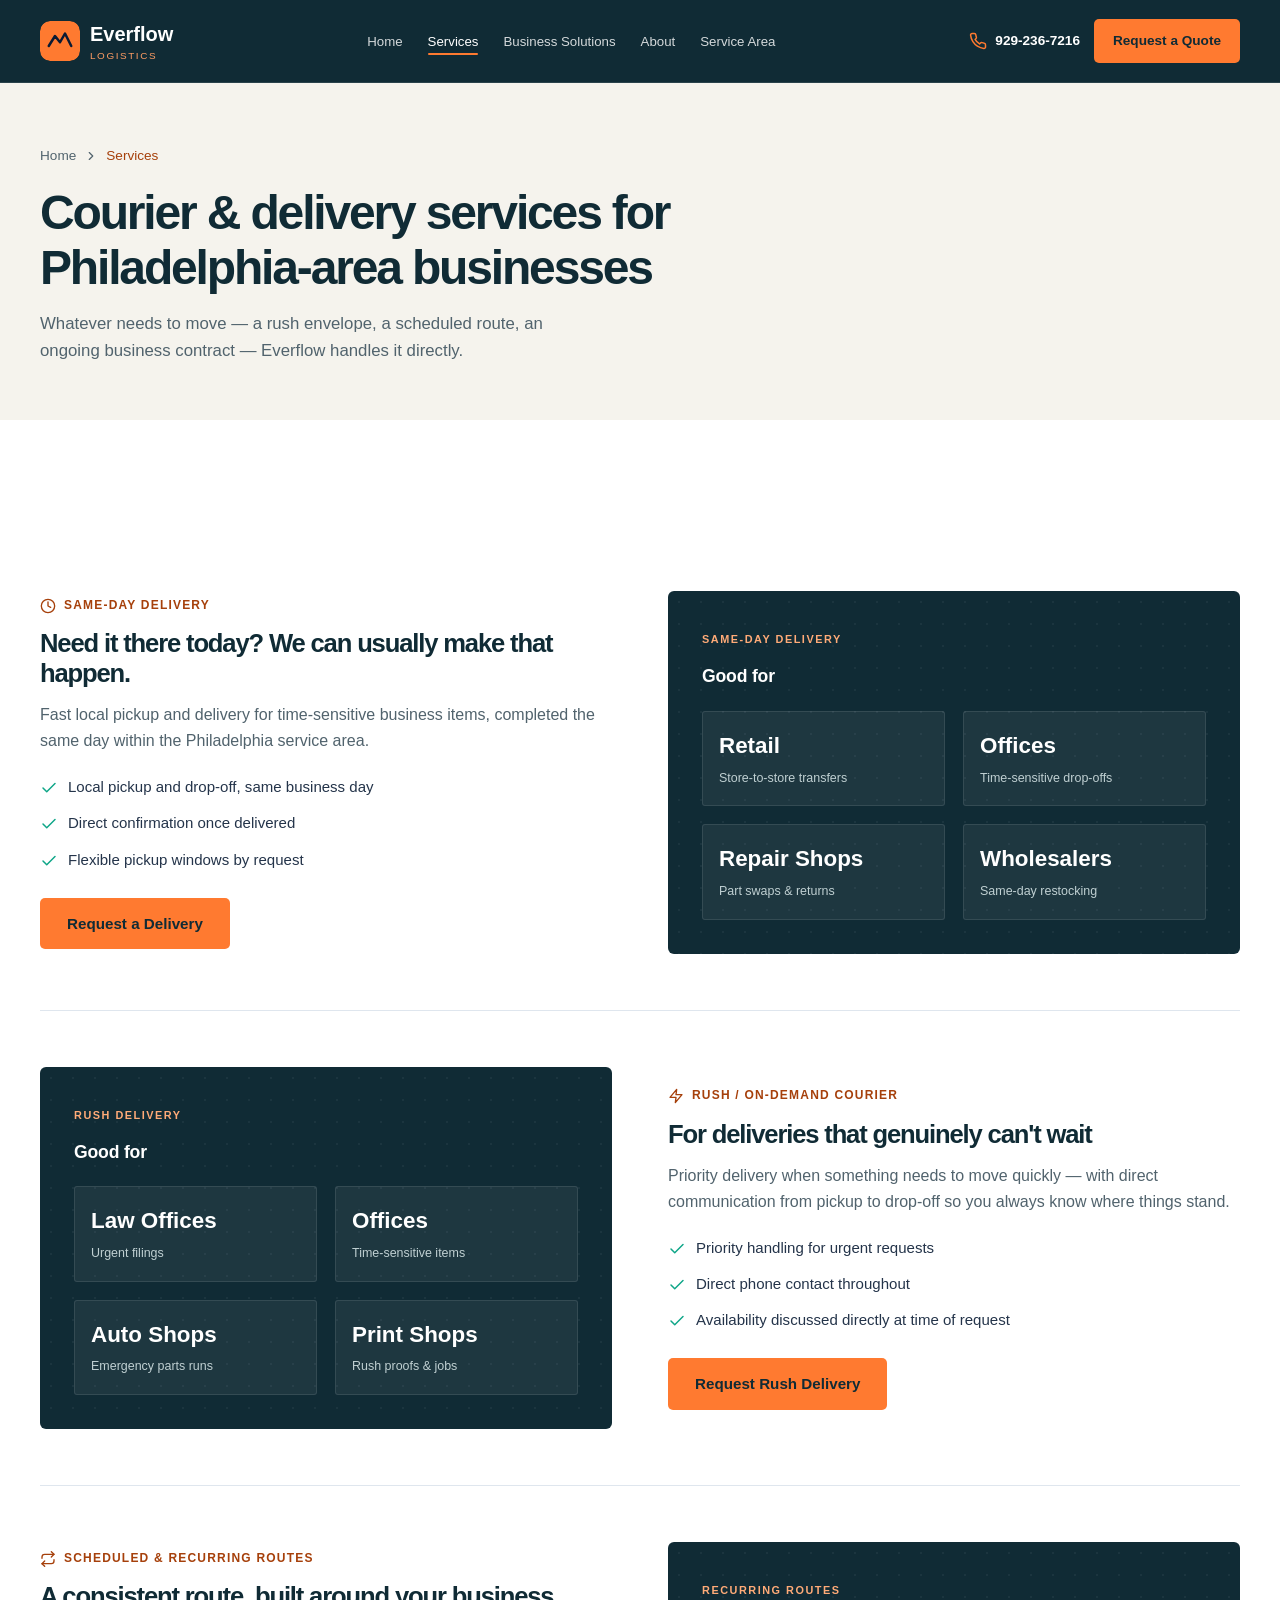
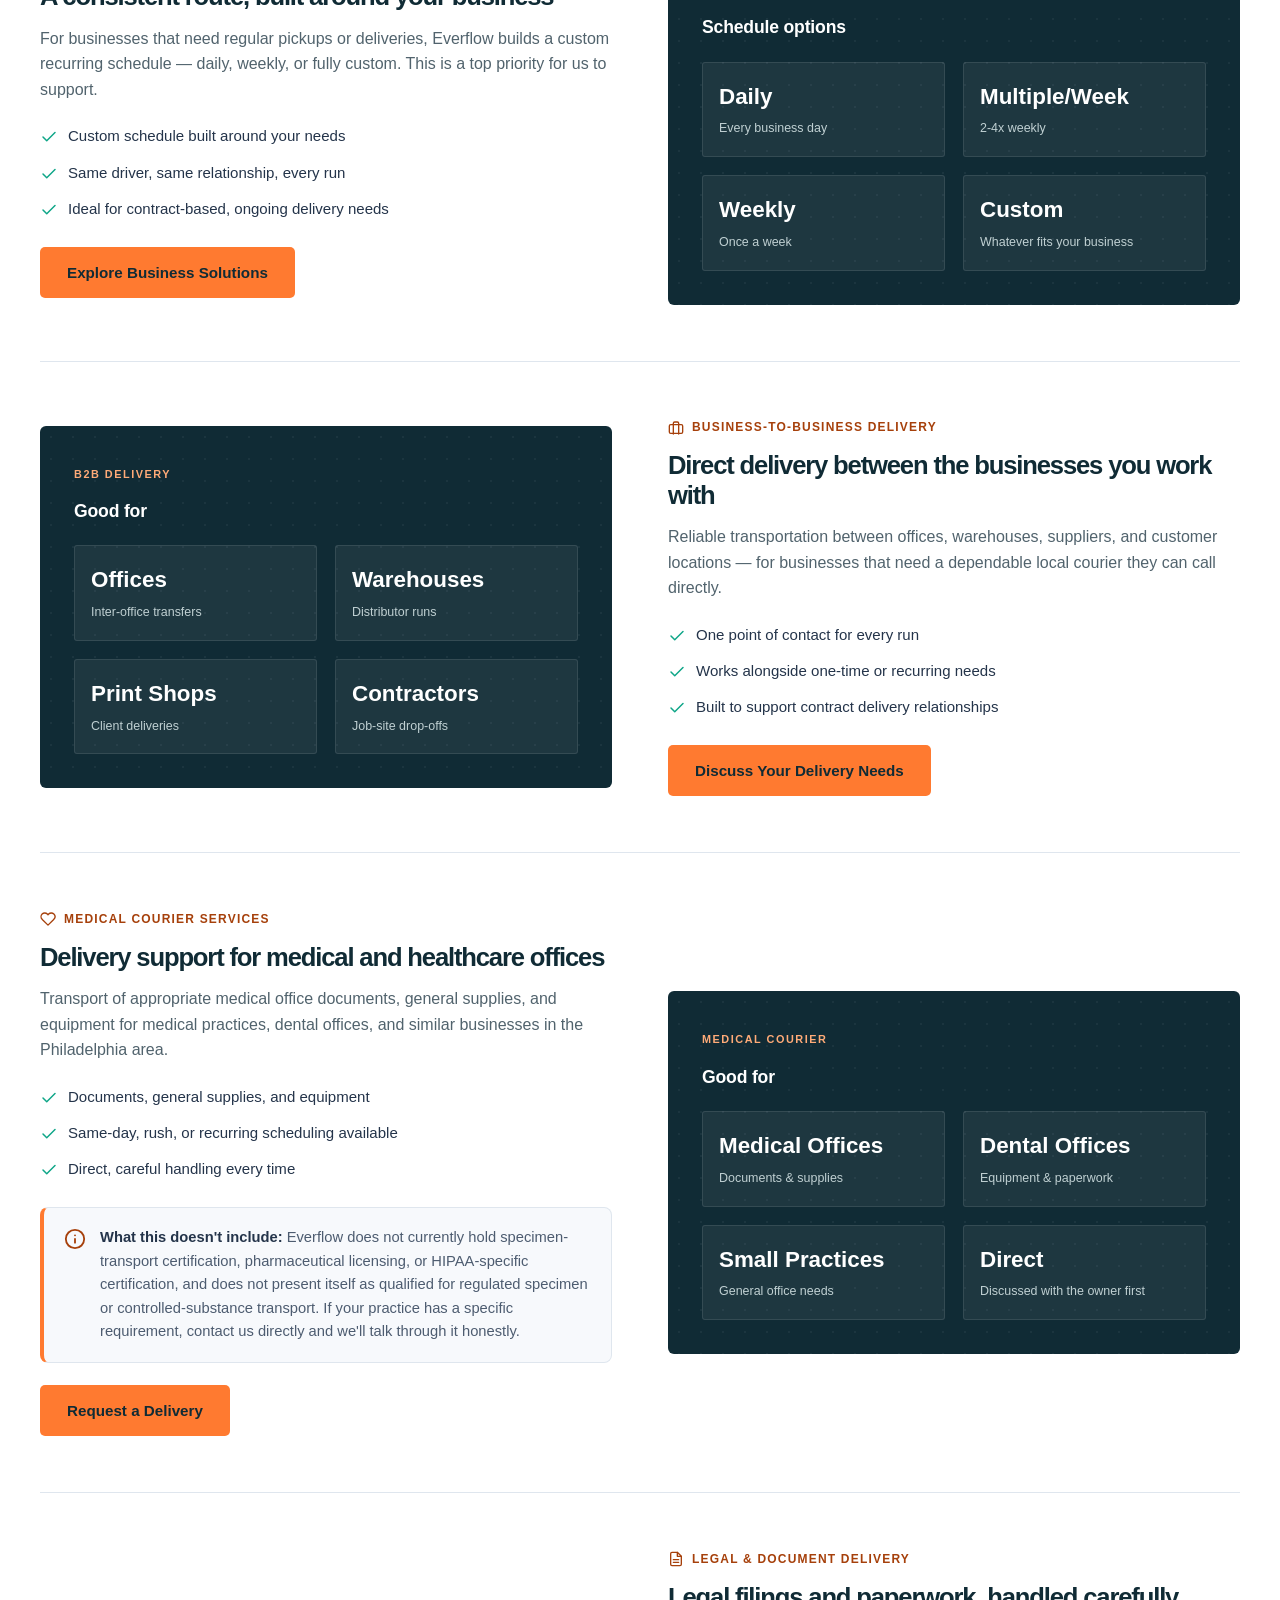
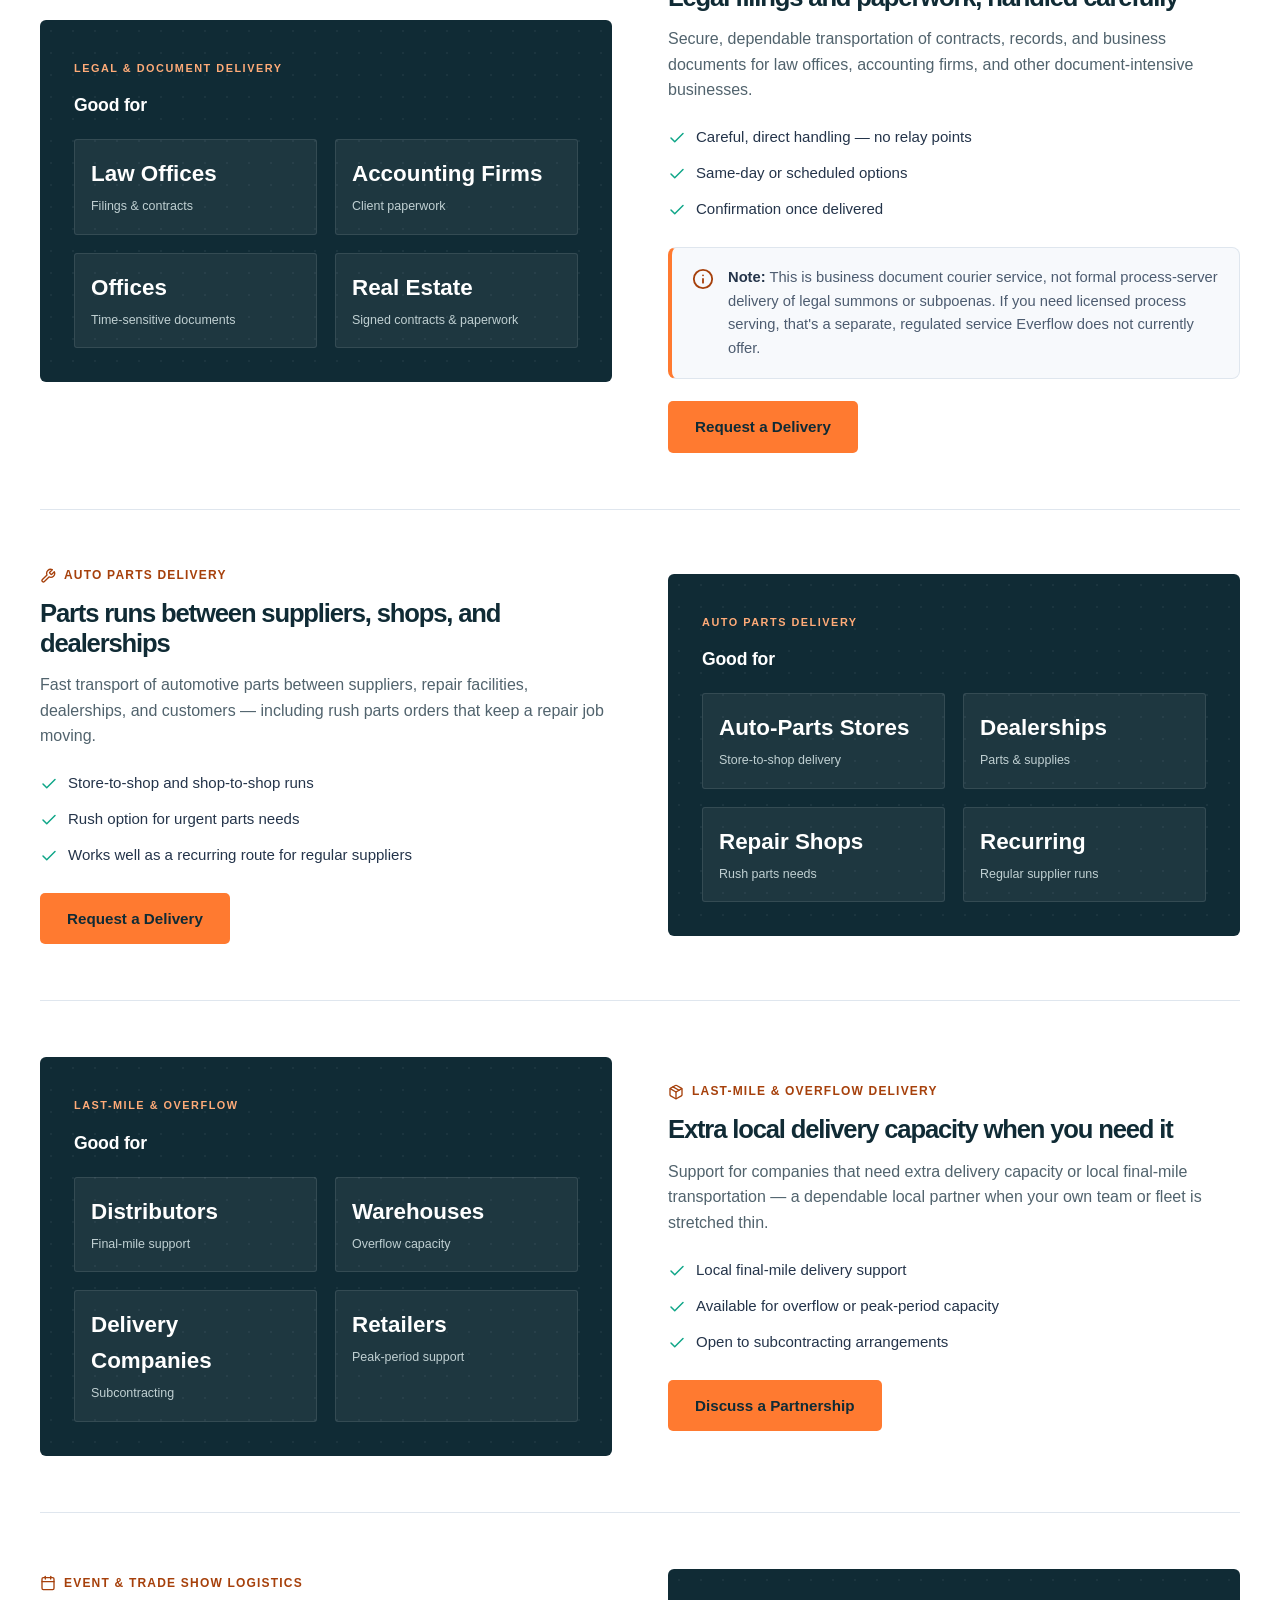
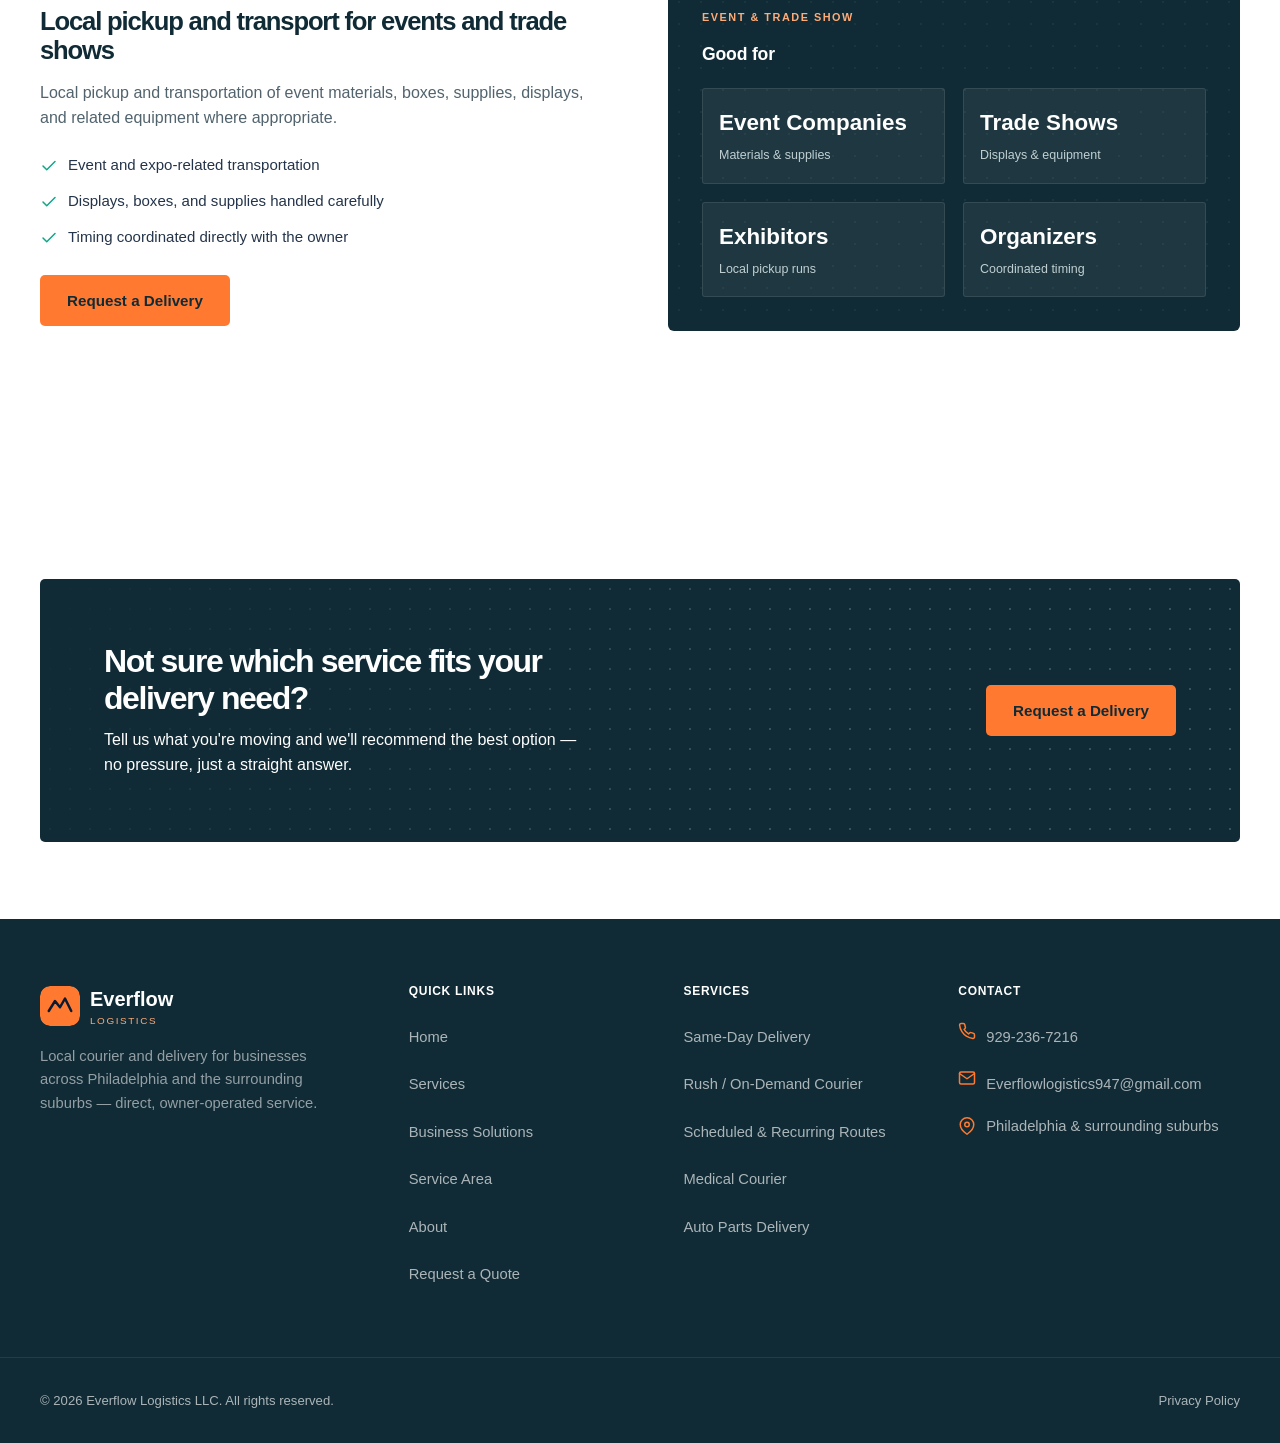
<file: services.html>
<!DOCTYPE html>
<html lang="en">
<head>
<meta charset="UTF-8">
<meta http-equiv="Content-Security-Policy" content="default-src 'self'; script-src 'self'; style-src 'self' 'unsafe-inline' https://fonts.googleapis.com; font-src 'self' https://fonts.gstatic.com; img-src 'self' data:; connect-src 'self' https://formspree.io; form-action https://formspree.io; base-uri 'self'; object-src 'none'">
<meta name="viewport" content="width=device-width, initial-scale=1.0">
<title>Courier &amp; Delivery Services in Philadelphia | Everflow Logistics</title>
<meta name="description" content="Same-day delivery, rush courier, scheduled and recurring routes, business-to-business delivery, medical courier, legal document delivery, and auto parts delivery for Philadelphia-area businesses.">
<meta property="og:type" content="website">
<meta property="og:site_name" content="Everflow Logistics">
<meta property="og:title" content="Courier & Delivery Services in Philadelphia | Everflow Logistics">
<meta property="og:description" content="Same-day, rush, scheduled, and recurring courier delivery for Philadelphia-area businesses, including medical courier, legal document delivery, and auto parts delivery.">
<meta property="og:url" content="https://everflowdelivery.com/services.html">
<meta property="og:image" content="https://everflowdelivery.com/images/cr-v-delivery-vehicle.webp">
<meta property="og:image:alt" content="Black Honda CR-V used by Everflow Logistics for local deliveries">
<meta name="twitter:card" content="summary_large_image">
<meta name="twitter:title" content="Courier & Delivery Services in Philadelphia | Everflow Logistics">
<meta name="twitter:description" content="Same-day, rush, scheduled, and recurring courier delivery for Philadelphia-area businesses.">
<link rel="canonical" href="https://everflowdelivery.com/services.html">
<link rel="icon" href="data:image/svg+xml,%3Csvg xmlns='http://www.w3.org/2000/svg' viewBox='0 0 64 64'%3E%3Crect width='64' height='64' rx='14' fill='%230a1a33'/%3E%3Cpath d='M14 40l10-16 8 10 8-14 10 20' stroke='%23ff7a30' stroke-width='4' fill='none' stroke-linecap='round' stroke-linejoin='round'/%3E%3C/svg%3E">
<link rel="preconnect" href="https://fonts.googleapis.com">
<link rel="preconnect" href="https://fonts.gstatic.com" crossorigin>
<link href="https://fonts.googleapis.com/css2?family=Sora:wght@500;600;700;800&family=Inter:wght@400;500;600;700&display=swap" rel="stylesheet">
<link rel="stylesheet" href="css/style.css?v=20261112">
<link rel="stylesheet" href="css/premium.css?v=20261112">
<meta name="referrer" content="strict-origin-when-cross-origin">
</head>
<body>

<a href="#main-content" class="skip-link">Skip to main content</a>

<!-- ================= HEADER ================= -->
<header class="site-header">
  <div class="container">
    <a href="index.html" class="brand">
      <svg class="mark" aria-hidden="true" viewBox="0 0 64 64" fill="none">
        <rect width="64" height="64" rx="16" fill="#ff7a30"/>
        <path d="M14 40l10-16 8 10 8-14 10 20" stroke="#0a1a33" stroke-width="4" fill="none" stroke-linecap="round" stroke-linejoin="round"/>
      </svg>
      <span>Everflow<span class="sub">Logistics</span></span>
    </a>
    <nav class="main-nav" aria-label="Main navigation">
      <ul>
        <li><a href="index.html">Home</a></li>
        <li><a href="services.html">Services</a></li>
        <li><a href="business-solutions.html">Business Solutions</a></li>
        <li><a href="about.html">About</a></li>
        <li><a href="service-area.html">Service Area</a></li>
      </ul>
    </nav>
    <div class="header-actions">
      <a data-config="phone-href" href="tel:+19292367216" class="header-tel">
        <svg aria-hidden="true" viewBox="0 0 24 24" fill="none" stroke="currentColor" stroke-width="2" stroke-linecap="round" stroke-linejoin="round"><path d="M22 16.92v3a2 2 0 0 1-2.18 2 19.79 19.79 0 0 1-8.63-3.07 19.5 19.5 0 0 1-6-6 19.79 19.79 0 0 1-3.07-8.67A2 2 0 0 1 4.11 2h3a2 2 0 0 1 2 1.72c.127.96.361 1.903.7 2.81a2 2 0 0 1-.45 2.11L8.09 9.91a16 16 0 0 0 6 6l1.27-1.27a2 2 0 0 1 2.11-.45c.907.339 1.85.573 2.81.7A2 2 0 0 1 22 16.92z"/></svg>
        <span data-config="phone">929-236-7216</span>
      </a>
      <a href="contact.html" class="btn btn-primary btn-sm header-quote">Request a Quote</a>
      <a data-config="phone-href" href="tel:+19292367216" class="header-tel-mobile" aria-label="Call Everflow Logistics">
        <svg aria-hidden="true" viewBox="0 0 24 24" fill="none" stroke="currentColor" stroke-width="2" stroke-linecap="round" stroke-linejoin="round"><path d="M22 16.92v3a2 2 0 0 1-2.18 2 19.79 19.79 0 0 1-8.63-3.07 19.5 19.5 0 0 1-6-6 19.79 19.79 0 0 1-3.07-8.67A2 2 0 0 1 4.11 2h3a2 2 0 0 1 2 1.72c.127.96.361 1.903.7 2.81a2 2 0 0 1-.45 2.11L8.09 9.91a16 16 0 0 0 6 6l1.27-1.27a2 2 0 0 1 2.11-.45c.907.339 1.85.573 2.81.7A2 2 0 0 1 22 16.92z"/></svg>
      </a>
      <button class="nav-toggle" aria-label="Open menu">
        <svg aria-hidden="true" viewBox="0 0 24 24" fill="none" stroke="currentColor" stroke-width="2" stroke-linecap="round" stroke-linejoin="round"><line x1="3" y1="6" x2="21" y2="6"/><line x1="3" y1="12" x2="21" y2="12"/><line x1="3" y1="18" x2="21" y2="18"/></svg>
      </button>
    </div>
  </div>
</header>

<div class="mobile-nav">
  <div class="mobile-nav-top">
    <a href="index.html" class="brand">
      <svg class="mark" aria-hidden="true" viewBox="0 0 64 64" fill="none">
        <rect width="64" height="64" rx="16" fill="#ff7a30"/>
        <path d="M14 40l10-16 8 10 8-14 10 20" stroke="#0a1a33" stroke-width="4" fill="none" stroke-linecap="round" stroke-linejoin="round"/>
      </svg>
      <span>Everflow</span>
    </a>
    <button class="mobile-nav-close" aria-label="Close menu">
      <svg aria-hidden="true" viewBox="0 0 24 24" fill="none" stroke="currentColor" stroke-width="2" stroke-linecap="round" stroke-linejoin="round"><line x1="18" y1="6" x2="6" y2="18"/><line x1="6" y1="6" x2="18" y2="18"/></svg>
    </button>
  </div>
  <ul>
    <li><a href="index.html">Home</a></li>
    <li><a href="services.html">Services</a></li>
    <li><a href="business-solutions.html">Business Solutions</a></li>
    <li><a href="about.html">About</a></li>
    <li><a href="service-area.html">Service Area</a></li>
  </ul>
  <div class="mobile-nav-footer">
    <a data-config="phone-href" href="tel:+19292367216" class="header-tel">
      <svg aria-hidden="true" viewBox="0 0 24 24" fill="none" stroke="currentColor" stroke-width="2" stroke-linecap="round" stroke-linejoin="round"><path d="M22 16.92v3a2 2 0 0 1-2.18 2 19.79 19.79 0 0 1-8.63-3.07 19.5 19.5 0 0 1-6-6 19.79 19.79 0 0 1-3.07-8.67A2 2 0 0 1 4.11 2h3a2 2 0 0 1 2 1.72c.127.96.361 1.903.7 2.81a2 2 0 0 1-.45 2.11L8.09 9.91a16 16 0 0 0 6 6l1.27-1.27a2 2 0 0 1 2.11-.45c.907.339 1.85.573 2.81.7A2 2 0 0 1 22 16.92z"/></svg>
      <span data-config="phone">929-236-7216</span>
    </a>
    <a href="contact.html" class="btn btn-primary btn-block">Request a Quote</a>
  </div>
</div>

<main id="main-content">
  <!-- ================= PAGE HERO ================= -->
  <section class="page-hero">
    <div class="hero-grid-bg"></div>
    <div class="container">
      <div class="breadcrumb">
        <a href="index.html">Home</a>
        <svg aria-hidden="true" viewBox="0 0 24 24" fill="none" stroke="currentColor" stroke-width="2" stroke-linecap="round" stroke-linejoin="round"><polyline points="9 18 15 12 9 6"/></svg>
        <span class="current">Services</span>
      </div>
      <h1>Courier &amp; delivery services for Philadelphia-area businesses</h1>
      <p class="lead">Whatever needs to move — a rush envelope, a scheduled route, an ongoing business contract — Everflow handles it directly.</p>
    </div>
  </section>

  <!-- ================= SERVICE DETAILS ================= -->
  <section class="section-pad">
    <div class="container">
      <h2 class="sr-only">Our services, explained</h2>

      <div class="service-detail" id="same-day">
        <div class="service-detail-text" data-reveal>
          <span class="service-tag">
            <svg aria-hidden="true" width="16" height="16" viewBox="0 0 24 24" fill="none" stroke="currentColor" stroke-width="2" stroke-linecap="round" stroke-linejoin="round"><circle cx="12" cy="12" r="10"/><polyline points="12 6 12 12 16 14"/></svg>
            Same-Day Delivery
          </span>
          <h3>Need it there today? We can usually make that happen.</h3>
          <p class="desc">Fast local pickup and delivery for time-sensitive business items, completed the same day within the Philadelphia service area.</p>
          <ul class="check-list">
            <li><svg aria-hidden="true" viewBox="0 0 24 24" fill="none" stroke="currentColor" stroke-width="2" stroke-linecap="round" stroke-linejoin="round"><polyline points="20 6 9 17 4 12"/></svg> Local pickup and drop-off, same business day</li>
            <li><svg aria-hidden="true" viewBox="0 0 24 24" fill="none" stroke="currentColor" stroke-width="2" stroke-linecap="round" stroke-linejoin="round"><polyline points="20 6 9 17 4 12"/></svg> Direct confirmation once delivered</li>
            <li><svg aria-hidden="true" viewBox="0 0 24 24" fill="none" stroke="currentColor" stroke-width="2" stroke-linecap="round" stroke-linejoin="round"><polyline points="20 6 9 17 4 12"/></svg> Flexible pickup windows by request</li>
          </ul>
          <a href="contact.html" class="btn btn-primary">Request a Delivery</a>
        </div>
        <div class="service-detail-visual" data-reveal>
          <div class="panel-card">
            <div class="kicker on-dark">Same-Day Delivery</div>
            <h4 style="color:#fff;font-size:1.1rem;margin-bottom:16px;">Good for</h4>
            <div class="mini-stats">
              <div class="box"><b>Retail</b><span>Store-to-store transfers</span></div>
              <div class="box"><b>Offices</b><span>Time-sensitive drop-offs</span></div>
              <div class="box"><b>Repair Shops</b><span>Part swaps &amp; returns</span></div>
              <div class="box"><b>Wholesalers</b><span>Same-day restocking</span></div>
            </div>
          </div>
        </div>
      </div>

      <div class="service-detail reverse" id="rush">
        <div class="service-detail-text" data-reveal>
          <span class="service-tag">
            <svg aria-hidden="true" width="16" height="16" viewBox="0 0 24 24" fill="none" stroke="currentColor" stroke-width="2" stroke-linecap="round" stroke-linejoin="round"><path d="M13 2 3 14h9l-1 8 10-12h-9l1-8z"/></svg>
            Rush / On-Demand Courier
          </span>
          <h3>For deliveries that genuinely can't wait</h3>
          <p class="desc">Priority delivery when something needs to move quickly — with direct communication from pickup to drop-off so you always know where things stand.</p>
          <ul class="check-list">
            <li><svg aria-hidden="true" viewBox="0 0 24 24" fill="none" stroke="currentColor" stroke-width="2" stroke-linecap="round" stroke-linejoin="round"><polyline points="20 6 9 17 4 12"/></svg> Priority handling for urgent requests</li>
            <li><svg aria-hidden="true" viewBox="0 0 24 24" fill="none" stroke="currentColor" stroke-width="2" stroke-linecap="round" stroke-linejoin="round"><polyline points="20 6 9 17 4 12"/></svg> Direct phone contact throughout</li>
            <li><svg aria-hidden="true" viewBox="0 0 24 24" fill="none" stroke="currentColor" stroke-width="2" stroke-linecap="round" stroke-linejoin="round"><polyline points="20 6 9 17 4 12"/></svg> Availability discussed directly at time of request</li>
          </ul>
          <a href="contact.html" class="btn btn-primary">Request Rush Delivery</a>
        </div>
        <div class="service-detail-visual" data-reveal>
          <div class="panel-card">
            <div class="kicker on-dark">Rush Delivery</div>
            <h4 style="color:#fff;font-size:1.1rem;margin-bottom:16px;">Good for</h4>
            <div class="mini-stats">
              <div class="box"><b>Law Offices</b><span>Urgent filings</span></div>
              <div class="box"><b>Offices</b><span>Time-sensitive items</span></div>
              <div class="box"><b>Auto Shops</b><span>Emergency parts runs</span></div>
              <div class="box"><b>Print Shops</b><span>Rush proofs &amp; jobs</span></div>
            </div>
          </div>
        </div>
      </div>

      <div class="service-detail" id="recurring">
        <div class="service-detail-text" data-reveal>
          <span class="service-tag">
            <svg aria-hidden="true" width="16" height="16" viewBox="0 0 24 24" fill="none" stroke="currentColor" stroke-width="2" stroke-linecap="round" stroke-linejoin="round"><path d="M17 1l4 4-4 4"/><path d="M3 11V9a4 4 0 0 1 4-4h14"/><path d="M7 23l-4-4 4-4"/><path d="M21 13v2a4 4 0 0 1-4 4H3"/></svg>
            Scheduled &amp; Recurring Routes
          </span>
          <h3>A consistent route, built around your business</h3>
          <p class="desc">For businesses that need regular pickups or deliveries, Everflow builds a custom recurring schedule — daily, weekly, or fully custom. This is a top priority for us to support.</p>
          <ul class="check-list">
            <li><svg aria-hidden="true" viewBox="0 0 24 24" fill="none" stroke="currentColor" stroke-width="2" stroke-linecap="round" stroke-linejoin="round"><polyline points="20 6 9 17 4 12"/></svg> Custom schedule built around your needs</li>
            <li><svg aria-hidden="true" viewBox="0 0 24 24" fill="none" stroke="currentColor" stroke-width="2" stroke-linecap="round" stroke-linejoin="round"><polyline points="20 6 9 17 4 12"/></svg> Same driver, same relationship, every run</li>
            <li><svg aria-hidden="true" viewBox="0 0 24 24" fill="none" stroke="currentColor" stroke-width="2" stroke-linecap="round" stroke-linejoin="round"><polyline points="20 6 9 17 4 12"/></svg> Ideal for contract-based, ongoing delivery needs</li>
          </ul>
          <a href="business-solutions.html" class="btn btn-primary">Explore Business Solutions</a>
        </div>
        <div class="service-detail-visual" data-reveal>
          <div class="panel-card">
            <div class="kicker on-dark">Recurring Routes</div>
            <h4 style="color:#fff;font-size:1.1rem;margin-bottom:16px;">Schedule options</h4>
            <div class="mini-stats">
              <div class="box"><b>Daily</b><span>Every business day</span></div>
              <div class="box"><b>Multiple/Week</b><span>2-4x weekly</span></div>
              <div class="box"><b>Weekly</b><span>Once a week</span></div>
              <div class="box"><b>Custom</b><span>Whatever fits your business</span></div>
            </div>
          </div>
        </div>
      </div>

      <div class="service-detail reverse" id="b2b">
        <div class="service-detail-text" data-reveal>
          <span class="service-tag">
            <svg aria-hidden="true" width="16" height="16" viewBox="0 0 24 24" fill="none" stroke="currentColor" stroke-width="2" stroke-linecap="round" stroke-linejoin="round"><path d="M20 7H4a2 2 0 0 0-2 2v9a2 2 0 0 0 2 2h16a2 2 0 0 0 2-2V9a2 2 0 0 0-2-2z"/><path d="M16 21V5a2 2 0 0 0-2-2h-4a2 2 0 0 0-2 2v16"/></svg>
            Business-to-Business Delivery
          </span>
          <h3>Direct delivery between the businesses you work with</h3>
          <p class="desc">Reliable transportation between offices, warehouses, suppliers, and customer locations — for businesses that need a dependable local courier they can call directly.</p>
          <ul class="check-list">
            <li><svg aria-hidden="true" viewBox="0 0 24 24" fill="none" stroke="currentColor" stroke-width="2" stroke-linecap="round" stroke-linejoin="round"><polyline points="20 6 9 17 4 12"/></svg> One point of contact for every run</li>
            <li><svg aria-hidden="true" viewBox="0 0 24 24" fill="none" stroke="currentColor" stroke-width="2" stroke-linecap="round" stroke-linejoin="round"><polyline points="20 6 9 17 4 12"/></svg> Works alongside one-time or recurring needs</li>
            <li><svg aria-hidden="true" viewBox="0 0 24 24" fill="none" stroke="currentColor" stroke-width="2" stroke-linecap="round" stroke-linejoin="round"><polyline points="20 6 9 17 4 12"/></svg> Built to support contract delivery relationships</li>
          </ul>
          <a href="contact.html" class="btn btn-primary">Discuss Your Delivery Needs</a>
        </div>
        <div class="service-detail-visual" data-reveal>
          <div class="panel-card">
            <div class="kicker on-dark">B2B Delivery</div>
            <h4 style="color:#fff;font-size:1.1rem;margin-bottom:16px;">Good for</h4>
            <div class="mini-stats">
              <div class="box"><b>Offices</b><span>Inter-office transfers</span></div>
              <div class="box"><b>Warehouses</b><span>Distributor runs</span></div>
              <div class="box"><b>Print Shops</b><span>Client deliveries</span></div>
              <div class="box"><b>Contractors</b><span>Job-site drop-offs</span></div>
            </div>
          </div>
        </div>
      </div>

      <div class="service-detail" id="medical">
        <div class="service-detail-text" data-reveal>
          <span class="service-tag">
            <svg aria-hidden="true" width="16" height="16" viewBox="0 0 24 24" fill="none" stroke="currentColor" stroke-width="2" stroke-linecap="round" stroke-linejoin="round"><path d="M20.8 4.6a5.5 5.5 0 0 0-7.8 0L12 5.7l-1-1.1a5.5 5.5 0 0 0-7.8 7.8l1 1.1L12 21.2l7.8-7.8 1-1.1a5.5 5.5 0 0 0 0-7.7z"/></svg>
            Medical Courier Services
          </span>
          <h3>Delivery support for medical and healthcare offices</h3>
          <p class="desc">Transport of appropriate medical office documents, general supplies, and equipment for medical practices, dental offices, and similar businesses in the Philadelphia area.</p>
          <ul class="check-list">
            <li><svg aria-hidden="true" viewBox="0 0 24 24" fill="none" stroke="currentColor" stroke-width="2" stroke-linecap="round" stroke-linejoin="round"><polyline points="20 6 9 17 4 12"/></svg> Documents, general supplies, and equipment</li>
            <li><svg aria-hidden="true" viewBox="0 0 24 24" fill="none" stroke="currentColor" stroke-width="2" stroke-linecap="round" stroke-linejoin="round"><polyline points="20 6 9 17 4 12"/></svg> Same-day, rush, or recurring scheduling available</li>
            <li><svg aria-hidden="true" viewBox="0 0 24 24" fill="none" stroke="currentColor" stroke-width="2" stroke-linecap="round" stroke-linejoin="round"><polyline points="20 6 9 17 4 12"/></svg> Direct, careful handling every time</li>
          </ul>
          <div class="note-box" style="margin-top:22px;margin-bottom:22px;">
            <svg class="ic" aria-hidden="true" viewBox="0 0 24 24" fill="none" stroke="currentColor" stroke-width="2" stroke-linecap="round" stroke-linejoin="round"><circle cx="12" cy="12" r="10"/><line x1="12" y1="16" x2="12" y2="12"/><line x1="12" y1="8" x2="12.01" y2="8"/></svg>
            <p><strong>What this doesn't include:</strong> Everflow does not currently hold specimen-transport certification, pharmaceutical licensing, or HIPAA-specific certification, and does not present itself as qualified for regulated specimen or controlled-substance transport. If your practice has a specific requirement, contact us directly and we'll talk through it honestly.</p>
          </div>
          <a href="contact.html" class="btn btn-primary">Request a Delivery</a>
        </div>
        <div class="service-detail-visual" data-reveal>
          <div class="panel-card">
            <div class="kicker on-dark">Medical Courier</div>
            <h4 style="color:#fff;font-size:1.1rem;margin-bottom:16px;">Good for</h4>
            <div class="mini-stats">
              <div class="box"><b>Medical Offices</b><span>Documents &amp; supplies</span></div>
              <div class="box"><b>Dental Offices</b><span>Equipment &amp; paperwork</span></div>
              <div class="box"><b>Small Practices</b><span>General office needs</span></div>
              <div class="box"><b>Direct</b><span>Discussed with the owner first</span></div>
            </div>
          </div>
        </div>
      </div>

      <div class="service-detail reverse" id="document">
        <div class="service-detail-text" data-reveal>
          <span class="service-tag">
            <svg aria-hidden="true" width="16" height="16" viewBox="0 0 24 24" fill="none" stroke="currentColor" stroke-width="2" stroke-linecap="round" stroke-linejoin="round"><path d="M14 2H6a2 2 0 0 0-2 2v16a2 2 0 0 0 2 2h12a2 2 0 0 0 2-2V8z"/><polyline points="14 2 14 8 20 8"/><line x1="16" y1="13" x2="8" y2="13"/><line x1="16" y1="17" x2="8" y2="17"/></svg>
            Legal &amp; Document Delivery
          </span>
          <h3>Legal filings and paperwork, handled carefully</h3>
          <p class="desc">Secure, dependable transportation of contracts, records, and business documents for law offices, accounting firms, and other document-intensive businesses.</p>
          <ul class="check-list">
            <li><svg aria-hidden="true" viewBox="0 0 24 24" fill="none" stroke="currentColor" stroke-width="2" stroke-linecap="round" stroke-linejoin="round"><polyline points="20 6 9 17 4 12"/></svg> Careful, direct handling — no relay points</li>
            <li><svg aria-hidden="true" viewBox="0 0 24 24" fill="none" stroke="currentColor" stroke-width="2" stroke-linecap="round" stroke-linejoin="round"><polyline points="20 6 9 17 4 12"/></svg> Same-day or scheduled options</li>
            <li><svg aria-hidden="true" viewBox="0 0 24 24" fill="none" stroke="currentColor" stroke-width="2" stroke-linecap="round" stroke-linejoin="round"><polyline points="20 6 9 17 4 12"/></svg> Confirmation once delivered</li>
          </ul>
          <div class="note-box" style="margin-top:22px;margin-bottom:22px;">
            <svg class="ic" aria-hidden="true" viewBox="0 0 24 24" fill="none" stroke="currentColor" stroke-width="2" stroke-linecap="round" stroke-linejoin="round"><circle cx="12" cy="12" r="10"/><line x1="12" y1="16" x2="12" y2="12"/><line x1="12" y1="8" x2="12.01" y2="8"/></svg>
            <p><strong>Note:</strong> This is business document courier service, not formal process-server delivery of legal summons or subpoenas. If you need licensed process serving, that's a separate, regulated service Everflow does not currently offer.</p>
          </div>
          <a href="contact.html" class="btn btn-primary">Request a Delivery</a>
        </div>
        <div class="service-detail-visual" data-reveal>
          <div class="panel-card">
            <div class="kicker on-dark">Legal &amp; Document Delivery</div>
            <h4 style="color:#fff;font-size:1.1rem;margin-bottom:16px;">Good for</h4>
            <div class="mini-stats">
              <div class="box"><b>Law Offices</b><span>Filings &amp; contracts</span></div>
              <div class="box"><b>Accounting Firms</b><span>Client paperwork</span></div>
              <div class="box"><b>Offices</b><span>Time-sensitive documents</span></div>
              <div class="box"><b>Real Estate</b><span>Signed contracts &amp; paperwork</span></div>
            </div>
          </div>
        </div>
      </div>

      <div class="service-detail" id="auto-parts">
        <div class="service-detail-text" data-reveal>
          <span class="service-tag">
            <svg aria-hidden="true" width="16" height="16" viewBox="0 0 24 24" fill="none" stroke="currentColor" stroke-width="2" stroke-linecap="round" stroke-linejoin="round"><path d="M14.7 6.3a1 1 0 0 0 0 1.4l1.6 1.6a1 1 0 0 0 1.4 0l3.77-3.77a6 6 0 0 1-7.94 7.94l-6.91 6.91a2.12 2.12 0 0 1-3-3l6.91-6.91a6 6 0 0 1 7.94-7.94z"/></svg>
            Auto Parts Delivery
          </span>
          <h3>Parts runs between suppliers, shops, and dealerships</h3>
          <p class="desc">Fast transport of automotive parts between suppliers, repair facilities, dealerships, and customers — including rush parts orders that keep a repair job moving.</p>
          <ul class="check-list">
            <li><svg aria-hidden="true" viewBox="0 0 24 24" fill="none" stroke="currentColor" stroke-width="2" stroke-linecap="round" stroke-linejoin="round"><polyline points="20 6 9 17 4 12"/></svg> Store-to-shop and shop-to-shop runs</li>
            <li><svg aria-hidden="true" viewBox="0 0 24 24" fill="none" stroke="currentColor" stroke-width="2" stroke-linecap="round" stroke-linejoin="round"><polyline points="20 6 9 17 4 12"/></svg> Rush option for urgent parts needs</li>
            <li><svg aria-hidden="true" viewBox="0 0 24 24" fill="none" stroke="currentColor" stroke-width="2" stroke-linecap="round" stroke-linejoin="round"><polyline points="20 6 9 17 4 12"/></svg> Works well as a recurring route for regular suppliers</li>
          </ul>
          <a href="contact.html" class="btn btn-primary">Request a Delivery</a>
        </div>
        <div class="service-detail-visual" data-reveal>
          <div class="panel-card">
            <div class="kicker on-dark">Auto Parts Delivery</div>
            <h4 style="color:#fff;font-size:1.1rem;margin-bottom:16px;">Good for</h4>
            <div class="mini-stats">
              <div class="box"><b>Auto-Parts Stores</b><span>Store-to-shop delivery</span></div>
              <div class="box"><b>Dealerships</b><span>Parts &amp; supplies</span></div>
              <div class="box"><b>Repair Shops</b><span>Rush parts needs</span></div>
              <div class="box"><b>Recurring</b><span>Regular supplier runs</span></div>
            </div>
          </div>
        </div>
      </div>

      <div class="service-detail reverse" id="last-mile">
        <div class="service-detail-text" data-reveal>
          <span class="service-tag">
            <svg aria-hidden="true" width="16" height="16" viewBox="0 0 24 24" fill="none" stroke="currentColor" stroke-width="2" stroke-linecap="round" stroke-linejoin="round"><path d="M16.5 9.4 7.5 4.21"/><path d="M21 16V8a2 2 0 0 0-1-1.73l-7-4a2 2 0 0 0-2 0l-7 4A2 2 0 0 0 3 8v8a2 2 0 0 0 1 1.73l7 4a2 2 0 0 0 2 0l7-4A2 2 0 0 0 21 16z"/><path d="M3.27 6.96 12 12.01l8.73-5.05"/><line x1="12" y1="22.08" x2="12" y2="12"/></svg>
            Last-Mile &amp; Overflow Delivery
          </span>
          <h3>Extra local delivery capacity when you need it</h3>
          <p class="desc">Support for companies that need extra delivery capacity or local final-mile transportation — a dependable local partner when your own team or fleet is stretched thin.</p>
          <ul class="check-list">
            <li><svg aria-hidden="true" viewBox="0 0 24 24" fill="none" stroke="currentColor" stroke-width="2" stroke-linecap="round" stroke-linejoin="round"><polyline points="20 6 9 17 4 12"/></svg> Local final-mile delivery support</li>
            <li><svg aria-hidden="true" viewBox="0 0 24 24" fill="none" stroke="currentColor" stroke-width="2" stroke-linecap="round" stroke-linejoin="round"><polyline points="20 6 9 17 4 12"/></svg> Available for overflow or peak-period capacity</li>
            <li><svg aria-hidden="true" viewBox="0 0 24 24" fill="none" stroke="currentColor" stroke-width="2" stroke-linecap="round" stroke-linejoin="round"><polyline points="20 6 9 17 4 12"/></svg> Open to subcontracting arrangements</li>
          </ul>
          <a href="business-solutions.html" class="btn btn-primary">Discuss a Partnership</a>
        </div>
        <div class="service-detail-visual" data-reveal>
          <div class="panel-card">
            <div class="kicker on-dark">Last-Mile &amp; Overflow</div>
            <h4 style="color:#fff;font-size:1.1rem;margin-bottom:16px;">Good for</h4>
            <div class="mini-stats">
              <div class="box"><b>Distributors</b><span>Final-mile support</span></div>
              <div class="box"><b>Warehouses</b><span>Overflow capacity</span></div>
              <div class="box"><b>Delivery Companies</b><span>Subcontracting</span></div>
              <div class="box"><b>Retailers</b><span>Peak-period support</span></div>
            </div>
          </div>
        </div>
      </div>

      <div class="service-detail" id="event">
        <div class="service-detail-text" data-reveal>
          <span class="service-tag">
            <svg aria-hidden="true" width="16" height="16" viewBox="0 0 24 24" fill="none" stroke="currentColor" stroke-width="2" stroke-linecap="round" stroke-linejoin="round"><path d="M8 2v4"/><path d="M16 2v4"/><rect x="3" y="4" width="18" height="18" rx="2"/><line x1="3" y1="10" x2="21" y2="10"/></svg>
            Event &amp; Trade Show Logistics
          </span>
          <h3>Local pickup and transport for events and trade shows</h3>
          <p class="desc">Local pickup and transportation of event materials, boxes, supplies, displays, and related equipment where appropriate.</p>
          <ul class="check-list">
            <li><svg aria-hidden="true" viewBox="0 0 24 24" fill="none" stroke="currentColor" stroke-width="2" stroke-linecap="round" stroke-linejoin="round"><polyline points="20 6 9 17 4 12"/></svg> Event and expo-related transportation</li>
            <li><svg aria-hidden="true" viewBox="0 0 24 24" fill="none" stroke="currentColor" stroke-width="2" stroke-linecap="round" stroke-linejoin="round"><polyline points="20 6 9 17 4 12"/></svg> Displays, boxes, and supplies handled carefully</li>
            <li><svg aria-hidden="true" viewBox="0 0 24 24" fill="none" stroke="currentColor" stroke-width="2" stroke-linecap="round" stroke-linejoin="round"><polyline points="20 6 9 17 4 12"/></svg> Timing coordinated directly with the owner</li>
          </ul>
          <a href="contact.html" class="btn btn-primary">Request a Delivery</a>
        </div>
        <div class="service-detail-visual" data-reveal>
          <div class="panel-card">
            <div class="kicker on-dark">Event &amp; Trade Show</div>
            <h4 style="color:#fff;font-size:1.1rem;margin-bottom:16px;">Good for</h4>
            <div class="mini-stats">
              <div class="box"><b>Event Companies</b><span>Materials &amp; supplies</span></div>
              <div class="box"><b>Trade Shows</b><span>Displays &amp; equipment</span></div>
              <div class="box"><b>Exhibitors</b><span>Local pickup runs</span></div>
              <div class="box"><b>Organizers</b><span>Coordinated timing</span></div>
            </div>
          </div>
        </div>
      </div>

    </div>
  </section>

  <!-- ================= CTA ================= -->
  <section class="section-pad-sm">
    <div class="container">
      <div class="cta-banner" data-reveal>
        <div>
          <h2>Not sure which service fits your delivery need?</h2>
          <p>Tell us what you're moving and we'll recommend the best option — no pressure, just a straight answer.</p>
        </div>
        <div class="cta-actions">
          <a href="contact.html" class="btn btn-dark">Request a Delivery</a>
        </div>
      </div>
    </div>
  </section>
</main>

<!-- ================= FOOTER ================= -->
<footer class="site-footer">
  <div class="container footer-top">
    <div class="footer-brand">
      <a href="index.html" class="brand">
        <svg class="mark" aria-hidden="true" viewBox="0 0 64 64" fill="none">
          <rect width="64" height="64" rx="16" fill="#ff7a30"/>
          <path d="M14 40l10-16 8 10 8-14 10 20" stroke="#0a1a33" stroke-width="4" fill="none" stroke-linecap="round" stroke-linejoin="round"/>
        </svg>
        <span>Everflow<span class="sub">Logistics</span></span>
      </a>
      <p>Local courier and delivery for businesses across Philadelphia and the surrounding suburbs — direct, owner-operated service.</p>
    </div>
    <div class="footer-col">
      <h2 class="footer-heading">Quick Links</h2>
      <ul>
        <li><a href="index.html">Home</a></li>
        <li><a href="services.html">Services</a></li>
        <li><a href="business-solutions.html">Business Solutions</a></li>
        <li><a href="service-area.html">Service Area</a></li>
        <li><a href="about.html">About</a></li>
        <li><a href="contact.html">Request a Quote</a></li>
      </ul>
    </div>
    <div class="footer-col">
      <h2 class="footer-heading">Services</h2>
      <ul>
        <li><a href="services.html#same-day">Same-Day Delivery</a></li>
        <li><a href="services.html#rush">Rush / On-Demand Courier</a></li>
        <li><a href="services.html#recurring">Scheduled &amp; Recurring Routes</a></li>
        <li><a href="services.html#medical">Medical Courier</a></li>
        <li><a href="services.html#auto-parts">Auto Parts Delivery</a></li>
      </ul>
    </div>
    <div class="footer-col">
      <h2 class="footer-heading">Contact</h2>
      <ul class="footer-contact">
        <li>
          <svg aria-hidden="true" viewBox="0 0 24 24" fill="none" stroke="currentColor" stroke-width="2" stroke-linecap="round" stroke-linejoin="round"><path d="M22 16.92v3a2 2 0 0 1-2.18 2 19.79 19.79 0 0 1-8.63-3.07 19.5 19.5 0 0 1-6-6 19.79 19.79 0 0 1-3.07-8.67A2 2 0 0 1 4.11 2h3a2 2 0 0 1 2 1.72c.127.96.361 1.903.7 2.81a2 2 0 0 1-.45 2.11L8.09 9.91a16 16 0 0 0 6 6l1.27-1.27a2 2 0 0 1 2.11-.45c.907.339 1.85.573 2.81.7A2 2 0 0 1 22 16.92z"/></svg>
          <a data-config="phone-href" href="tel:+19292367216"><span data-config="phone">929-236-7216</span></a>
        </li>
        <li>
          <svg aria-hidden="true" viewBox="0 0 24 24" fill="none" stroke="currentColor" stroke-width="2" stroke-linecap="round" stroke-linejoin="round"><path d="M4 4h16c1.1 0 2 .9 2 2v12c0 1.1-.9 2-2 2H4c-1.1 0-2-.9-2-2V6c0-1.1.9-2 2-2z"/><polyline points="22 6 12 13 2 6"/></svg>
          <a data-config="email-href" href="mailto:Everflowlogistics947@gmail.com"><span data-config="email">Everflowlogistics947@gmail.com</span></a>
        </li>
        <li>
          <svg aria-hidden="true" viewBox="0 0 24 24" fill="none" stroke="currentColor" stroke-width="2" stroke-linecap="round" stroke-linejoin="round"><path d="M21 10c0 7-9 13-9 13s-9-6-9-13a9 9 0 0 1 18 0z"/><circle cx="12" cy="10" r="3"/></svg>
          <span>Philadelphia &amp; surrounding suburbs</span>
        </li>
      </ul>
    </div>
  </div>
  <div class="container footer-bottom">
    <span>&copy; <span id="year"></span> Everflow Logistics LLC. All rights reserved.</span>
  </div>
</footer>

<button class="back-to-top" aria-label="Back to top">
  <svg aria-hidden="true" viewBox="0 0 24 24" fill="none" stroke="currentColor" stroke-width="2" stroke-linecap="round" stroke-linejoin="round"><line x1="12" y1="19" x2="12" y2="5"/><polyline points="5 12 12 5 19 12"/></svg>
</button>

<script src="js/site-config.js?v=20261112"></script>
<script src="js/script.js?v=20261112"></script>
</body>
</html>
</file>
<file: css/style.css>
/* ==========================================================================
   Everflow Logistics — Design System
   ========================================================================== */

:root {
  /* Colors */
  --navy-950: #060f1f;
  --navy-900: #0a1a33;
  --navy-800: #0f2547;
  --navy-700: #16345f;
  --navy-600: #1f4478;

  --accent: #ff7a30;
  --accent-dark: #e0611a;
  --accent-light: #ffe4d1;

  --teal: #17c3a2;
  --teal-dark: #0fa688;

  --white: #ffffff;
  --gray-50: #f7f9fc;
  --gray-100: #eef2f7;
  --gray-200: #dfe6ee;
  --gray-300: #c7d1dd;
  --gray-400: #9aa8ba;
  --gray-500: #5b6b80;
  --gray-600: #4d5c70;
  --gray-800: #24344a;
  --gray-900: #16202f;

  /* Typography */
  --font-head: "Sora", "Segoe UI", sans-serif;
  --font-body: "Inter", "Segoe UI", sans-serif;

  /* Layout */
  --container: 1220px;
  --radius-sm: 8px;
  --radius: 14px;
  --radius-lg: 24px;
  --shadow-sm: 0 2px 10px -2px rgba(10, 26, 51, 0.08);
  --shadow: 0 14px 34px -12px rgba(10, 26, 51, 0.18);
  --shadow-lg: 0 30px 60px -20px rgba(10, 26, 51, 0.28);

  --ease: cubic-bezier(0.22, 1, 0.36, 1);
}

/* ---------- Reset ---------- */
* , *::before, *::after { box-sizing: border-box; }
html { scroll-behavior: smooth; }
body, h1, h2, h3, h4, p, figure, blockquote { margin: 0; }
ul, ol { margin: 0; padding: 0; list-style: none; }
img, svg { display: block; max-width: 100%; }
a { color: inherit; text-decoration: none; }
button, input, textarea, select { font: inherit; color: inherit; }
button { cursor: pointer; }

.sr-only {
  position: absolute;
  width: 1px; height: 1px;
  padding: 0; margin: -1px;
  overflow: hidden;
  clip: rect(0, 0, 0, 0);
  white-space: nowrap;
  border: 0;
}

.skip-link {
  position: absolute;
  top: -60px;
  left: 12px;
  z-index: 2000;
  background: var(--navy-900);
  color: var(--white);
  padding: 12px 20px;
  border-radius: var(--radius-sm);
  font-weight: 600;
  font-size: 0.9rem;
  transition: top 0.2s var(--ease);
}
.skip-link:focus {
  top: 12px;
}

a:focus-visible,
button:focus-visible,
input:focus-visible,
select:focus-visible,
textarea:focus-visible {
  outline: 2px solid var(--accent-dark);
  outline-offset: 2px;
  border-radius: 4px;
}

body {
  font-family: var(--font-body);
  color: var(--gray-800);
  background: var(--white);
  line-height: 1.6;
  -webkit-font-smoothing: antialiased;
  overflow-x: hidden;
}

body.nav-open { overflow: hidden; }

h1, h2, h3, h4 {
  font-family: var(--font-head);
  color: var(--navy-900);
  line-height: 1.15;
  font-weight: 700;
  letter-spacing: -0.01em;
}

.container {
  width: 100%;
  max-width: var(--container);
  margin-inline: auto;
  padding-inline: 24px;
}

section { position: relative; }

.section-pad { padding-block: clamp(64px, 9vw, 120px); }
.section-pad-sm { padding-block: clamp(48px, 6vw, 80px); }

/* ---------- Eyebrow / Kicker ---------- */
.kicker {
  display: inline-flex;
  align-items: center;
  gap: 8px;
  font-size: 0.78rem;
  font-weight: 700;
  letter-spacing: 0.14em;
  text-transform: uppercase;
  color: var(--accent-dark);
  background: var(--accent-light);
  padding: 7px 14px 7px 10px;
  border-radius: 999px;
  margin-bottom: 18px;
}
.kicker svg { width: 14px; height: 14px; flex-shrink: 0; }
.kicker.on-dark {
  color: #ffd8bd;
  background: rgba(255, 122, 48, 0.16);
}

.section-head { max-width: 640px; margin-bottom: 48px; }
.section-head.center { margin-inline: auto; text-align: center; }
.section-head h2 { font-size: clamp(1.8rem, 3vw, 2.5rem); margin-bottom: 14px; }
.section-head p { color: var(--gray-500); font-size: 1.05rem; }

/* ---------- Buttons ---------- */
.btn {
  display: inline-flex;
  align-items: center;
  justify-content: center;
  gap: 10px;
  font-family: var(--font-body);
  font-weight: 600;
  font-size: 0.95rem;
  padding: 14px 26px;
  border-radius: 999px;
  border: 1px solid transparent;
  transition: transform 0.25s var(--ease), box-shadow 0.25s var(--ease), background 0.25s var(--ease), color 0.25s var(--ease), border-color .25s var(--ease);
  white-space: nowrap;
}
.btn svg { width: 18px; height: 18px; }
.btn-primary {
  background: var(--accent);
  color: var(--white);
  box-shadow: 0 12px 24px -8px rgba(255, 122, 48, 0.55);
}
.btn-primary:hover { background: var(--accent-dark); transform: translateY(-2px); box-shadow: 0 16px 30px -8px rgba(255, 122, 48, 0.6); }
.btn-dark {
  background: var(--navy-900);
  color: var(--white);
}
.btn-dark:hover { background: var(--navy-800); transform: translateY(-2px); }
.btn-ghost {
  background: transparent;
  color: var(--white);
  border-color: rgba(255, 255, 255, 0.35);
}
.btn-ghost:hover { background: rgba(255, 255, 255, 0.1); border-color: rgba(255, 255, 255, 0.6); }
.btn-outline {
  background: transparent;
  color: var(--navy-900);
  border-color: var(--gray-300);
}
.btn-outline:hover { border-color: var(--navy-900); transform: translateY(-2px); }
.btn-sm { padding: 10px 18px; font-size: 0.85rem; }
.btn-block { width: 100%; }

/* ---------- Header ---------- */
.site-header {
  position: fixed;
  inset-inline: 0;
  top: 0;
  z-index: 1000;
  padding-block: 18px;
  transition: background 0.35s var(--ease), padding 0.35s var(--ease), box-shadow 0.35s var(--ease);
}
.site-header .container { display: flex; align-items: center; justify-content: space-between; gap: 24px; }
.site-header.is-scrolled {
  background: rgba(10, 26, 51, 0.92);
  backdrop-filter: blur(10px);
  padding-block: 12px;
  box-shadow: 0 6px 24px -10px rgba(0,0,0,0.35);
}

.brand { display: flex; align-items: center; gap: 10px; font-family: var(--font-head); font-weight: 700; font-size: 1.25rem; color: var(--white); }
.brand .mark { width: 40px; height: 40px; flex-shrink: 0; }
.brand span.sub { display: block; font-family: var(--font-body); font-weight: 500; font-size: 0.62rem; letter-spacing: 0.16em; text-transform: uppercase; color: var(--accent); margin-top: -2px; }

.main-nav ul { display: flex; align-items: center; gap: 34px; }
.main-nav a {
  color: rgba(255,255,255,0.82);
  font-weight: 500;
  font-size: 0.95rem;
  position: relative;
  padding-block: 6px;
  transition: color 0.25s var(--ease);
}
.main-nav a::after {
  content: "";
  position: absolute;
  left: 0; right: 100%; bottom: 0;
  height: 2px;
  background: var(--accent);
  transition: right 0.3s var(--ease);
  border-radius: 2px;
}
.main-nav a:hover { color: var(--white); }
.main-nav a:hover::after, .main-nav a.active::after { right: 0; }
.main-nav a.active { color: var(--white); }

.header-actions { display: flex; align-items: center; gap: 14px; }
.header-tel { display: flex; align-items: center; gap: 8px; color: var(--white); font-weight: 600; font-size: 0.92rem; }
.header-tel svg { width: 18px; height: 18px; color: var(--accent); }

.nav-toggle {
  display: none;
  width: 42px; height: 42px;
  border-radius: 10px;
  background: rgba(255,255,255,0.1);
  border: 1px solid rgba(255,255,255,0.16);
  align-items: center;
  justify-content: center;
  flex-shrink: 0;
}
.nav-toggle svg { width: 20px; height: 20px; color: var(--white); }

/* ---------- Hero ---------- */
.hero {
  position: relative;
  background: radial-gradient(1100px 600px at 82% -10%, rgba(255,122,48,0.25), transparent 60%),
              linear-gradient(160deg, var(--navy-950) 0%, var(--navy-900) 45%, var(--navy-800) 100%);
  color: var(--white);
  padding-top: clamp(140px, 18vw, 190px);
  padding-bottom: clamp(80px, 10vw, 120px);
  overflow: hidden;
}
.hero-grid-bg {
  position: absolute; inset: 0;
  background-image: radial-gradient(rgba(255,255,255,0.09) 1px, transparent 1px);
  background-size: 26px 26px;
  mask-image: linear-gradient(180deg, rgba(0,0,0,0.9), transparent 75%);
  pointer-events: none;
}
.hero .container {
  display: grid;
  grid-template-columns: 1.05fr 0.95fr;
  align-items: center;
  gap: 56px;
  position: relative;
  z-index: 2;
}
.hero h1 {
  color: var(--white);
  font-size: clamp(2.3rem, 4.4vw, 3.6rem);
  margin-bottom: 22px;
}
.hero h1 em { font-style: normal; color: var(--accent); }
.hero p.lead {
  color: rgba(255,255,255,0.78);
  font-size: 1.12rem;
  max-width: 520px;
  margin-bottom: 34px;
}
.hero-cta { display: flex; gap: 16px; flex-wrap: wrap; margin-bottom: 46px; }

.hero-trust { display: flex; align-items: center; gap: 22px; flex-wrap: wrap; }
.hero-trust span { font-size: 0.78rem; letter-spacing: 0.1em; text-transform: uppercase; color: rgba(255,255,255,0.5); }
.hero-trust > a { white-space: nowrap; }
.hero-trust > a svg { width: 28px; height: 28px; flex-shrink: 0; }
.hero-trust .logos { display: flex; gap: 20px; align-items: center; flex-wrap: wrap; }
.hero-trust .logos b { font-family: var(--font-head); color: rgba(255,255,255,0.65); font-size: 1rem; font-weight: 700; }

/* Hero visual */
.hero-visual { position: relative; }
.float-card {
  position: absolute;
  background: var(--white);
  color: var(--navy-900);
  border-radius: var(--radius);
  padding: 14px 18px;
  box-shadow: var(--shadow-lg);
  display: flex;
  align-items: center;
  gap: 12px;
}
.float-card .ic {
  width: 40px; height: 40px; border-radius: 10px;
  display: flex; align-items: center; justify-content: center;
  background: var(--accent-light); color: var(--accent-dark); flex-shrink: 0;
}
.float-card .ic svg { width: 20px; height: 20px; }
.float-card strong { display: block; font-size: 1.05rem; font-family: var(--font-head); }
.float-card small { color: var(--gray-500); font-size: 0.75rem; }
.float-card--1 { top: -6%; left: -8%; }
.float-card--2 { bottom: -8%; right: -6%; }
@media (max-width: 560px) {
  /* Prevent the floating badge cards from clipping off narrow screens —
     stack them below the photo frame instead of overlapping it. */
  .hero-visual { padding-bottom: 8px; }
  .float-card {
    position: static;
    animation: none;
    margin-top: 12px;
    width: 100%;
  }
  .float-card--1 { margin-top: 16px; }
}

/* ---------- Stats strip ---------- */
.stats-strip {
  background: var(--navy-900);
  border-top: 1px solid rgba(255,255,255,0.08);
}
.stats-strip .container {
  display: grid;
  grid-template-columns: repeat(4, 1fr);
  padding-block: 40px;
}
.stat { text-align: center; color: var(--white); padding-inline: 12px; border-left: 1px solid rgba(255,255,255,0.1); }
.stat:first-child { border-left: none; }
.stat .num { font-family: var(--font-head); font-size: clamp(1.7rem, 3vw, 2.4rem); font-weight: 700; color: var(--white); }
.stat .num span.suffix { color: var(--accent); }
.stat .lbl { color: rgba(255,255,255,0.6); font-size: 0.85rem; margin-top: 6px; }

/* ---------- Services grid ---------- */
.services-grid {
  display: grid;
  grid-template-columns: repeat(3, 1fr);
  gap: 26px;
}
.service-card {
  background: var(--white);
  border: 1px solid var(--gray-200);
  border-radius: var(--radius);
  padding: 32px 28px;
  transition: transform 0.3s var(--ease), box-shadow 0.3s var(--ease), border-color .3s var(--ease);
}
.service-card:hover { transform: translateY(-6px); box-shadow: var(--shadow); border-color: transparent; }
.service-card .ic {
  width: 54px; height: 54px;
  border-radius: 14px;
  background: linear-gradient(145deg, var(--navy-800), var(--navy-900));
  display: flex; align-items: center; justify-content: center;
  margin-bottom: 22px;
  color: var(--accent);
}
.service-card .ic svg { width: 26px; height: 26px; }
.service-card h3 { font-size: 1.15rem; margin-bottom: 10px; }
.service-card p { color: var(--gray-500); font-size: 0.94rem; margin-bottom: 16px; }
.service-card .link { display: inline-flex; align-items: center; gap: 6px; color: var(--accent-dark); font-weight: 600; font-size: 0.88rem; }
.service-card .link svg { width: 15px; height: 15px; transition: transform 0.25s var(--ease); }
.service-card:hover .link svg { transform: translateX(4px); }

/* ---------- Why / features split ---------- */
.split {
  display: grid;
  grid-template-columns: 1fr 1fr;
  gap: 64px;
  align-items: center;
}
.split-visual { position: relative; }
.feature-list { display: grid; gap: 22px; margin-top: 30px; }
.feature-item { display: flex; gap: 16px; }
.feature-item .ic {
  width: 44px; height: 44px; border-radius: 12px; flex-shrink: 0;
  background: var(--accent-light); color: var(--accent-dark);
  display: flex; align-items: center; justify-content: center;
}
.feature-item .ic svg { width: 22px; height: 22px; }
.feature-item h3 { font-size: 1.02rem; margin-bottom: 4px; }
.feature-item p { color: var(--gray-500); font-size: 0.92rem; }

.panel-card {
  border-radius: var(--radius-lg);
  background: linear-gradient(155deg, var(--navy-900), var(--navy-700));
  padding: 40px;
  color: var(--white);
  position: relative;
  overflow: hidden;
}
.panel-card::before {
  content: "";
  position: absolute; inset: 0;
  background-image: radial-gradient(rgba(255,255,255,0.08) 1px, transparent 1px);
  background-size: 22px 22px;
  opacity: 0.6;
}
.panel-card > * { position: relative; z-index: 1; }
.route-line { margin: 26px 0; }
.route-line svg { width: 100%; }
.mini-stats { display: grid; grid-template-columns: repeat(2,1fr); gap: 18px; margin-top: 24px; }
.mini-stats .box { background: rgba(255,255,255,0.06); border: 1px solid rgba(255,255,255,0.1); border-radius: 12px; padding: 16px; }
.mini-stats .box b { display: block; font-family: var(--font-head); font-size: 1.4rem; }
.mini-stats .box span { font-size: 0.78rem; color: rgba(255,255,255,0.6); }

/* ---------- Process ---------- */
.process-grid {
  display: grid;
  grid-template-columns: repeat(4, 1fr);
  gap: 26px;
  counter-reset: step;
}
.process-step { position: relative; padding-top: 8px; }
.process-step .num {
  font-family: var(--font-head);
  font-size: 2.4rem;
  font-weight: 700;
  color: var(--gray-200);
  margin-bottom: 10px;
}
.process-step h3 { font-size: 1.05rem; margin-bottom: 8px; }
.process-step p { color: var(--gray-500); font-size: 0.9rem; }
.process-step:not(:last-child)::after {
  content: "";
  position: absolute;
  top: 26px; right: -13px;
  width: 26px; height: 2px;
  background: var(--gray-200);
  display: none;
}
@media (min-width: 900px) {
  .process-step:not(:last-child)::after { display: block; }
}

/* ---------- Testimonials ---------- */
.testi-grid { display: grid; grid-template-columns: repeat(3, 1fr); gap: 26px; }
.testi-card {
  background: var(--gray-50);
  border: 1px solid var(--gray-200);
  border-radius: var(--radius);
  padding: 30px;
}
.testi-card .stars { display: flex; gap: 4px; color: var(--accent); margin-bottom: 16px; }
.testi-card .stars svg { width: 16px; height: 16px; }
.testi-card p.quote { color: var(--gray-800); font-size: 0.98rem; margin-bottom: 22px; }
.testi-person { display: flex; align-items: center; gap: 12px; }
.testi-avatar {
  width: 46px; height: 46px; border-radius: 50%;
  display: flex; align-items: center; justify-content: center;
  font-family: var(--font-head); font-weight: 700; color: var(--white);
  background: linear-gradient(135deg, var(--accent), var(--accent-dark));
  flex-shrink: 0;
}
.testi-person strong { display: block; font-size: 0.92rem; }
.testi-person span { color: var(--gray-500); font-size: 0.8rem; }

/* ---------- CTA banner ---------- */
.cta-banner {
  background: linear-gradient(120deg, var(--accent-dark), var(--accent));
  border-radius: var(--radius-lg);
  padding: clamp(36px, 5vw, 64px);
  display: flex;
  align-items: center;
  justify-content: space-between;
  gap: 30px;
  flex-wrap: wrap;
  color: var(--white);
  position: relative;
  overflow: hidden;
}
.cta-banner::after {
  content: "";
  position: absolute; inset: 0;
  background-image: radial-gradient(rgba(255,255,255,0.18) 1px, transparent 1px);
  background-size: 20px 20px;
  mask-image: linear-gradient(120deg, transparent, black 60%);
}
.cta-banner > * { position: relative; z-index: 1; }
.cta-banner h2 { color: var(--white); font-size: clamp(1.5rem, 2.6vw, 2rem); max-width: 520px; }
.cta-banner p { color: rgba(255,255,255,0.9); margin-top: 10px; max-width: 480px; }
.cta-actions { display: flex; gap: 14px; flex-wrap: wrap; }

/* ---------- Footer ---------- */
.site-footer { background: var(--navy-950); color: rgba(255,255,255,0.65); }
.footer-top { padding-block: 64px; display: grid; grid-template-columns: 1.4fr 1fr 1fr 1.2fr; gap: 40px; }
.footer-brand p { margin-top: 16px; font-size: 0.92rem; max-width: 300px; color: rgba(255,255,255,0.55); }
.footer-social { display: flex; gap: 10px; margin-top: 22px; }
.footer-social a {
  width: 38px; height: 38px; border-radius: 10px;
  background: rgba(255,255,255,0.07); border: 1px solid rgba(255,255,255,0.1);
  display: flex; align-items: center; justify-content: center;
  transition: background 0.25s var(--ease), transform 0.25s var(--ease);
}
.footer-social a:hover { background: var(--accent); transform: translateY(-3px); }
.footer-social svg { width: 17px; height: 17px; color: var(--white); }
.footer-col h5 { color: var(--white); font-family: var(--font-head); font-size: 0.95rem; margin-bottom: 20px; letter-spacing: 0.02em; }
.footer-col ul { display: grid; gap: 12px; }
.footer-col a { font-size: 0.92rem; transition: color 0.2s var(--ease); }
.footer-col a:hover { color: var(--white); }
.footer-contact li { display: flex; gap: 10px; align-items: flex-start; font-size: 0.92rem; }
.footer-contact svg { width: 18px; height: 18px; color: var(--accent); flex-shrink: 0; margin-top: 2px; }
.newsletter-form { display: flex; margin-top: 6px; border-radius: 999px; overflow: hidden; border: 1px solid rgba(255,255,255,0.16); }
.newsletter-form input { flex: 1; background: transparent; border: none; padding: 12px 16px; color: var(--white); font-size: 0.88rem; }
.newsletter-form input::placeholder { color: rgba(255,255,255,0.4); }
.newsletter-form button { background: var(--accent); border: none; padding: 0 18px; display: flex; align-items: center; justify-content: center; }
.newsletter-form button svg { width: 17px; height: 17px; color: var(--white); }
.footer-bottom {
  border-top: 1px solid rgba(255,255,255,0.08);
  padding-block: 22px;
  display: flex; justify-content: space-between; align-items: center; flex-wrap: wrap; gap: 12px;
  font-size: 0.82rem;
}
.footer-bottom .legal-links { display: flex; gap: 20px; }

/* ---------- Page hero (inner pages) ---------- */
.page-hero {
  background: radial-gradient(900px 500px at 85% -20%, rgba(255,122,48,0.22), transparent 60%),
              linear-gradient(160deg, var(--navy-950), var(--navy-900));
  color: var(--white);
  padding-top: clamp(140px, 16vw, 180px);
  padding-bottom: clamp(60px, 8vw, 90px);
  position: relative;
  overflow: hidden;
}
.page-hero .container { position: relative; z-index: 2; }
.breadcrumb { display: flex; align-items: center; gap: 8px; color: rgba(255,255,255,0.55); font-size: 0.85rem; margin-bottom: 18px; }
.breadcrumb svg { width: 14px; height: 14px; }
.breadcrumb .current { color: var(--accent); }
.page-hero h1 { color: var(--white); font-size: clamp(2.1rem, 4vw, 3rem); max-width: 700px; }
.page-hero p.lead { color: rgba(255,255,255,0.75); max-width: 560px; margin-top: 16px; font-size: 1.05rem; }
.page-hero-split {
  display: grid;
  grid-template-columns: 1.1fr 0.9fr;
  gap: 40px;
  align-items: center;
}
@media (max-width: 900px) {
  .page-hero-split { grid-template-columns: 1fr; }
}

/* ---------- About page ---------- */
.value-grid { display: grid; grid-template-columns: repeat(4, 1fr); gap: 22px; }
.value-card { border: 1px solid var(--gray-200); border-radius: var(--radius); padding: 26px; text-align: center; transition: box-shadow .3s var(--ease), transform .3s var(--ease); }
.value-card:hover { box-shadow: var(--shadow); transform: translateY(-4px); }
.value-card .ic {
  width: 52px; height: 52px; border-radius: 14px; margin-inline: auto; margin-bottom: 16px;
  background: var(--accent-light); color: var(--accent-dark);
  display: flex; align-items: center; justify-content: center;
}
.value-card .ic svg { width: 24px; height: 24px; }
.value-card h3 { font-size: 1rem; margin-bottom: 8px; }
.value-card p { font-size: 0.88rem; color: var(--gray-500); }

.timeline { position: relative; margin-top: 20px; padding-left: 34px; }
.timeline::before { content: ""; position: absolute; left: 7px; top: 6px; bottom: 6px; width: 2px; background: var(--gray-200); }
.timeline-item { position: relative; padding-bottom: 40px; }
.timeline-item:last-child { padding-bottom: 0; }
.timeline-item::before {
  content: ""; position: absolute; left: -34px; top: 4px;
  width: 16px; height: 16px; border-radius: 50%;
  background: var(--white); border: 3px solid var(--accent);
}
.timeline-item .yr { font-family: var(--font-head); font-weight: 700; color: var(--accent-dark); font-size: 0.95rem; margin-bottom: 6px; display: block; }
.timeline-item h4 { font-size: 1.05rem; margin-bottom: 6px; }
.timeline-item p { color: var(--gray-500); font-size: 0.92rem; max-width: 560px; }

.team-grid { display: grid; grid-template-columns: repeat(4, 1fr); gap: 24px; }
.team-card { text-align: center; }
.team-avatar {
  width: 100%; aspect-ratio: 1; border-radius: var(--radius);
  background: linear-gradient(150deg, var(--navy-800), var(--navy-700));
  display: flex; align-items: center; justify-content: center;
  color: rgba(255,255,255,0.85); font-family: var(--font-head); font-weight: 700; font-size: 2rem;
  margin-bottom: 16px; position: relative; overflow: hidden;
}
.team-avatar::after {
  content: ""; position: absolute; inset: 0;
  background-image: radial-gradient(rgba(255,255,255,0.12) 1px, transparent 1px);
  background-size: 16px 16px;
}
.team-card h4 { font-size: 1rem; margin-bottom: 3px; }
.team-card span { color: var(--accent-dark); font-size: 0.85rem; font-weight: 600; }

/* ---------- Services page ---------- */
.service-detail {
  display: grid;
  grid-template-columns: 1fr 1fr;
  gap: 56px;
  align-items: center;
  padding-block: 56px;
  border-bottom: 1px solid var(--gray-200);
}
.service-detail:last-of-type { border-bottom: none; }
.service-detail.reverse .service-detail-text { order: 2; }
.service-detail.reverse .service-detail-visual { order: 1; }
.service-detail-visual .panel-card { padding: 34px; }
.service-tag {
  display: inline-flex; align-items: center; gap: 8px;
  font-size: 0.75rem; font-weight: 700; letter-spacing: 0.1em; text-transform: uppercase;
  color: var(--accent-dark); margin-bottom: 14px;
}
.service-detail h3 { font-size: 1.6rem; margin-bottom: 14px; }
.service-detail p.desc { color: var(--gray-500); margin-bottom: 22px; }
.check-list { display: grid; gap: 12px; margin-bottom: 26px; }
.check-list li { display: flex; align-items: center; gap: 10px; font-size: 0.94rem; color: var(--gray-800); }
.check-list svg { width: 18px; height: 18px; color: var(--teal-dark); flex-shrink: 0; }

/* ---------- Contact page ---------- */
.contact-grid { display: grid; grid-template-columns: 0.85fr 1.15fr; gap: 50px; align-items: flex-start; }
.contact-info-card {
  background: var(--navy-900); color: var(--white);
  border-radius: var(--radius-lg); padding: 36px;
  position: relative; overflow: hidden;
}
.contact-info-card::before {
  content: ""; position: absolute; inset: 0;
  background-image: radial-gradient(rgba(255,255,255,0.08) 1px, transparent 1px);
  background-size: 22px 22px;
}
.contact-info-card > * { position: relative; z-index: 1; }
.contact-info-list { display: grid; gap: 22px; margin-top: 26px; }
.contact-info-list li { display: flex; gap: 14px; }
.contact-info-list .ic {
  width: 42px; height: 42px; border-radius: 11px; flex-shrink: 0;
  background: rgba(255,122,48,0.16); color: var(--accent);
  display: flex; align-items: center; justify-content: center;
}
.contact-info-list .ic svg { width: 20px; height: 20px; }
.contact-info-list strong { display: block; font-size: 0.92rem; margin-bottom: 3px; }
.contact-info-list span, .contact-info-list a { color: rgba(255,255,255,0.65); font-size: 0.9rem; }
.hours-box { margin-top: 26px; background: rgba(255,255,255,0.06); border: 1px solid rgba(255,255,255,0.12); border-radius: 12px; padding: 18px; }
.hours-box div { display: flex; justify-content: space-between; font-size: 0.86rem; padding-block: 5px; color: rgba(255,255,255,0.75); }
.hours-box div b { color: var(--white); font-weight: 600; }

.contact-form-card {
  background: var(--white); border: 1px solid var(--gray-200);
  border-radius: var(--radius-lg); padding: 40px; box-shadow: var(--shadow-sm);
}
.form-grid { display: grid; grid-template-columns: 1fr 1fr; gap: 20px; margin-bottom: 20px; }
.form-field { display: flex; flex-direction: column; gap: 8px; }
.form-field.full { grid-column: 1 / -1; }
.form-field label { font-size: 0.85rem; font-weight: 600; color: var(--gray-800); }
.form-field input, .form-field select, .form-field textarea {
  border: 1px solid var(--gray-300); border-radius: var(--radius-sm);
  padding: 12px 14px; font-size: 0.94rem; background: var(--gray-50);
  transition: border-color 0.2s var(--ease), background 0.2s var(--ease);
}
.form-field input:focus, .form-field select:focus, .form-field textarea:focus {
  outline: none; border-color: var(--accent); background: var(--white);
  box-shadow: 0 0 0 3px rgba(255, 122, 48, 0.28);
}
.form-field .optional-tag { color: var(--gray-400); font-weight: 500; text-transform: none; letter-spacing: 0; }
.checkbox-field {
  display: flex;
  align-items: flex-start;
  gap: 10px;
  font-size: 0.9rem;
  font-weight: 500;
  color: var(--gray-800);
  cursor: pointer;
}
.checkbox-field input[type="checkbox"] {
  width: 18px;
  height: 18px;
  flex-shrink: 0;
  margin-top: 2px;
  accent-color: var(--accent);
}
.form-field textarea { resize: vertical; min-height: 120px; }
.form-note { font-size: 0.8rem; color: var(--gray-400); margin-top: 14px; }
.form-success {
  display: none; align-items: center; gap: 12px;
  background: #e9fbf5; border: 1px solid #b6ecdb; color: var(--teal-dark);
  padding: 14px 18px; border-radius: var(--radius-sm); font-size: 0.9rem; font-weight: 600; margin-bottom: 20px;
}
.form-success.show { display: flex; }
.form-success svg { width: 20px; height: 20px; flex-shrink: 0; }

.map-box {
  margin-top: 50px; border-radius: var(--radius-lg); overflow: hidden;
  border: 1px solid var(--gray-200); position: relative; height: 340px;
  background: linear-gradient(135deg, var(--gray-100), var(--gray-50));
}
.map-box svg { width: 100%; height: 100%; }
.map-pin-label {
  position: absolute; top: 50%; left: 50%; transform: translate(-50%, -120%);
  background: var(--white); padding: 10px 16px; border-radius: 10px; box-shadow: var(--shadow);
  font-size: 0.85rem; font-weight: 700; color: var(--navy-900); white-space: nowrap;
}

.offices-grid { display: grid; grid-template-columns: repeat(3, 1fr); gap: 24px; margin-top: 50px; }
.office-card { border: 1px solid var(--gray-200); border-radius: var(--radius); padding: 26px; }
.office-card .flag { font-size: 1.6rem; margin-bottom: 12px; }
.office-card h4 { font-size: 1.02rem; margin-bottom: 6px; }
.office-card p { font-size: 0.88rem; color: var(--gray-500); }

/* ---------- FAQ (contact) ---------- */
.faq-list { display: grid; gap: 14px; max-width: 780px; margin-inline: auto; }
.faq-item { border: 1px solid var(--gray-200); border-radius: var(--radius); overflow: hidden; }
.faq-q {
  display: flex; align-items: center; justify-content: space-between; gap: 16px;
  padding: 20px 24px; font-weight: 600; font-size: 0.98rem; background: var(--white);
  width: 100%; border: none; text-align: left; font-family: inherit; color: inherit;
}
.faq-q svg { width: 20px; height: 20px; color: var(--accent); flex-shrink: 0; transition: transform 0.3s var(--ease); }
.faq-item.open .faq-q svg { transform: rotate(45deg); }
.faq-a { max-height: 0; overflow: hidden; transition: max-height 0.35s var(--ease); }
.faq-a p { padding: 0 24px 20px; color: var(--gray-500); font-size: 0.92rem; }
.faq-item.open .faq-a { max-height: 220px; }

/* ---------- Reveal animation ---------- */
.js [data-reveal] { opacity: 0; transform: translateY(24px); transition: opacity 0.7s var(--ease), transform 0.7s var(--ease); }
.js [data-reveal].in-view { opacity: 1; transform: translateY(0); }

/* ---------- Back to top ---------- */
.back-to-top {
  position: fixed; right: 24px; bottom: 24px; z-index: 900;
  width: 46px; height: 46px; border-radius: 50%;
  background: var(--navy-900); color: var(--white);
  display: flex; align-items: center; justify-content: center;
  box-shadow: var(--shadow); opacity: 0; pointer-events: none;
  transform: translateY(10px);
  transition: opacity 0.3s var(--ease), transform 0.3s var(--ease), background 0.3s var(--ease);
}
.back-to-top.show { opacity: 1; pointer-events: auto; transform: translateY(0); }
.back-to-top:hover { background: var(--accent); }
.back-to-top svg { width: 20px; height: 20px; }

/* ---------- Responsive ---------- */
@media (max-width: 1080px) {
  .services-grid, .value-grid, .team-grid, .testi-grid, .offices-grid { grid-template-columns: repeat(2, 1fr); }
  .process-grid { grid-template-columns: repeat(2, 1fr); }
  .footer-top { grid-template-columns: 1fr 1fr; }
}
@media (max-width: 960px) {
  .hero .container, .split, .service-detail, .contact-grid { grid-template-columns: 1fr; }
  .service-detail.reverse .service-detail-text,
  .service-detail.reverse .service-detail-visual { order: unset; }
  .stats-strip .container { grid-template-columns: repeat(2, 1fr); row-gap: 24px; }
  .stat:nth-child(3) { border-left: none; }
}
@media (max-width: 860px) {
  .main-nav, .header-tel { display: none; }
  .nav-toggle { display: flex; }
  .header-actions .btn-primary.btn-sm.header-quote { display: none; }
}
@media (max-width: 720px) {
  .services-grid, .value-grid, .team-grid, .testi-grid, .offices-grid, .process-grid { grid-template-columns: 1fr; }
  .footer-top { grid-template-columns: 1fr; gap: 32px; }
  .form-grid { grid-template-columns: 1fr; }
  .cta-banner { flex-direction: column; align-items: flex-start; text-align: left; }
}
@media (max-width: 480px) {
  .panel-card { padding: 26px 22px; }
  .mini-stats { gap: 10px; }
  .service-tag, .kicker { font-size: 0.7rem; }
}
@media (max-width: 380px) {
  .site-header .container { gap: 10px; }
  .header-actions { gap: 8px; }
  .brand span { font-size: 1.05rem; }
  .brand .mark { width: 34px; height: 34px; }
}

/* ---------- Mobile call button (header, small screens) ---------- */
.header-tel-mobile {
  display: none;
  width: 42px; height: 42px;
  border-radius: 10px;
  background: var(--accent);
  align-items: center;
  justify-content: center;
  flex-shrink: 0;
}
.header-tel-mobile svg { width: 19px; height: 19px; color: var(--white); }
@media (max-width: 860px) {
  .header-tel-mobile { display: flex; }
}

/* ---------- Quick-orientation strip (homepage) ---------- */
.quick-facts {
  display: grid;
  grid-template-columns: repeat(3, 1fr);
  gap: 20px;
}
.quick-fact {
  display: flex;
  align-items: flex-start;
  gap: 14px;
  background: var(--white);
  border: 1px solid var(--gray-200);
  border-radius: var(--radius);
  padding: 22px;
}
.quick-fact .ic {
  width: 42px; height: 42px; border-radius: 11px; flex-shrink: 0;
  background: var(--accent-light); color: var(--accent-dark);
  display: flex; align-items: center; justify-content: center;
}
.quick-fact .ic svg { width: 21px; height: 21px; }
.quick-fact h3 { font-size: 0.98rem; margin-bottom: 4px; }
.quick-fact p { font-size: 0.86rem; color: var(--gray-500); }

/* ---------- Icon grid (Industries) ---------- */
.icon-grid {
  display: grid;
  grid-template-columns: repeat(4, 1fr);
  gap: 22px;
}
.icon-card {
  border: 1px solid var(--gray-200);
  border-radius: var(--radius);
  padding: 26px;
  text-align: center;
  transition: box-shadow 0.3s var(--ease), transform 0.3s var(--ease);
}
.icon-card:hover { box-shadow: var(--shadow); transform: translateY(-4px); }
.icon-card .ic {
  width: 52px; height: 52px; border-radius: 14px; margin-inline: auto; margin-bottom: 16px;
  background: linear-gradient(145deg, var(--navy-800), var(--navy-900));
  color: var(--accent);
  display: flex; align-items: center; justify-content: center;
}
.icon-card .ic svg { width: 24px; height: 24px; }
.icon-card h3 { font-size: 1rem; margin-bottom: 8px; }
.icon-card p { font-size: 0.88rem; color: var(--gray-500); }

/* ---------- Schedule option cards (Recurring Routes page) ---------- */
.schedule-grid {
  display: grid;
  grid-template-columns: repeat(4, 1fr);
  gap: 20px;
}
.schedule-card {
  background: var(--gray-50);
  border: 1px solid var(--gray-200);
  border-radius: var(--radius);
  padding: 24px;
  text-align: center;
}
.schedule-card .ic {
  width: 46px; height: 46px; border-radius: 12px; margin-inline: auto; margin-bottom: 14px;
  background: var(--accent-light); color: var(--accent-dark);
  display: flex; align-items: center; justify-content: center;
}
.schedule-card .ic svg { width: 22px; height: 22px; }
.schedule-card h3 { font-size: 0.98rem; margin-bottom: 6px; }
.schedule-card p { font-size: 0.85rem; color: var(--gray-500); }

/* ---------- Note / callout box (medical courier, disclaimers) ---------- */
.note-box {
  display: flex;
  gap: 14px;
  align-items: flex-start;
  background: var(--gray-50);
  border: 1px solid var(--gray-200);
  border-left: 4px solid var(--accent);
  border-radius: var(--radius-sm);
  padding: 18px 20px;
}
.note-box .ic { width: 22px; height: 22px; color: var(--accent-dark); flex-shrink: 0; margin-top: 2px; }
.note-box p { font-size: 0.92rem; color: var(--gray-600); }
.note-box strong { color: var(--gray-800); }

/* ---------- Honest form-fallback notice ---------- */
.form-fallback {
  display: none;
  gap: 14px;
  align-items: flex-start;
  background: #fff7ed;
  border: 1px solid #fdd9ae;
  color: var(--gray-800);
  padding: 16px 20px;
  border-radius: var(--radius-sm);
  margin-bottom: 20px;
  font-size: 0.9rem;
}
.form-fallback.show { display: flex; }
.form-fallback svg { width: 20px; height: 20px; color: var(--accent-dark); flex-shrink: 0; margin-top: 2px; }
.form-fallback a { color: var(--accent-dark); font-weight: 600; text-decoration: underline; }
.form-error {
  display: none;
  gap: 12px;
  align-items: flex-start;
  background: #fdecec;
  border: 1px solid #f6bcbc;
  color: #7a1f1f;
  padding: 14px 18px;
  border-radius: var(--radius-sm);
  margin-bottom: 20px;
  font-size: 0.9rem;
}
.form-error.show { display: flex; }
.form-error svg { width: 20px; height: 20px; flex-shrink: 0; margin-top: 2px; }

/* ---------- Flexible-schedule note (Contact page) ---------- */
.schedule-note {
  margin-top: 26px;
  background: rgba(255,255,255,0.06);
  border: 1px solid rgba(255,255,255,0.12);
  border-radius: 12px;
  padding: 18px;
  font-size: 0.88rem;
  color: rgba(255,255,255,0.75);
}

@media (max-width: 1080px) {
  .icon-grid, .schedule-grid { grid-template-columns: repeat(2, 1fr); }
  .quick-facts { grid-template-columns: 1fr; }
}
@media (max-width: 720px) {
  .icon-grid, .schedule-grid { grid-template-columns: 1fr; }
}

/* ---------- Mobile nav drawer ---------- */
.mobile-nav {
  position: fixed; inset: 0; z-index: 1100;
  background: var(--navy-950);
  display: flex; flex-direction: column;
  padding: 24px;
  transform: translateX(100%);
  transition: transform 0.4s var(--ease);
}
.mobile-nav.open { transform: translateX(0); }
.mobile-nav-top { display: flex; justify-content: space-between; align-items: center; margin-bottom: 40px; }
.mobile-nav-close {
  width: 42px; height: 42px; border-radius: 10px; background: rgba(255,255,255,0.08);
  display: flex; align-items: center; justify-content: center; border: 1px solid rgba(255,255,255,0.14);
}
.mobile-nav-close svg { width: 20px; height: 20px; color: var(--white); }
.mobile-nav ul { display: grid; gap: 6px; }
.mobile-nav a { display: block; color: var(--white); font-family: var(--font-head); font-size: 1.4rem; padding: 14px 4px; border-bottom: 1px solid rgba(255,255,255,0.08); }
.mobile-nav-footer { margin-top: auto; display: grid; gap: 16px; }
.mobile-nav-footer .header-tel { display: flex; color: var(--white); }

@media (prefers-reduced-motion: reduce) {
  html { scroll-behavior: auto; }
  *, *::before, *::after {
    animation-duration: 0.01ms !important;
    animation-iteration-count: 1 !important;
    scroll-behavior: auto !important;
    transition-duration: 0.01ms !important;
  }
  .js [data-reveal] { opacity: 1; transform: none; }
}
</file>
<file: css/premium.css>
/* Everflow / November 2026. Shared visual system, preserving existing routes and behavior. */
:root{--paper:#f5f3ed;--ink:#102b35;--navy-950:#091b26;--navy-900:#102b35;--navy-800:#183c48;--accent:#ff7a30;--accent-dark:#a6400b;--gray-400:#61717d;--gray-500:#51636d;--radius:8px;--radius-lg:12px;--container:1280px}

body{background:#fff;overflow-x:clip}
main{overflow:clip}
.container{padding-inline:40px}
h1,h2,h3{letter-spacing:-.045em}
a,button{-webkit-tap-highlight-color:transparent}
a:focus-visible,button:focus-visible{outline:3px solid #1761ad;outline-offset:5px}
.btn{border-radius:5px;min-height:48px;white-space:normal;line-height:1.4;box-shadow:none;font-weight:700}
.btn-primary{color:#102b35;background:#ff7a30;box-shadow:none}
.btn-primary:hover{color:#102b35;background:#ff985f;box-shadow:none}
.btn-primary:focus-visible{outline-color:#fff;box-shadow:0 0 0 6px #1761ad}
.btn-dark{color:#fff}
.header-tel-mobile svg{color:#102b35}
.btn-sm{min-height:44px}
.site-header,.site-header.is-scrolled{background:#102b35;backdrop-filter:none;box-shadow:none;border-bottom:1px solid #ffffff1c;padding-block:18px}
.site-header .container{gap:24px}
.main-nav ul{gap:25px}
.main-nav a{font-size:.83rem}
.header-tel{font-size:.85rem}
.brand span.sub{color:#ff9d64}
.brand .mark{border-radius:10px}
.mobile-nav{z-index:1100}
.mobile-nav .header-tel{display:flex}
.mobile-nav .brand span{font-size:1.2rem}
.mobile-nav .brand{flex-direction:row}
.mobile-nav-close,.nav-toggle,.header-tel-mobile{min-width:44px;min-height:44px}
.mobile-nav a{overflow-wrap:anywhere}
.mobile-nav-footer .btn{font-size:1rem}
.main-nav a,.header-tel{min-height:44px;align-content:center}

.eyebrow{font-size:.69rem;line-height:1.5;letter-spacing:.15em;font-weight:700;text-transform:uppercase;margin-bottom:20px;color:#a6400b}
.dispatch-hero{padding:118px 0 0;background:var(--paper);color:var(--ink)}
.hero-location{display:flex;justify-content:space-between;align-items:center;border-bottom:1px solid #102b3524;padding-bottom:23px}
.hero-location .eyebrow{color:var(--ink);margin:0}
.hero-location>span:last-child{font-size:.76rem;color:var(--gray-500)}
.dispatch-layout{display:grid;grid-template-columns:minmax(0,1.25fr) minmax(0,1fr);gap:70px;padding:64px 0 56px;align-items:center}
.dispatch-copy h1{font-size:clamp(2.7rem,4.6vw,4.5rem);line-height:1.08;font-weight:600;color:var(--ink);margin-bottom:26px;letter-spacing:-.058em}
.dispatch-copy h1 em{font-style:normal;color:#a6400b}
.dispatch-intro{max-width:505px;font-size:1.03rem;line-height:1.8;color:var(--gray-500)}
.dispatch-actions{display:flex;align-items:center;gap:24px;flex-wrap:wrap;margin:31px 0}
.dispatch-actions .btn{padding:17px 22px;font-size:.86rem;gap:30px}
.text-link{display:inline-flex;gap:18px;align-items:center;font-size:.84rem;font-weight:700;min-height:44px;border-bottom:1px solid #102b3560}
.text-link:hover{color:var(--accent-dark)}
.hero-assurance{display:flex;gap:18px;flex-wrap:wrap;font-size:.7rem;color:#51636d}
.hero-assurance span{border-left:2px solid #b9c1bf;padding-left:9px}
.hero-footnote{padding:23px 0;border-top:1px solid #102b3524;display:flex;justify-content:space-between;gap:12px;font-size:.75rem;color:#51636d}
.hero-footnote a{color:#102b35;font-weight:600}
.hero-footnote a span{margin-left:25px}

.delivery-board{padding:30px 32px 0;background:#102b35;color:#fff;border-radius:3px;align-self:stretch;display:flex;flex-direction:column;position:relative}
.board-top{display:flex;justify-content:space-between;gap:15px;border-bottom:1px solid #ffffff30;padding-bottom:22px}
.board-top .eyebrow{color:#ffab78;margin:0;font-size:.59rem}
.board-index{font-family:monospace;font-size:.65rem;color:#b9c9cc}
.delivery-board h2{color:#fff;font-weight:500;font-size:1.9rem;line-height:1.2;margin:26px 0 28px}
.delivery-journey{display:grid;gap:0;flex:1}
.delivery-journey li{display:flex;gap:22px;position:relative;padding-bottom:26px;align-items:flex-start}
.journey-number{font-family:monospace;font-size:.75rem;color:#ffab78;border:1px solid #6c8186;min-width:34px;height:34px;display:grid;place-content:center;border-radius:50%;position:relative;z-index:1;background:#102b35}
.delivery-journey li:not(:last-child):after{content:"";position:absolute;width:1px;top:34px;bottom:0;left:17px;background:#6c8186}
.delivery-journey strong{font-weight:500;font-size:.9rem;display:block;margin:1px 0 5px}
.delivery-journey p{font-size:.73rem;color:#c0d0d2;line-height:1.6}
.board-bottom{margin:0 -32px;padding:20px 32px;border-top:1px solid #ffffff30;display:flex;justify-content:space-between;align-items:center;font-size:.7rem;color:#c0d0d2}
.board-bottom strong{font-weight:500;color:#fff}
.board-bottom a{width:44px;height:44px;border:1px solid #71858b;display:grid;place-content:center;font-size:1.4rem;color:#ffab78}
.board-bottom a:hover{background:#234552}

.editorial-section{padding:92px 0}
.editorial-heading{display:grid;grid-template-columns:1fr .65fr;gap:100px;align-items:end;margin-bottom:42px}
.editorial-heading h2{font-size:clamp(2rem,3vw,2.9rem);font-weight:600;line-height:1.16}
.editorial-heading>p{color:#51636d;font-size:.93rem;line-height:1.8}
.delivery-services{display:grid;grid-template-columns:repeat(3,minmax(0,1fr));gap:0;border:1px solid #d6dddc}
.delivery-service{padding:32px;display:flex;flex-direction:column;min-height:330px;transition:background .2s ease;background:var(--paper)}
.delivery-service+.delivery-service{border-left:1px solid #d6dddc}
.delivery-service:hover{background:#eae8df}
.service-number{font-size:.65rem;letter-spacing:.1em;text-transform:uppercase;color:#51636d;margin-bottom:34px}
.delivery-service h3{font-size:1.45rem;font-weight:600;line-height:1.23;margin-bottom:18px}
.delivery-service p{font-size:.84rem;line-height:1.75;color:#51636d;margin-bottom:28px;max-width:260px}
.service-link{display:flex;justify-content:space-between;align-items:center;margin-top:auto;font-size:.77rem;font-weight:700;gap:10px}
.service-link span{font-size:1.2rem}
.featured-service{background:#102b35}
.featured-service:hover{background:#183c48}
.featured-service :is(h3,.service-link){color:#fff}
.featured-service :is(p,.service-number){color:#c0d0d2}
.featured-service .service-link span{color:#ffab78}
.specialties{margin-top:28px}
.specialties>.eyebrow{color:#51636d;margin:0;font-size:.61rem}
.specialties>div{display:grid;grid-template-columns:repeat(3,minmax(0,1fr));column-gap:30px;margin-top:12px}
.specialties a{font-size:.81rem;padding:14px 0;border-bottom:1px solid #d6dddc;display:flex;justify-content:space-between;gap:10px}
.specialties a:hover{color:#a6400b}
.scope-note{font-size:.71rem;line-height:1.7;color:#51636d;max-width:900px;margin-top:20px}

.partnership-section{background:#102b35;color:#c0d0d2;padding:90px 0}
.partnership-layout{display:grid;grid-template-columns:1fr .8fr;gap:120px}
.partnership-section .eyebrow{color:#ffab78}
.partnership-section h2{font-size:clamp(2rem,3.2vw,3.15rem);font-weight:500;line-height:1.15;color:#fff}
.partnership-section h2 em{font-style:normal;color:#ffab78}
.partnership-section p:not(.eyebrow){font-size:.9rem;line-height:1.85;margin-top:24px;max-width:490px}
.partnership-section .text-link{margin-top:23px;color:#fff;border-color:#7e969b}
.partnership-details{padding-top:42px}
.partnership-details>div{display:flex;gap:24px;border-top:1px solid #567079;padding:25px 0}
.partnership-details>div>span{font-family:monospace;font-size:.75rem;color:#ffab78}
.partnership-details h3{font-size:1.02rem;font-weight:500;color:#fff;letter-spacing:-.015em}
.partnership-details p:not(.eyebrow){margin-top:8px;font-size:.82rem;line-height:1.7}
.partnership-cta{display:flex;justify-content:space-between;gap:20px;padding:22px 0;border-top:1px solid #567079;font-size:.83rem;color:#ffab78;font-weight:600}

.dispatch-process{display:grid;grid-template-columns:repeat(3,minmax(0,1fr));gap:44px}
.dispatch-process li{border-top:1px solid #a6b7bb;padding-top:22px}
.dispatch-process li>span{font-size:.73rem;letter-spacing:.08em;color:#a6400b}
.dispatch-process h3{font-size:1.1rem;margin:25px 0 13px;letter-spacing:-.03em}
.dispatch-process p{font-size:.85rem;line-height:1.8;color:#51636d;max-width:300px}
.coverage-section{background:var(--paper);padding:85px 0}
.coverage-layout{display:grid;grid-template-columns:1fr .85fr;gap:100px}
.coverage-section h2{font-size:clamp(2rem,3.2vw,3rem);font-weight:600;line-height:1.15}
.coverage-section p:not(.eyebrow){font-size:.88rem;line-height:1.8;color:#51636d;max-width:450px;margin:25px 0 15px}
.coverage-detail{border-left:1px solid #a6b7bb;padding:15px 0 15px 45px;align-self:center}
.coverage-detail h3{font-size:2rem;font-weight:500;line-height:1.3}
.coverage-detail a{font-size:.83rem;font-weight:600;display:inline-flex;gap:30px;min-height:44px;align-items:center}
.closing-section{background:#fff;padding:78px 0}
.closing-section>.container{display:flex;justify-content:space-between;gap:70px;align-items:center}
.closing-section h2{font-size:clamp(2rem,3.2vw,3rem);font-weight:600;line-height:1.15}
.closing-actions{max-width:300px;display:flex;flex-direction:column;gap:16px}
.closing-actions .btn{font-size:.87rem;gap:30px}
.closing-phone{font-size:.83rem;text-align:center;padding:6px 0}
.closing-phone span{font-weight:700}
.closing-actions p{font-size:.73rem;line-height:1.7;color:#51636d;text-align:center}

/* Carry the same restrained materials and type into every existing page. */
.page-hero{background:var(--paper);padding-top:145px;padding-bottom:55px}
.page-hero h1{color:#102b35;font-weight:600}
.page-hero p.lead{color:#51636d}
.hero-grid-bg{display:none}
.breadcrumb,.breadcrumb a{color:#51636d}
.breadcrumb .current{color:#a6400b}
.kicker{background:none;padding:0;border-radius:0;color:#a6400b;font-size:.68rem}
.kicker.on-dark{background:none;color:#ffab78}
.panel-card{box-shadow:none;background:#102b35;border-radius:6px}
.mini-stats .box{border-radius:3px}
.mini-stats .box span{color:#c0d0d2}
.section-head.center{text-align:left;max-width:100%;margin-inline:0}
.section-head h2{font-weight:600}
.contact-info-card{border-radius:6px;position:sticky;top:110px}
.contact-info-card:before{display:none}
.contact-info-list a,.contact-info-list span{color:#d0dcde;overflow-wrap:anywhere}
.contact-info-card h3{font-weight:500}
.contact-form-card{border:1px solid #cdd6d8;box-shadow:none;border-radius:6px;padding:36px}
.form-grid{grid-template-columns:repeat(2,minmax(0,1fr))}
.form-grid-heading{grid-column:1/-1;font-size:.7rem;font-weight:700;text-transform:uppercase;letter-spacing:.1em;color:#51636d;border-top:1px solid #cdd6d8;padding-top:20px}
.form-field{min-width:0}
.form-field input,.form-field select,.form-field textarea{width:100%;min-width:0;background:#fafaf7;min-height:48px;border-color:#9cabb1;font-size:1rem;border-radius:3px}
.form-note,.form-field .optional-tag{color:#51636d}
.form-note a{text-decoration:underline}
.sensitive-note{color:#51636d;font-size:.73rem;line-height:1.6}
.form-success{color:#165846}
.form-error a{min-height:44px;display:inline-flex;align-items:center}
.faq-item{border-radius:3px;box-shadow:none}
.faq-item.open .faq-a{max-height:none}
.faq-q{min-height:60px}
.cta-banner{border-radius:5px;background:#102b35;box-shadow:none}
.cta-banner h2,.cta-banner p{color:#fff}
.cta-banner .btn-dark{background:#ff7a30;color:#102b35}
.service-detail,.split,.page-hero-split,.contact-grid{grid-template-columns: minmax(0,1fr) minmax(0,1fr)}
.service-detail>*,.split>*,.page-hero-split>*,.contact-grid>*,.hero .container>*{min-width:0}
.check-list li{align-items:flex-start}
.check-list svg{margin-top:4px}
.note-box p{min-width:0}
.site-footer{background:#102b35}
.footer-heading{font-size:.75rem;font-weight:600;letter-spacing:.06em;text-transform:uppercase;color:#fff;margin-bottom:20px;line-height:1.4}
.footer-contact a{overflow-wrap:anywhere}
.footer-col a{display:inline-block;padding-block:6px}
.footer-bottom{flex-wrap:wrap;gap:12px}
.footer-bottom a{display:inline-block;padding:10px 0}
.back-to-top{border:1px solid #8fa5aa}
.js [data-reveal]{opacity:1;transform:none}
.site-footer .brand span.sub{color:#ffab78}

@media(min-width:861px) and (max-width:1150px){.main-nav ul{gap:15px}
.header-tel{display:none}
.site-header .container{gap:18px}
.container{padding-inline:28px}
.dispatch-layout{gap:35px}
.partnership-layout{gap:65px}
.dispatch-actions{gap:12px}
.delivery-service{padding:25px}
}

@media(max-width:960px){.service-detail,.split,.contact-grid,.page-hero-split{grid-template-columns:minmax(0,1fr)}
.contact-info-card{position:static}
.dispatch-layout{gap:30px}
.dispatch-copy h1{font-size:3.1rem}
.delivery-board{padding:25px 24px 0}
.board-bottom{margin-inline:-24px;padding-inline:24px}
.delivery-board h2{font-size:1.65rem}
.partnership-layout,.coverage-layout{gap:50px}
.editorial-heading{gap:50px}
.delivery-service{padding:25px}
}

@media(max-width:760px){.container{padding-inline:22px}
.dispatch-hero{padding-top:105px}
.hero-location>span:last-child{display:none}
.hero-location{padding-bottom:18px}
.dispatch-layout{grid-template-columns:minmax(0,1fr);padding:38px 0 30px;gap:38px}
.dispatch-copy h1{font-size:clamp(2.5rem,8.5vw,3.9rem)}
.dispatch-copy .eyebrow{margin-bottom:18px}
.dispatch-intro{font-size:.95rem;line-height:1.75}
.dispatch-actions{margin:25px 0;gap:12px 22px}
.hero-assurance{gap:10px;font-size:.64rem}
.delivery-board{padding:24px 24px 0;max-width:100%}
.delivery-board h2{font-size:1.8rem;margin:23px 0}
.delivery-journey li{padding-bottom:24px}
.board-bottom{padding-block:17px}
.hero-footnote>span{display:none}
.hero-footnote{padding:16px 0}
.hero-footnote a{width:100%;display:flex;justify-content:space-between;align-items:center;min-height:32px}
.editorial-section{padding:58px 0}
.editorial-heading{grid-template-columns:1fr;gap:20px;margin-bottom:30px}
.editorial-heading h2{font-size:2.1rem}
.editorial-heading>p{font-size:.87rem;max-width:480px}
.delivery-services{grid-template-columns:1fr}
.delivery-service{min-height:260px;padding:27px}
.delivery-service+.delivery-service{border-left:0;border-top:1px solid #d6dddc}
.service-number{margin-bottom:24px}
.delivery-service h3 br{display:none}
.delivery-service h3{font-size:1.5rem;max-width:300px}
.delivery-service p{max-width:100%;margin-bottom:24px}
.specialties>div{grid-template-columns:1fr 1fr;gap:0 22px}
.specialties a{font-size:.75rem;line-height:1.6;min-height:52px;align-items:center}
.partnership-section{padding:60px 0}
.partnership-layout,.coverage-layout{grid-template-columns:1fr;gap:25px}
.partnership-section h2{font-size:2.3rem}
.partnership-details{padding-top:10px}
.dispatch-process{grid-template-columns:1fr;gap:28px}
.dispatch-process li{position:relative;padding-left:45px}
.dispatch-process li>span{position:absolute;left:0;top:23px}
.dispatch-process h3{margin:0 0 12px}
.dispatch-process p{max-width:100%}
.coverage-section{padding:55px 0}
.coverage-detail{padding:27px 0 0;border-left:0;border-top:1px solid #a6b7bb}
.coverage-detail h3{font-size:1.8rem}
.closing-section{padding:56px 0}
.closing-section>.container{display:block}
.closing-section h2{font-size:2.1rem}
.closing-actions{margin-top:30px;max-width:100%}
.closing-actions .btn{align-self:flex-start}
.closing-phone{text-align:left}
.closing-actions p{text-align:left;max-width:300px}
.form-grid{grid-template-columns:minmax(0,1fr)}
.contact-form-card{padding:24px 20px}
.contact-info-card{padding:27px 23px}
.section-pad{padding-block:55px}
.page-hero{padding-top:125px;padding-bottom:40px}
.page-hero h1{font-size:2.2rem}
.page-hero p.lead{font-size:.95rem}
.hero .container{grid-template-columns:minmax(0,1fr)}
.kicker{white-space:normal;max-width:100%}
.hero-copy{min-width:0}
.footer-top{gap:30px}
.form-field label{font-size:.82rem}
.note-box{padding:18px}
.footer-brand p{max-width:100%}
}

@media(max-width:380px){.container{padding-inline:18px}
.dispatch-copy h1{font-size:2.45rem}
.hero-assurance{gap:8px;font-size:.61rem}
.board-top{gap:12px}
.board-index{font-size:.6rem}
.delivery-board{padding-inline:20px}
.board-bottom{margin-inline:-20px;padding-inline:20px}
.specialties>div{grid-template-columns:1fr}
.brand span{font-size:1.08rem}
.site-header .container{gap:10px}
.header-actions{gap:8px}
.footer-contact{font-size:.8rem}
}

.mini-stats{grid-template-columns:repeat(2,minmax(0,1fr))}
.mini-stats .box{min-width:0}
.mini-stats .box b{font-size:clamp(1rem,2.2vw,1.4rem);overflow-wrap:anywhere}
.checkbox-field input[type=checkbox]{min-height:18px;width:18px;height:18px}
.checkbox-field{min-height:44px;align-items:center}
.policy-page .section-pad h2{font-size:1.3rem;margin:30px 0 12px;letter-spacing:-.02em}
.policy-page .section-pad p{line-height:1.8;margin-bottom:16px}
.policy-page .section-pad a:not(.btn){text-decoration:underline}

@media(prefers-reduced-motion:reduce){html{scroll-behavior:auto}
*,*::before,*::after{animation:none!important;transition:none!important}
}
</file>
